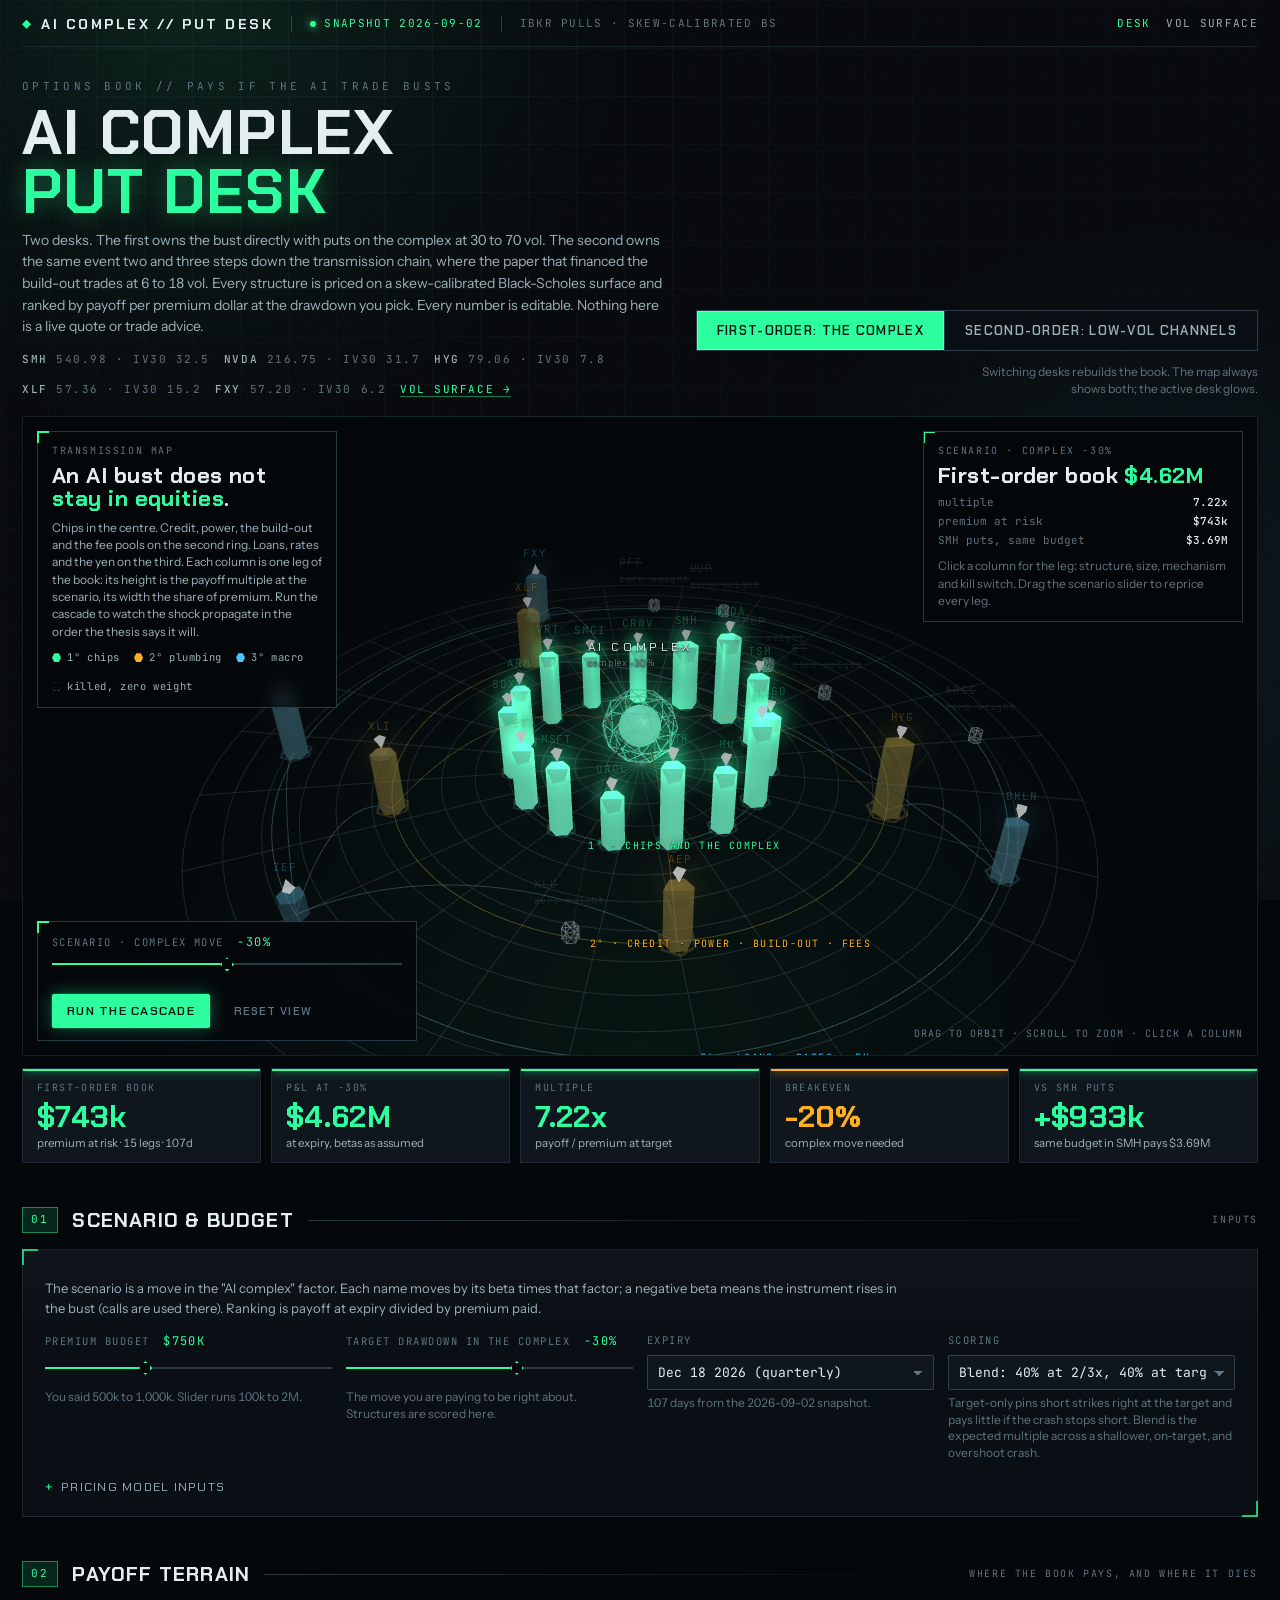
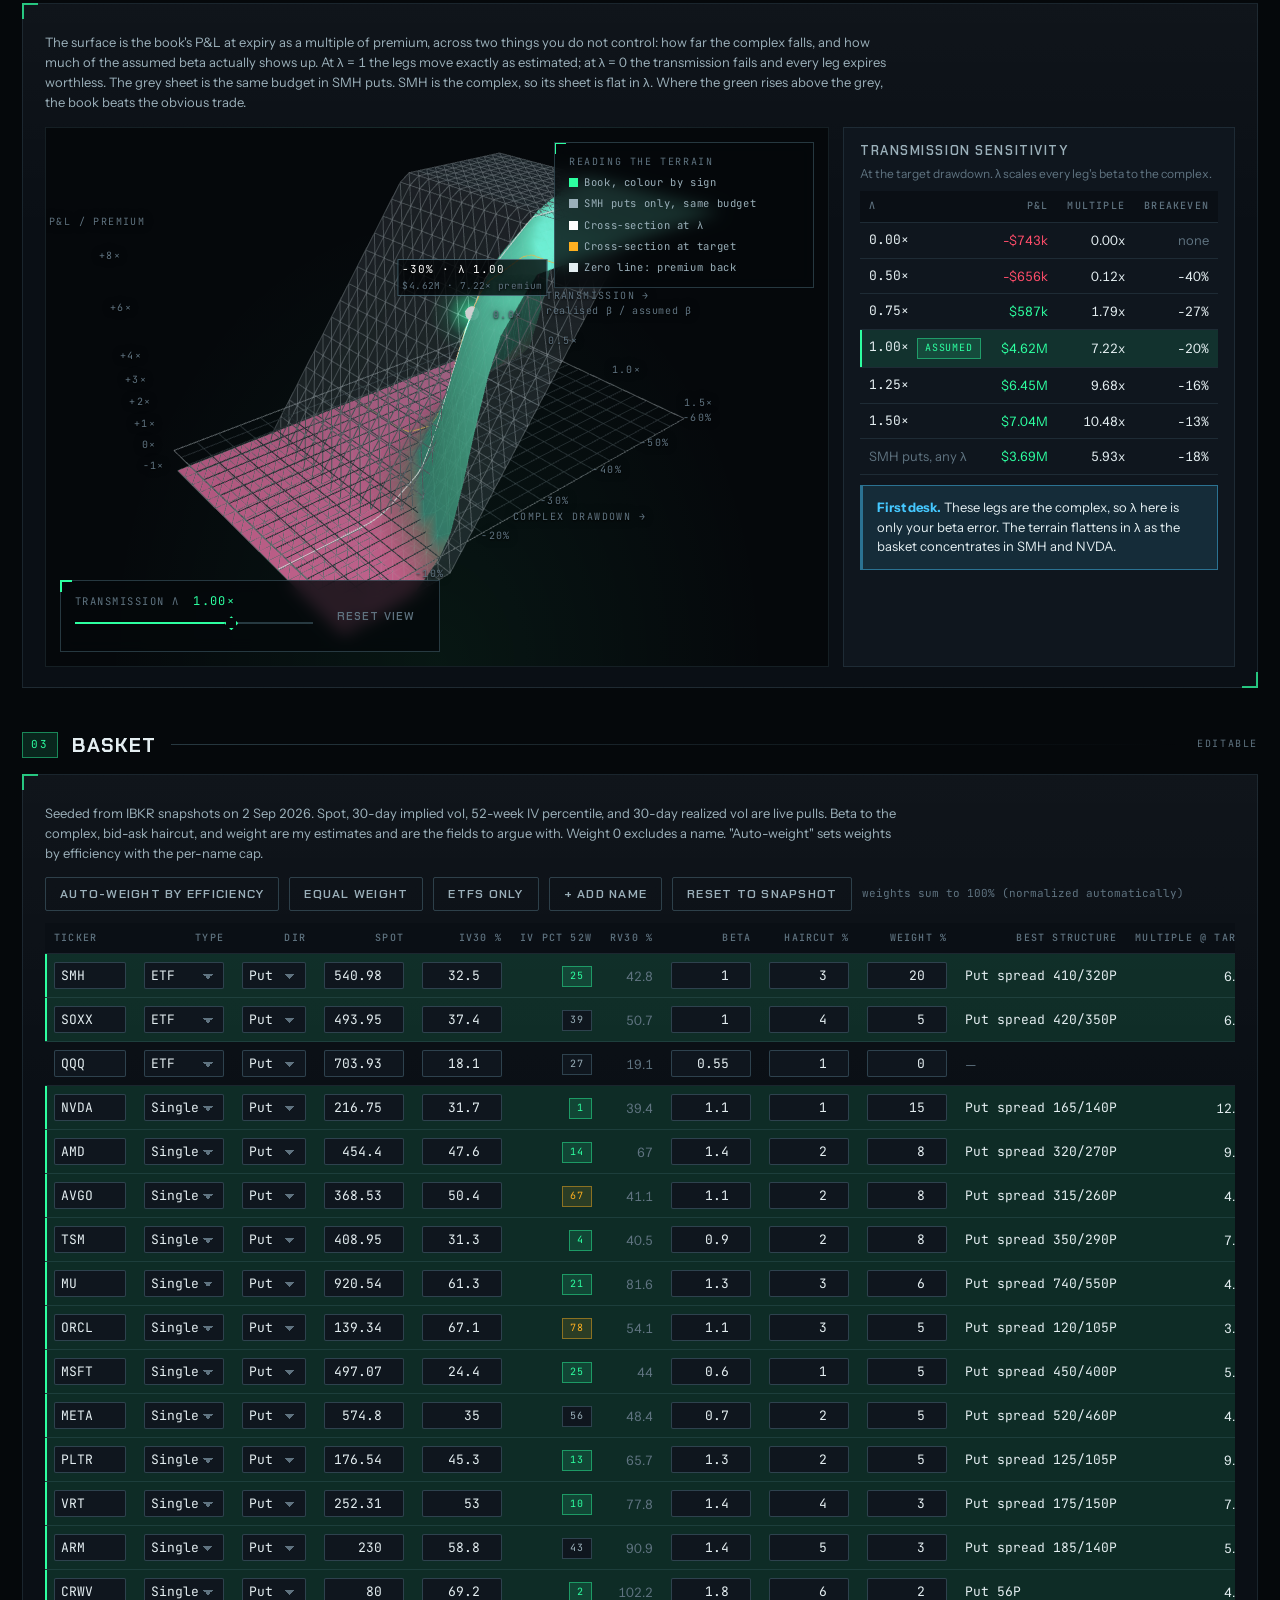
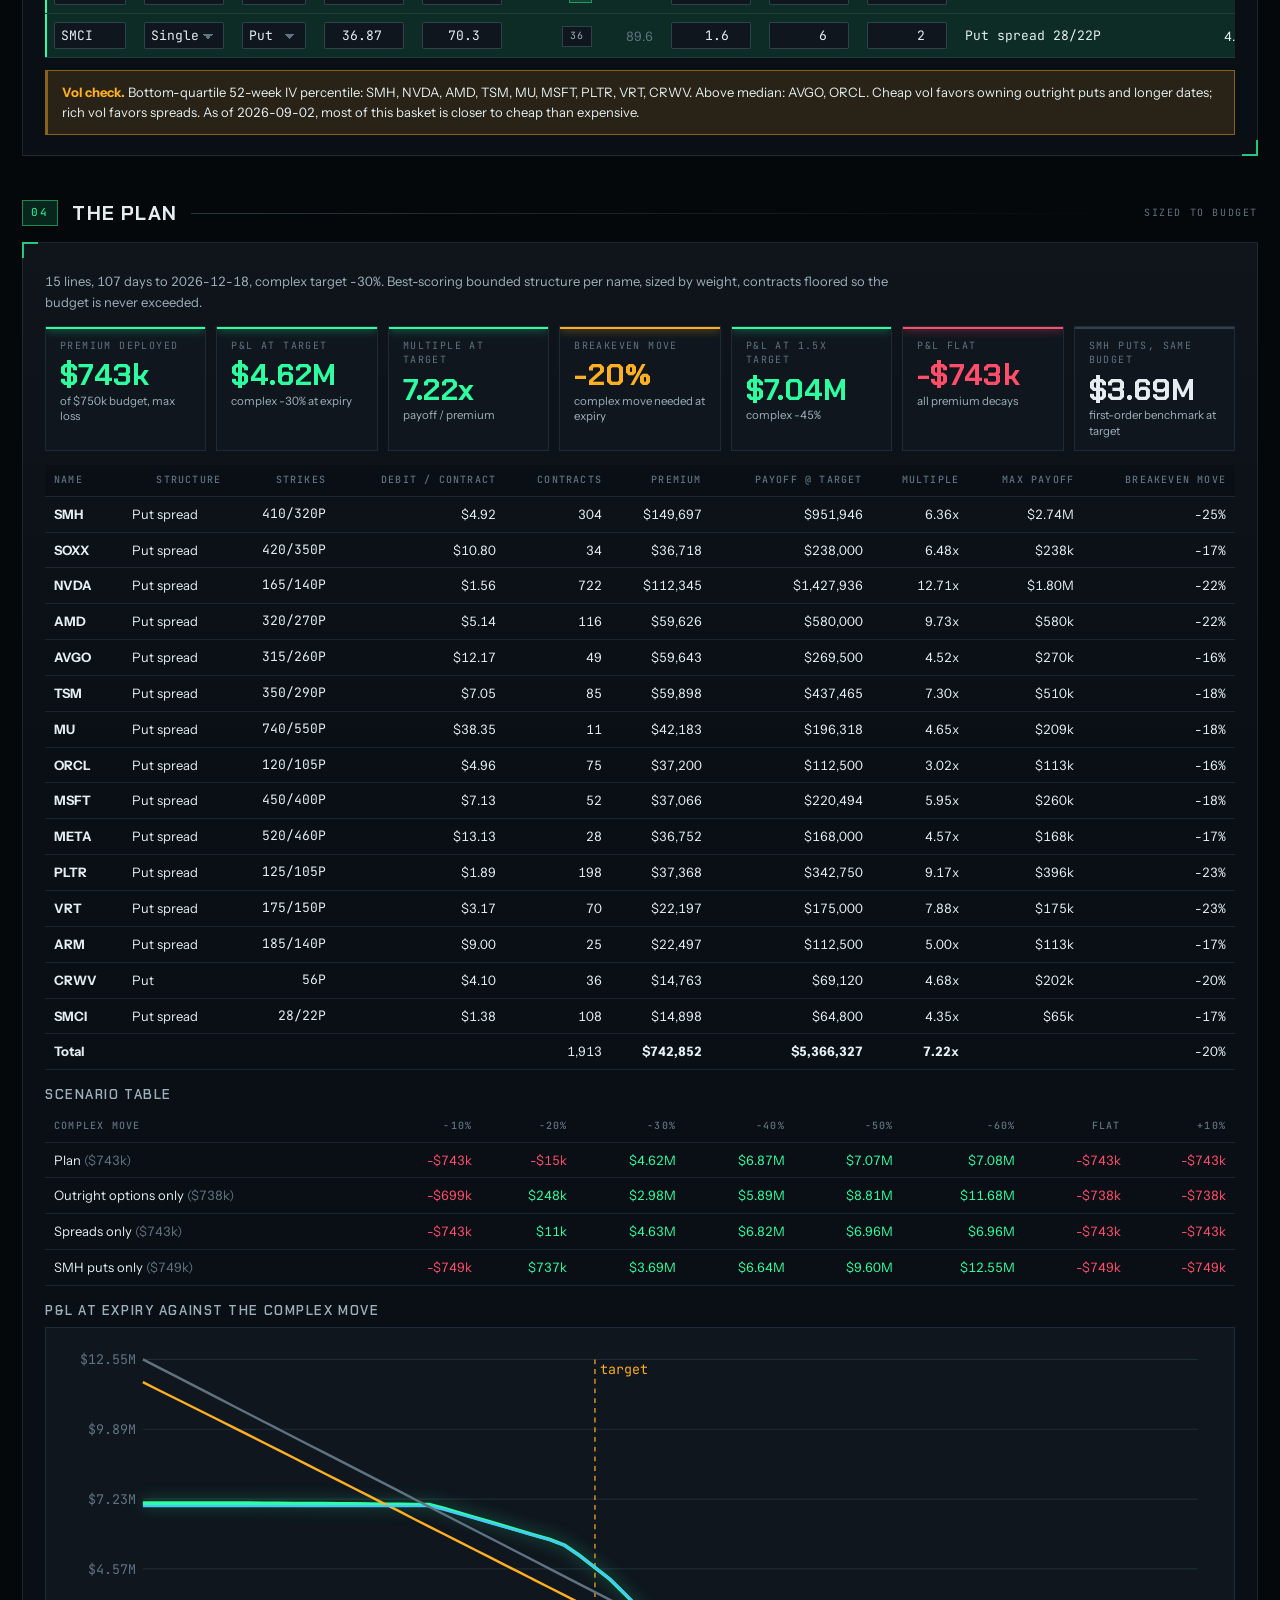
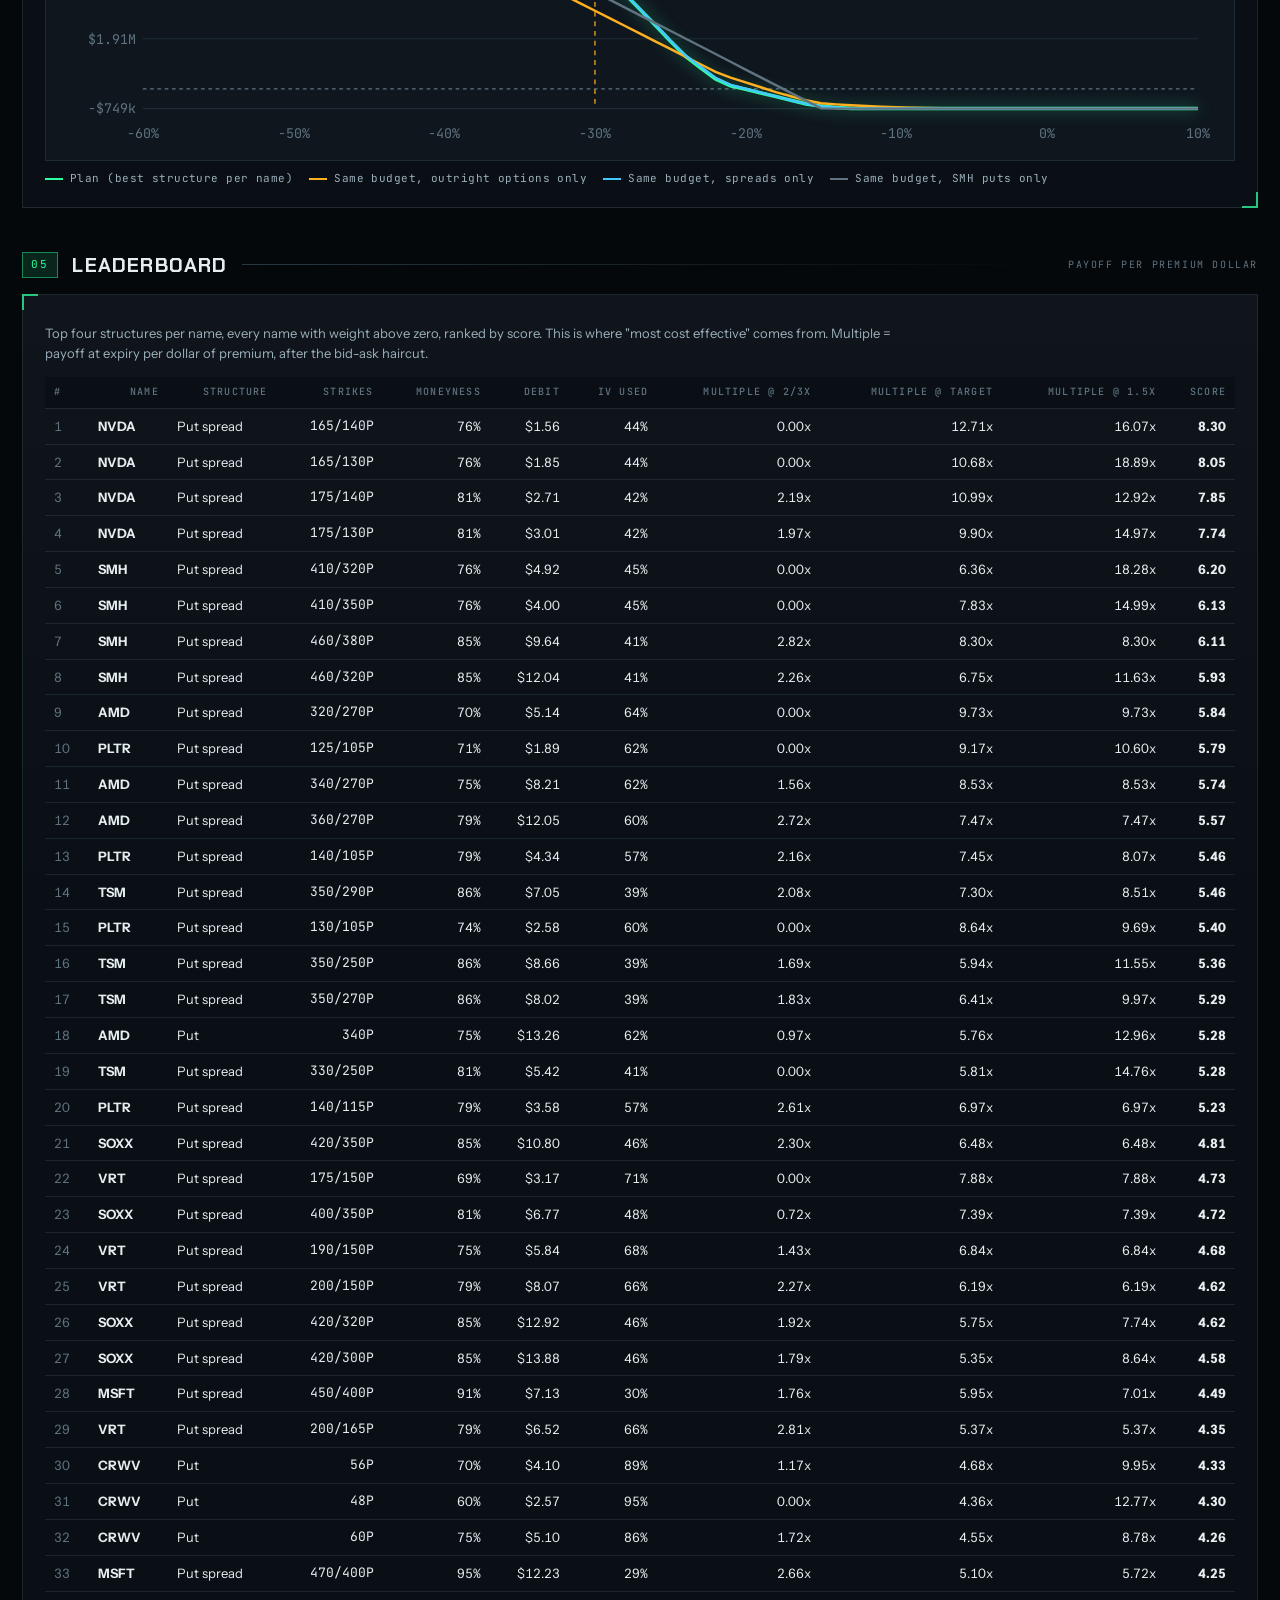
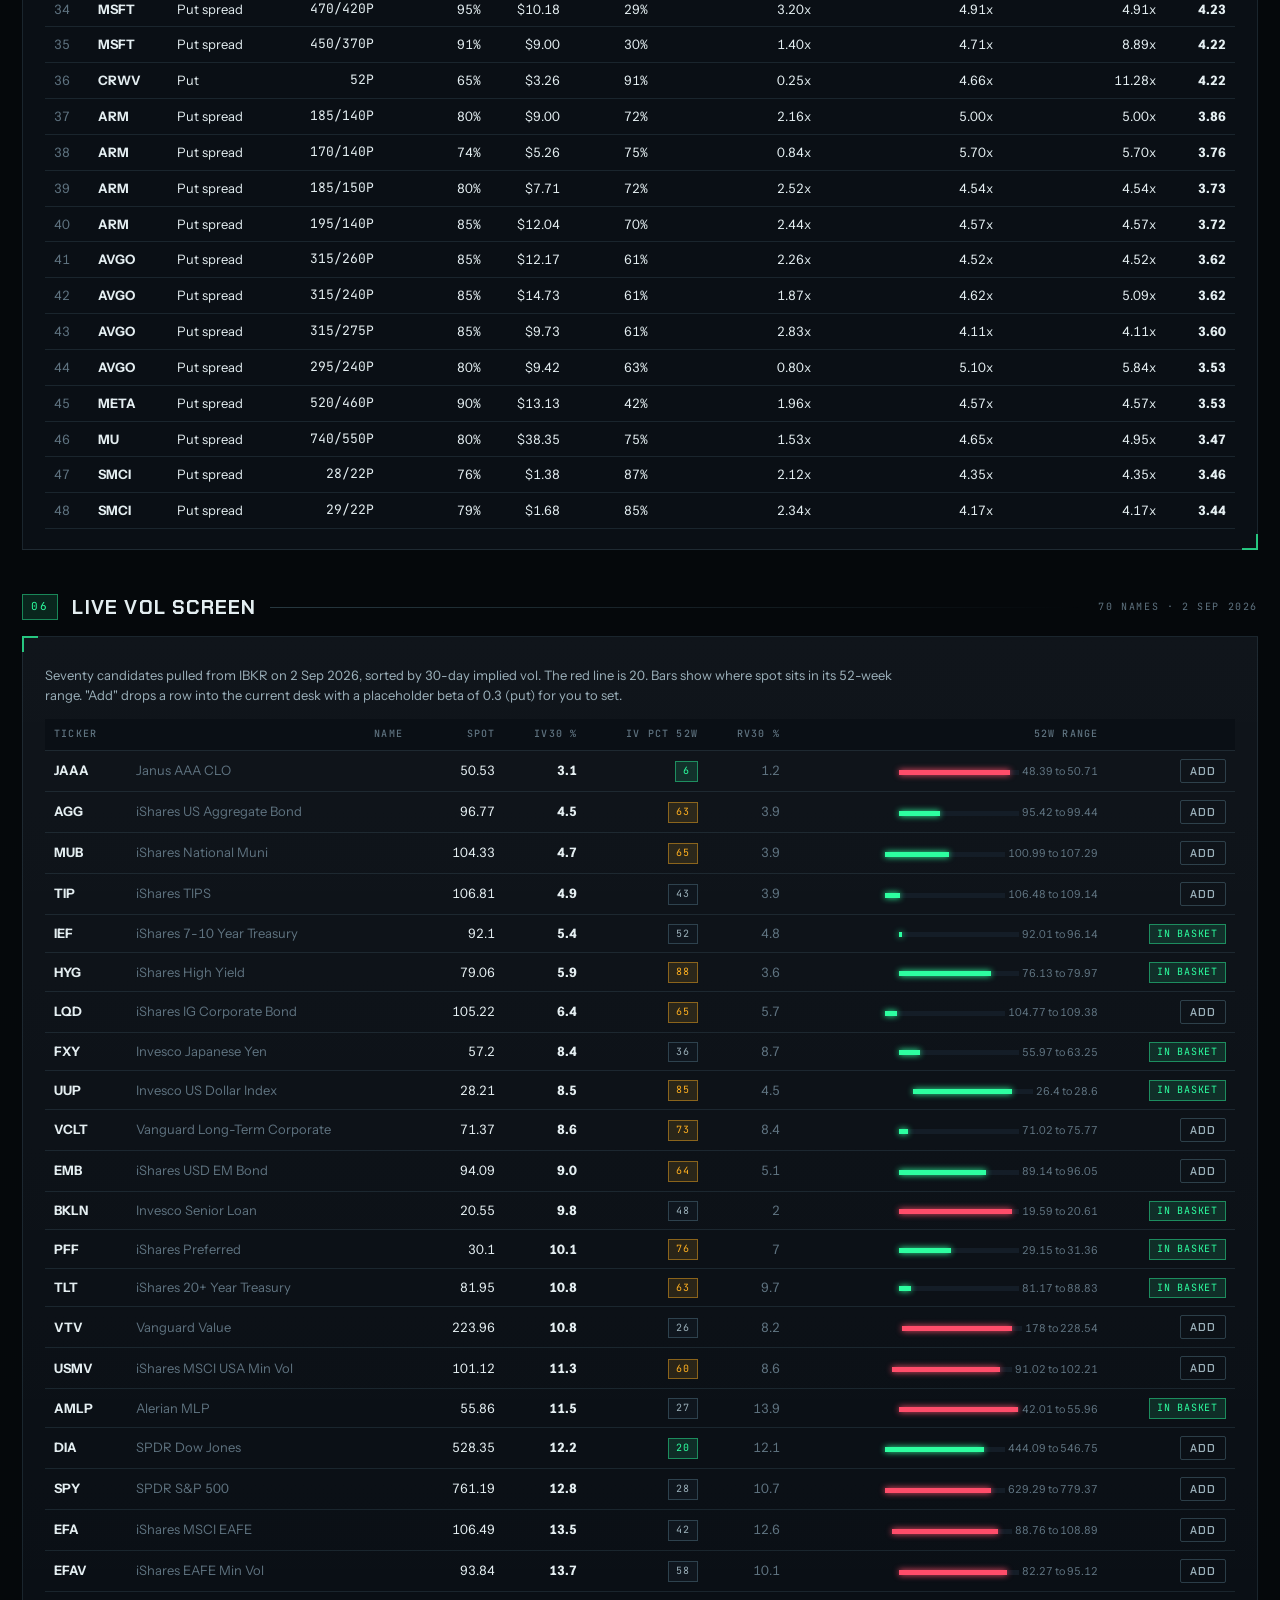
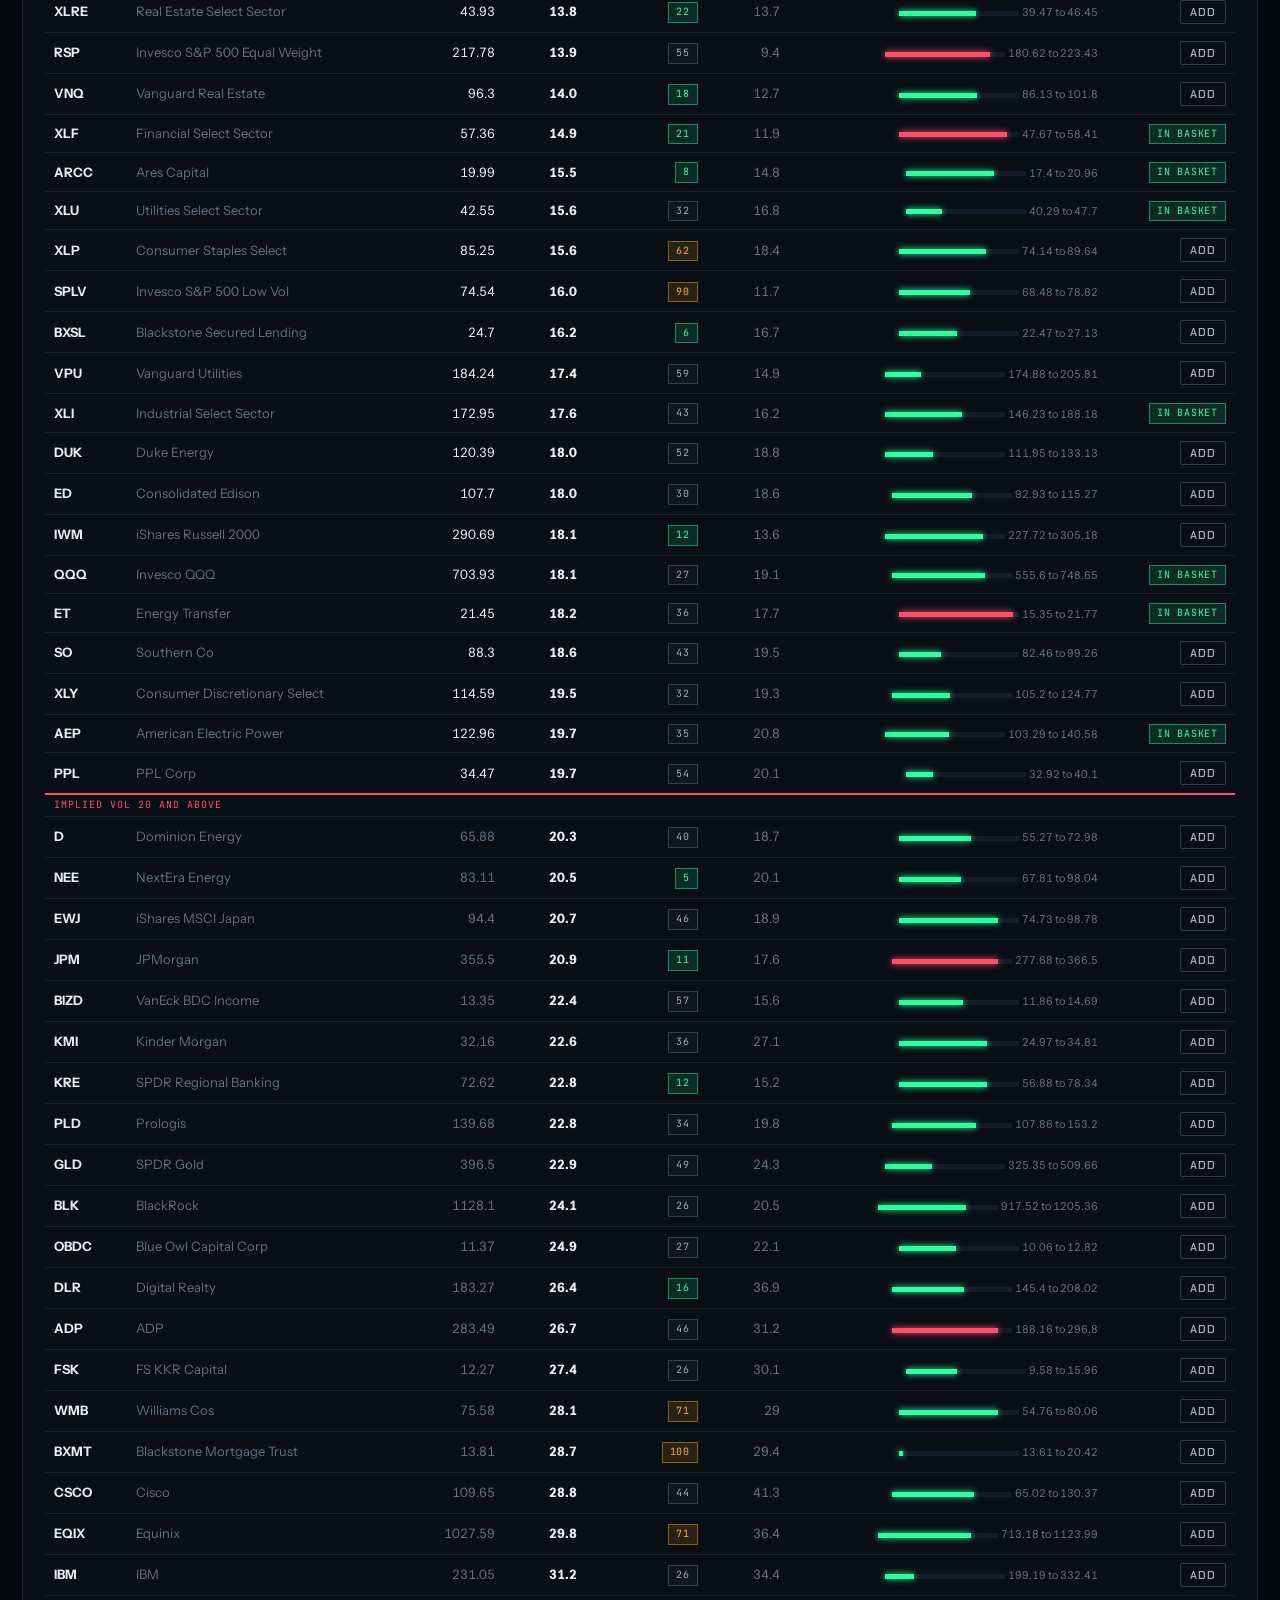
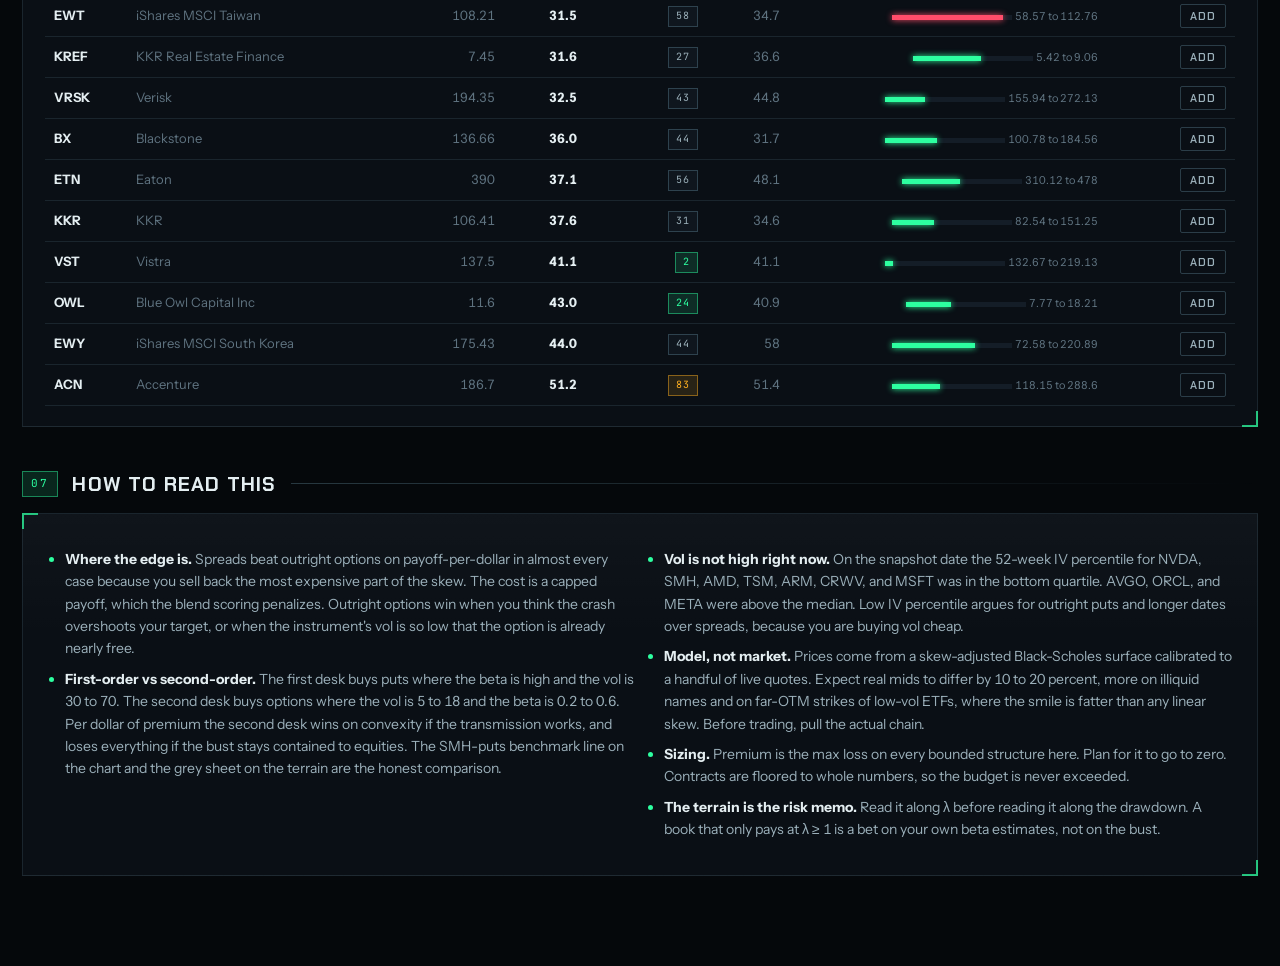
<file: index.html>
<!doctype html>
<html lang="en">
<head>
<meta charset="UTF-8" />
<meta name="viewport" content="width=device-width, initial-scale=1.0" />
<meta name="theme-color" content="#05080b" />
<meta name="robots" content="noindex" />
<title>AI Complex Put Desk</title>
<link rel="preconnect" href="https://fonts.googleapis.com" />
<link rel="preconnect" href="https://fonts.gstatic.com" crossorigin />
<link href="https://fonts.googleapis.com/css2?family=Chakra+Petch:wght@500;600;700&family=Instrument+Sans:wght@400;500;600&family=JetBrains+Mono:wght@400;500;600&display=swap" rel="stylesheet" />
<link rel="stylesheet" href="assets/hud.css" />
<style>
  :root { --green: var(--g); --amber: var(--a); --blue: var(--b); --red: var(--r); --ink-2: var(--ink2); --ink-3: var(--ink3); --bg: var(--bg0); }
  .hero { position: relative; padding: 34px 0 0; }
  .hero-top { display: grid; grid-template-columns: 1fr auto; gap: 24px; align-items: end; margin-bottom: 18px; }
  .hero-side { display: flex; flex-direction: column; gap: 8px; align-items: flex-end; }
  .hero-side .hint { text-align: right; max-width: 280px; }
  .stage.cascade { height: 640px; }
  .stage.terrain { height: 540px; }
  .hud.tl .hudbox { width: 300px; }
  .hud.tr .hudbox { width: 320px; max-height: calc(100% - 28px); overflow: auto; }
  .hud.bl .hudbox { width: 380px; }
  .hudbox .fed { margin-top: 8px; font-size: 11.5px; }
  .hudbox .fed div { padding: 3px 0; border-top: 1px dashed var(--line); color: var(--ink2); }
  .hudbox .fed b { color: var(--ink); font-weight: 500; }
  .hudbox .why { font-size: 11.5px; color: var(--ink2); margin-top: 8px; line-height: 1.45; }
  .hudbox .kill { font-size: 11.5px; color: var(--ink2); margin-top: 6px; border-left: 2px solid var(--r); padding-left: 8px; }
  .hudbox .kill b { color: var(--r); }
  .hudbox .pills { margin: 6px 0 0; display: flex; gap: 6px; flex-wrap: wrap; }
  .mobile-card { display: none; margin-top: 10px; }
  .hero-kpis { margin-top: 12px; }
  .terrain-wrap { display: grid; grid-template-columns: minmax(0, 2fr) minmax(280px, 1fr); gap: 14px; min-width: 0; }
  .sens td.pos { color: var(--g); } .sens td.neg { color: var(--r); }
  .whyread { columns: 2; column-gap: 28px; }
  .whyread li { break-inside: avoid; margin-bottom: 8px; }
  .screen-cut td { border-top: 2px solid var(--r) !important; padding: 3px 9px !important; color: var(--r); font-family: var(--mono); font-size: 10px; text-transform: uppercase; letter-spacing: .1em; }
  .brief { display: grid; grid-template-columns: repeat(auto-fit, minmax(230px, 1fr)); gap: 12px; margin-top: 4px; }
  .brief .inset { position: relative; padding-top: 12px; }
  .brief .inset .t { font-family: var(--mono); font-size: 10px; letter-spacing: .16em; text-transform: uppercase; color: var(--ink3); margin-bottom: 6px; }
  .brief .inset .t.g { color: var(--g); } .brief .inset .t.a { color: var(--a); } .brief .inset .t.r { color: var(--r); } .brief .inset .t.b { color: var(--b); }
  .brief .inset p { margin: 0; font-size: 13px; line-height: 1.5; color: var(--ink2); }
  .brief .inset p b { color: var(--ink); }
  @media (max-width: 1000px) { .terrain-wrap { grid-template-columns: minmax(0, 1fr); } .whyread { columns: 1; } }
  @media (max-width: 760px) {
    .hero-top { grid-template-columns: 1fr; } .hero-side { align-items: flex-start; } .hero-side .hint { text-align: left; }
    .stage.cascade { height: 440px; } .stage.terrain { height: 420px; }
    .hud.tl, .hud.tr { display: none; } .mobile-card { display: block; }
    .hud.bl { left: 12px; right: 12px; bottom: 12px; } .hud.bl .hudbox { width: auto; }
    .stagectl .sl { min-width: 150px; }
    .hud.br { display: none; }
  }
</style>
</head>
<body>
<div class="atmo"><div class="grid"></div><div class="glow"></div><div class="glow b"></div><div class="scan"></div><div class="noise"></div></div>
<div class="wrap">
  <div class="topbar reveal">
    <a class="brand" href="index.html"><i></i>AI Complex // Put Desk</a>
    <span class="sep"></span><span class="live">Snapshot 2026-09-02</span>
    <span class="sep hm"></span><span class="hm">IBKR pulls · skew-calibrated BS</span>
    <span class="spacer"></span>
    <nav><a href="index.html" class="on">Desk</a><a href="vol.html">Vol surface</a></nav>
  </div>

  <header class="hero reveal d1">
    <div class="scanline"></div>
    <div class="hero-top">
      <div>
        <h1><small>Options book // pays if the AI trade busts</small>AI Complex<br><span>Put Desk</span></h1>
        <p class="sub">Two desks. The first owns the bust directly with puts on the complex at 30 to 70 vol. The second owns the same event two and three steps down the transmission chain, where the paper that financed the build-out trades at 6 to 18 vol. Every structure is priced on a skew-calibrated Black-Scholes surface and ranked by payoff per premium dollar at the drawdown you pick. Every number is editable. Nothing here is a live quote or trade advice.</p>
        <div class="tape"><span><b>SMH</b> 540.98 · IV30 32.5</span><span><b>NVDA</b> 216.75 · IV30 31.7</span><span><b>HYG</b> 79.06 · IV30 7.8</span><span><b>XLF</b> 57.36 · IV30 15.2</span><span><b>FXY</b> 57.20 · IV30 6.2</span><span><a href="vol.html">Vol surface &rarr;</a></span></div>
      </div>
      <div class="hero-side">
        <div class="desks" id="desks"><button data-desk="first">First-order: the complex</button><button data-desk="second" class="second">Second-order: low-vol channels</button></div>
        <div class="hint">Switching desks rebuilds the book. The map always shows both; the active desk glows.</div>
      </div>
    </div>

    <div class="stage cascade" id="cascade">
      <canvas></canvas>
      <div class="hud tl"><div class="hudbox">
        <div class="t">Transmission map</div>
        <div class="big">An AI bust does not <span>stay in equities</span>.</div>
        <p>Chips in the centre. Credit, power, the build-out and the fee pools on the second ring. Loans, rates and the yen on the third. Each column is one leg of the book: its height is the payoff multiple at the scenario, its width the share of premium. Run the cascade to watch the shock propagate in the order the thesis says it will.</p>
        <div class="leg3d" style="margin-top:10px"><span><i class="hex" style="background:var(--g)"></i>1° chips</span><span><i class="hex" style="background:var(--a)"></i>2° plumbing</span><span><i class="hex" style="background:var(--b)"></i>3° macro</span><span><i class="hex ghost"></i>killed, zero weight</span></div>
      </div></div>
      <div class="hud tr"><div class="hudbox" id="cardDesk"></div></div>
      <div class="hud bl"><div class="hudbox stagectl">
        <div class="sl"><label class="f">Scenario · complex move <span class="val" id="shockVal">-30%</span></label><input type="range" id="shock" min="-60" max="0" step="1" value="-30" /></div>
        <button class="primary" id="runCascade">Run the cascade</button>
        <button class="ghost small" id="resetCascade">Reset view</button>
      </div></div>
      <div class="hud br"><div class="hint keys">drag to orbit · scroll to zoom · click a column</div></div>
    </div>
    <div class="hudbox mobile-card" id="cardMobile"></div>
    <div class="kpis hero-kpis" id="heroKpis"></div>
  </header>

  <div class="sec reveal d2"><span class="idx">01</span><h2>Scenario &amp; budget</h2><span class="rule"></span><span class="tag">inputs</span></div>
  <section class="panel reveal d2">
    <p class="sub">The scenario is a move in the "AI complex" factor. Each name moves by its beta times that factor; a negative beta means the instrument rises in the bust (calls are used there). Ranking is payoff at expiry divided by premium paid.</p>
    <div class="grid g4">
      <div>
        <label class="f">Premium budget <span class="val" id="budgetVal"></span></label>
        <input type="range" id="budget" min="100000" max="2000000" step="25000" value="750000" />
        <div class="hint">You said 500k to 1,000k. Slider runs 100k to 2M.</div>
      </div>
      <div>
        <label class="f">Target drawdown in the complex <span class="val" id="targetVal"></span></label>
        <input type="range" id="target" min="-60" max="-10" step="1" value="-30" />
        <div class="hint">The move you are paying to be right about. Structures are scored here.</div>
      </div>
      <div>
        <label class="f">Expiry</label>
        <select id="expiry"></select>
        <div class="hint" id="expiryHint"></div>
      </div>
      <div>
        <label class="f">Scoring</label>
        <select id="scoring">
          <option value="target">Payoff at target only</option>
          <option value="blend" selected>Blend: 40% at 2/3x, 40% at target, 20% at 1.5x</option>
        </select>
        <div class="hint">Target-only pins short strikes right at the target and pays little if the crash stops short. Blend is the expected multiple across a shallower, on-target, and overshoot crash.</div>
      </div>
    </div>
    <details style="margin-top:16px">
      <summary>Pricing model inputs</summary>
      <div class="grid g4" style="margin-top:12px">
        <div><label class="f">Risk-free rate %</label><input type="number" id="rate" value="4.0" step="0.1" /></div>
        <div><label class="f">Skew slope (vol pts per unit log-moneyness)</label><input type="number" id="skew" value="-0.28" step="0.01" /><div class="hint">Calibrated from live SMH and NVDA Dec-26 put mids on 2 Sep 2026: SMH about -0.30, NVDA about -0.24. Scaled by sqrt(107 / days) so longer dates are flatter. Each row carries a skew multiplier; bond and FX ETFs use a much flatter smile.</div></div>
        <div><label class="f">Term-structure exponent</label><input type="number" id="term" value="0.08" step="0.01" /><div class="hint">ATM IV at T = IV30 x (days / 30) ^ exponent. Live fit was 0.05 (SMH) to 0.12 (NVDA).</div></div>
        <div><label class="f">Allow 1x2 ratio spreads</label><select id="ratio"><option value="0" selected>No (bounded risk only)</option><option value="1">Yes (naked short tail)</option></select><div class="hint">Ratios are the cheapest way to own a specific window, and they lose money in a real crash. Off by default.</div></div>
        <div><label class="f">Max weight per name %</label><input type="number" id="maxw" value="30" step="5" min="5" max="100" /></div>
        <div><label class="f">Min moneyness %</label><input type="number" id="minm" value="60" step="5" min="30" max="95" /><div class="hint">Deepest put strike considered, as a % of spot. Calls mirror this above spot.</div></div>
        <div><label class="f">Max moneyness %</label><input type="number" id="maxm" value="95" step="5" min="50" max="100" /></div>
        <div><label class="f">Min premium per contract $</label><input type="number" id="minprem" value="0.40" step="0.1" /><div class="hint">Filters out lottery tickets where the bid-ask is the whole trade. Low-vol ETFs price in cents, so this is lowered automatically on the second-order desk.</div></div>
        <div><label class="f">Max implied vol % (0 = off)</label><input type="number" id="maxiv" value="0" step="1" min="0" /><div class="hint">Excludes any name whose IV30 is above this. The second-order desk defaults to 20.</div></div>
      </div>
    </details>
  </section>

  <div class="sec reveal d3"><span class="idx">02</span><h2>Payoff terrain</h2><span class="rule"></span><span class="tag">where the book pays, and where it dies</span></div>
  <section class="panel reveal d3">
    <p class="sub">The surface is the book's P&amp;L at expiry as a multiple of premium, across two things you do not control: how far the complex falls, and how much of the assumed beta actually shows up. At λ = 1 the legs move exactly as estimated; at λ = 0 the transmission fails and every leg expires worthless. The grey sheet is the same budget in SMH puts. SMH is the complex, so its sheet is flat in λ. Where the green rises above the grey, the book beats the obvious trade.</p>
    <div class="terrain-wrap">
      <div class="stage terrain" id="terrain">
        <canvas></canvas>
        <div class="hud bl"><div class="hudbox stagectl">
          <div class="sl"><label class="f">Transmission λ <span class="val" id="lamVal">1.00×</span></label><input type="range" id="lam" min="0" max="1.5" step="0.05" value="1" /></div>
          <button class="ghost small" id="resetTerrain">Reset view</button>
        </div></div>
        <div class="hud tr"><div class="hudbox" style="width:260px"><div class="t">Reading the terrain</div><div class="leg3d" style="flex-direction:column;gap:6px"><span><i style="background:var(--g)"></i>Book, colour by sign</span><span><i style="background:#9bb0ba"></i>SMH puts only, same budget</span><span><i style="background:#fff"></i>Cross-section at λ</span><span><i style="background:var(--a)"></i>Cross-section at target</span><span><i style="background:var(--ink)"></i>Zero line: premium back</span></div></div></div>
      </div>
      <div class="inset">
        <h3 style="margin-top:0">Transmission sensitivity</h3>
        <div class="hint" style="margin-bottom:8px">At the target drawdown. λ scales every leg's beta to the complex.</div>
        <div class="scroll"><table class="out sens" id="sens"><thead><tr><th>λ</th><th>P&amp;L</th><th>Multiple</th><th>Breakeven</th></tr></thead><tbody></tbody></table></div>
        <div id="sensNote"></div>
      </div>
    </div>
  </section>

  <div class="sec" id="thesisSec"><span class="idx">03</span><h2>The trade: short the financing, not the chips</h2><span class="rule"></span><span class="tag">thesis</span></div>
  <section class="panel a" id="thesisPanel" hidden>
    <div class="thesis" id="thesisText"></div>
    <h3>Transmission chain</h3>
    <div class="chain" id="chainList"></div>
    <div class="dossier">
      <div class="inset"><h3>Why nobody has this on</h3><ul id="whyList"></ul></div>
      <div class="inset kill"><h3>What kills it</h3><ul id="killList"></ul></div>
    </div>
  </section>

  <div class="sec"><span class="idx">04</span><h2 id="basketTitle">Basket</h2><span class="rule"></span><span class="tag">editable</span></div>
  <section class="panel">
    <p class="sub" id="basketSub"></p>
    <div class="row" style="margin-bottom:12px">
      <button id="autow">Auto-weight by efficiency</button>
      <button id="eqw">Equal weight</button>
      <button id="etfw" data-first-only>ETFs only</button>
      <button id="addrow">+ Add name</button>
      <button id="reset">Reset to snapshot</button>
      <span class="muted mono" style="font-size:11px" id="wsum"></span>
    </div>
    <div class="scroll"><table class="out" id="basket">
      <thead><tr>
        <th>Ticker</th><th>Type</th><th>Dir</th><th>Spot</th><th>IV30 %</th><th>IV pct 52w</th><th>RV30 %</th><th>Beta</th><th>Haircut %</th><th>Weight %</th><th>Best structure</th><th>Multiple @ target</th><th></th>
      </tr></thead>
      <tbody></tbody>
    </table></div>
    <div id="ivnote"></div>
  </section>

  <div class="sec"><span class="idx">05</span><h2>The plan</h2><span class="rule"></span><span class="tag">sized to budget</span></div>
  <section class="panel">
    <p class="sub" id="plansub"></p>
    <div class="kpis" id="kpis"></div>
    <div class="scroll" style="margin-top:14px"><table class="out" id="plan">
      <thead><tr><th>Name</th><th>Structure</th><th>Strikes</th><th>Debit / contract</th><th>Contracts</th><th>Premium</th><th>Payoff @ target</th><th>Multiple</th><th>Max payoff</th><th>Breakeven move</th></tr></thead>
      <tbody></tbody>
    </table></div>
    <h3>Scenario table</h3>
    <div class="scroll"><table class="out" id="scen">
      <thead><tr><th>Complex move</th><th>-10%</th><th>-20%</th><th>-30%</th><th>-40%</th><th>-50%</th><th>-60%</th><th>Flat</th><th>+10%</th></tr></thead>
      <tbody></tbody>
    </table></div>
    <h3>P&amp;L at expiry against the complex move</h3>
    <div class="chart" id="chart"></div>
    <div class="legend"><span><i style="background:var(--g)"></i>Plan (best structure per name)</span><span><i style="background:var(--a)"></i>Same budget, outright options only</span><span><i style="background:var(--b)"></i>Same budget, spreads only</span><span><i style="background:var(--ink3)"></i>Same budget, SMH puts only</span></div>
    <div id="warnings"></div>
  </section>

  <div class="sec" id="legsSec"><span class="idx">06</span><h2>Leg by leg</h2><span class="rule"></span><span class="tag">mechanism · kill switch</span></div>
  <section class="panel b" id="legsPanel" hidden>
    <p class="sub">Each leg's mechanism, the order of effect, and the kill switch. Betas are consensus estimates from the research pass; the refutation notes say where they are soft.</p>
    <div class="scroll"><table class="out" id="legs">
      <thead><tr><th>Leg</th><th>Order</th><th>Channel</th><th>Vol used</th><th>Beta</th><th>Mechanism</th><th>Kill switch</th></tr></thead>
      <tbody></tbody>
    </table></div>
  </section>

  <div class="sec"><span class="idx">07</span><h2>Leaderboard</h2><span class="rule"></span><span class="tag">payoff per premium dollar</span></div>
  <section class="panel">
    <p class="sub">Top four structures per name, every name with weight above zero, ranked by score. This is where "most cost effective" comes from. Multiple = payoff at expiry per dollar of premium, after the bid-ask haircut.</p>
    <div class="scroll"><table class="out" id="board">
      <thead><tr><th>#</th><th>Name</th><th>Structure</th><th>Strikes</th><th>Moneyness</th><th>Debit</th><th>IV used</th><th>Multiple @ 2/3x</th><th>Multiple @ target</th><th>Multiple @ 1.5x</th><th>Score</th></tr></thead>
      <tbody></tbody>
    </table></div>
  </section>

  <div class="sec"><span class="idx">08</span><h2>Live vol screen</h2><span class="rule"></span><span class="tag">70 names · 2 Sep 2026</span></div>
  <section class="panel" id="screenPanel">
    <p class="sub">Seventy candidates pulled from IBKR on 2 Sep 2026, sorted by 30-day implied vol. The red line is 20. Bars show where spot sits in its 52-week range. "Add" drops a row into the current desk with a placeholder beta of 0.3 (put) for you to set.</p>
    <div class="scroll"><table class="out" id="screen">
      <thead><tr><th>Ticker</th><th>Name</th><th>Spot</th><th>IV30 %</th><th>IV pct 52w</th><th>RV30 %</th><th>52w range</th><th></th></tr></thead>
      <tbody></tbody>
    </table></div>
  </section>

  <div class="sec"><span class="idx">09</span><h2>How to read this</h2><span class="rule"></span></div>
  <section class="panel">
    <ul class="whyread">
      <li><b>Where the edge is.</b> Spreads beat outright options on payoff-per-dollar in almost every case because you sell back the most expensive part of the skew. The cost is a capped payoff, which the blend scoring penalizes. Outright options win when you think the crash overshoots your target, or when the instrument's vol is so low that the option is already nearly free.</li>
      <li><b>First-order vs second-order.</b> The first desk buys puts where the beta is high and the vol is 30 to 70. The second desk buys options where the vol is 5 to 18 and the beta is 0.2 to 0.6. Per dollar of premium the second desk wins on convexity if the transmission works, and loses everything if the bust stays contained to equities. The SMH-puts benchmark line on the chart and the grey sheet on the terrain are the honest comparison.</li>
      <li><b>Vol is not high right now.</b> On the snapshot date the 52-week IV percentile for NVDA, SMH, AMD, TSM, ARM, CRWV, and MSFT was in the bottom quartile. AVGO, ORCL, and META were above the median. Low IV percentile argues for outright puts and longer dates over spreads, because you are buying vol cheap.</li>
      <li><b>Model, not market.</b> Prices come from a skew-adjusted Black-Scholes surface calibrated to a handful of live quotes. Expect real mids to differ by 10 to 20 percent, more on illiquid names and on far-OTM strikes of low-vol ETFs, where the smile is fatter than any linear skew. Before trading, pull the actual chain.</li>
      <li><b>Sizing.</b> Premium is the max loss on every bounded structure here. Plan for it to go to zero. Contracts are floored to whole numbers, so the budget is never exceeded.</li>
      <li><b>The terrain is the risk memo.</b> Read it along λ before reading it along the drawdown. A book that only pays at λ ≥ 1 is a bet on your own beta estimates, not on the bust.</li>
    </ul>
  </section>
</div>

<script src="assets/three.min.js"></script>
<script src="assets/scene.js"></script>
<script src="assets/desk3d.js"></script>
<script>
(() => {
'use strict';
// ---------- Snapshot: IBKR pulls on 2026-09-02 (intraday). ----------
const SNAPSHOT_DATE = '2026-09-02';
// ticker, type, spot, iv30, ivPct52, rv30, beta, haircut%, weight%
const SEED_FIRST = [
  ['SMH',  'ETF', 540.98, 32.5, 25, 42.8, 1.00, 3, 20],
  ['SOXX', 'ETF', 493.95, 37.4, 39, 50.7, 1.00, 4, 5],
  ['QQQ',  'ETF', 703.93, 18.1, 27, 19.1, 0.55, 1, 0],
  ['NVDA', 'Single', 216.75, 31.7, 1, 39.4, 1.10, 1, 15],
  ['AMD',  'Single', 454.40, 47.6, 14, 67.0, 1.40, 2, 8],
  ['AVGO', 'Single', 368.53, 50.4, 67, 41.1, 1.10, 2, 8],
  ['TSM',  'Single', 408.95, 31.3, 4, 40.5, 0.90, 2, 8],
  ['MU',   'Single', 920.54, 61.3, 21, 81.6, 1.30, 3, 6],
  ['ORCL', 'Single', 139.34, 67.1, 78, 54.1, 1.10, 3, 5],
  ['MSFT', 'Single', 497.07, 24.4, 25, 44.0, 0.60, 1, 5],
  ['META', 'Single', 574.80, 35.0, 56, 48.4, 0.70, 2, 5],
  ['PLTR', 'Single', 176.54, 45.3, 13, 65.7, 1.30, 2, 5],
  ['VRT',  'Single', 252.31, 53.0, 10, 77.8, 1.40, 4, 3],
  ['ARM',  'Single', 230.00, 58.8, 43, 90.9, 1.40, 5, 3],
  ['CRWV', 'Single', 80.00, 69.2, 2, 102.2, 1.80, 6, 2],
  ['SMCI', 'Single', 36.87, 70.3, 36, 89.6, 1.60, 6, 2],
].map(r => ({ t: r[0], type: r[1], spot: r[2], iv: r[3], ivp: r[4], rv: r[5], beta: r[6], hc: r[7], w: r[8], dir: 'put', sk: 1 }));
// Second-order desk. dir: put or call. beta: expected move / complex move (negative = rises in the bust).
// sk: skew multiplier (bond and FX smiles are far flatter than equity skew). order: 2nd or 3rd order effect.
const SEED_SECOND = [
  { t: "HYG", name: "iShares High Yield Corporate Bond", type: "ETF", spot: 79.06, iv: 7.8, ivp: 88, rv: 3.6, beta: 0.3, hc: 2, w: 25, dir: "put", cal: "Fit to Dec-26 70 to 78 puts: OTM puts imply 10 to 14 vol", sk: 1.4, order: 2, channel: "Credit",
    why: "HYG sits at a 52-week high with spreads near cycle tights, while 2025-26 high-yield issuance was dominated by neocloud and data-center borrowers (CoreWeave, Applied Digital, GPU-backed ABS). The largest single risk to the index is an investment-grade name: Oracle, with over $100B of debt at BBB and CDS already at BB levels, would be the biggest fallen angel in history and would land in this index. A capex bust takes HY spreads from about 280bp to 450 to 550bp with no recession required (the 2015-16 and Q4 2018 templates), and HYG fell 18 to 22 percent in 2020 and 2022. Pays with or without Fed cuts, harder without.",
    kill: "Fed cuts fast enough that duration offsets spread widening, or HY issuers have termed out maturities past 2028 and the default cycle arrives after expiry." },
  { t: "TLT", name: "iShares 20+ Year Treasury", type: "ETF", spot: 81.95, iv: 7.2, ivp: 63, rv: 9.7, beta: -0.4, hc: 1, w: 12, dir: "call", cal: "Fit to Dec-26 84 to 100 calls: OTM calls imply 10 to 17 vol", sk: -1.6, order: 3, channel: "Rates",
    why: "Long-end expression of the rate cut: AI capex is roughly 1.5 points of GDP investment growth plus the wealth effect behind consumption; remove it and the Fed path reprices 100 to 150bp lower. TLT is at a 52-week low with 20-year yields near cycle highs. Sized small: the adversarial pass argued this is the same cut bet as IEF at twice the vol with term-premium contamination, so the leg is split: IEF for robustness, TLT for convexity per dollar (the model prices TLT's spread at about 5x at target against 3 to 4x for IEF's).",
    kill: "Term-premium or fiscal panic: Congress answers the growth shock with stimulus, the long end reprices supply rather than cuts, and stocks and long bonds fall together (the 2025 pattern). Inflation re-accelerates." },
  { t: "IEF", name: "iShares 7-10 Year Treasury", type: "ETF", spot: 92.1, iv: 2.4, ivp: 52, rv: 4.8, beta: -0.18, hc: 1, w: 8, dir: "call", cal: "Fit to Mar-27 93 to 100 calls (2.7 to 5.8 vol after forward carry; IBKR headline 5.4)", sk: -1.75, order: 3, channel: "Rates",
    why: "The belly is where Fed cuts actually land. A capex bust removes about a point of GDP investment growth and a 0.6 percent-of-GDP wealth-effect hit, pushing the Fed from 'at neutral' to 100 to 150bp of cuts over six months: the 2-year falls 100 to 125bp, the 10-year 70 to 90bp in a bull steepener, and IEF's 7.3 duration delivers 5 to 7 percent. Unlike TLT it carries none of the long-end term premium that made bonds fall with equities in 2025. It is also the call leg that carries the book in a 2019-style pre-emptive Fed, when spreads stay pinned and the credit puts expire worthless.",
    kill: "Stagflationary bust: tariff, energy or AI-power-driven inflation keeps core above 3 percent and the Fed on hold. IEF calls expire worthless; HYG and XLF pay harder in that world, which is why they are sized larger." },
  { t: "AEP", name: "American Electric Power", type: "Single", spot: 122.96, iv: 19.4, ivp: 35, rv: 20.8, beta: 0.5, hc: 3, w: 10, dir: "put", cal: "Fit to Dec-26 95 to 120 puts. ATM implies 22 vol on this tenor; borderline", sk: 0.9, order: 2, channel: "Power",
    why: "The most data-center-levered regulated utility: about 24 GW of signed large-load commitments underpin a $70B capex plan and a raised 7 to 9 percent EPS growth rate. If hyperscalers freeze campus commitments, the load forecast, the rate-base growth and the premium multiple go at once. Vistra has already fallen 37 percent; AEP has not repriced and its options trade at 19.7 vol.",
    kill: "Utilities trade as bond proxies and falling rates lift the sector enough to offset the growth de-rating. Signed contracts carry take-or-pay protection that holds the forecast through expiry." },
  { t: "ARCC", name: "Ares Capital", type: "Single", spot: 19.99, iv: 24.2, ivp: 8, rv: 14.8, beta: 0.5, hc: 3, w: 0, dir: "put", cal: "Dec-26 16 to 19 puts imply 28 to 30 vol. Fails the cap", sk: 0.55, order: 3, channel: "Private credit",
    why: "The obvious private-credit short, and the market knows it: ARCC's December puts price at 28 to 30 vol against a headline 30-day figure of 15.5. Kept here at zero weight to show the trap. BXSL is the same story at 30 vol.",
    kill: "Not a vol-under-20 trade at any tenor with two-sided quotes." },
  { t: "XLI", name: "Industrial Select Sector", type: "ETF", spot: 172.95, iv: 16.2, ivp: 43, rv: 16.2, beta: 0.45, hc: 2, w: 10, dir: "put", cal: "Fit to Dec-26 140 to 165 puts", sk: 1.2, order: 2, channel: "Build-out",
    why: "Data-center construction is the largest single driver of US non-residential construction. Switchgear, transformers, turbines, cooling and gensets (Eaton, GE Vernova, Emerson, Hubbell, Caterpillar) sit inside XLI at 17.6 vol while the single names trade at 35 to 50.",
    kill: "Defense, aerospace and rail carry the index and XLI's beta to the complex stays under 0.3. Use a spread, not an outright put." },
  { t: "FXY", name: "Invesco Japanese Yen", type: "ETF", spot: 57.2, iv: 6.2, ivp: 36, rv: 8.7, beta: -0.3, hc: 2, w: 15, dir: "call", cal: "Fit to Dec-26 58 to 63 calls. Thin: open interest 5 to 3,000", sk: -1.85, order: 3, channel: "FX carry",
    why: "The yen is the funding currency of the world's most crowded long: USDJPY near 160 is held up by a 3.5 to 4 percent carry and Japanese outbound flows into US AI equities (NISA retail, GPIF, SoftBank's yen-funded OpenAI and Stargate commitments). An AI bust compresses the differential from both sides and forces repatriation. August 2024 is the template: NVDA down 27 percent mapped to USDJPY 162 to 142 in four weeks and FXY up 13 percent, with no Fed cut required. FXY is at a 52-week low at 8.4 vol: the best combination of low absolute vol, low relative vol and large expected move on the screen.",
    kill: "Dollar-haven risk-off: a China or Taiwan component to the bust makes the dollar the haven and USDJPY grinds higher despite falling equities. A BoJ pause on domestic weakness does the same. Execution: about 1,400 calls a day trade; work at mid over 5 to 10 sessions and cut size if fills come in above 11 vol." },
  { t: "XLF", name: "Financial Select Sector", type: "ETF", spot: 57.36, iv: 15.2, ivp: 21, rv: 11.9, beta: 0.5, hc: 2, w: 15, dir: "put", cal: "Fit to Mar-27 48 to 56 puts (ATM 19, 48-strike 23.5)", sk: 1.45, order: 2, channel: "Fee pools and equity beta",
    why: "The one leg that pays on equity beta alone if the Fed stays on hold, which is the book's largest correlated risk. A 30 percent AI drawdown takes the S&P down 18 to 22 percent given the complex's index weight, and XLF's beta to the index in growth-shock drawdowns is about 1 (Q4 2018: XLF down 18 on the S&P down 20). On top of beta: the 2025-26 record fee pools from hyperscaler mega-bonds, data-center ABS and neocloud deals evaporate, and bank balance sheets carry the data-center construction loans. XLF is at a 52-week high at 15 vol, the 21st percentile of its own range. Liquid enough to fill the whole allocation in a session.",
    kill: "Rotation, not liquidation: the drawdown stays narrow and money moves from tech into value and financials (the 2022 analogue, when XLF fell a third as much as QQQ). A steeper curve on cuts helps bank margins." },
  { t: "AMLP", name: "Alerian MLP", type: "ETF", spot: 55.86, iv: 13.0, ivp: 27, rv: 13.9, beta: 0.3, hc: 3, w: 0, dir: "put", cal: "Fit to Jan-27 50 and 52 puts. Thin, one-sided quotes beyond", sk: 2.0, order: 2, channel: "Gas-to-power",
    why: "Midstream re-rated 30 percent on the 'natural gas is the AI fuel' story and AMLP sits at a 52-week high at 11.5 vol. Killed by the adversarial pass and kept at zero weight: the gas-to-power narrative lives in the C-corp gas names (Williams, Kinder Morgan, Energy Transfer), not in the MLP ETF, whose vol is low because the ETF does not move (implied 11.5 against realized 13.9, 102 puts a day). Cheap because it is inert.",
    kill: "Already killed: wrong vehicle for the narrative and an illiquid put chain." },
  { t: "UUP", name: "Invesco US Dollar Index", type: "ETF", spot: 28.21, iv: 8.5, ivp: 85, rv: 4.5, beta: 0.2, hc: 2, w: 0, dir: "put", cal: "Not calibrated; options are thin", sk: 0.3, order: 3, channel: "FX flows",
    why: "Foreigners own a record share of US equities, concentrated in the AI names; an American-centric bust reverses the inflow (the April 2025 pattern, when the dollar fell with stocks). UUP is at a 52-week high. Optional: direction is contested because risk-off usually bids the dollar.",
    kill: "Classic risk-off: the dollar strengthens in the crash and the put expires worthless." },
  { t: "BKLN", name: "Invesco Senior Loan", type: "ETF", spot: 20.55, iv: 9.0, ivp: 48, rv: 2.0, beta: 0.25, hc: 3, w: 5, dir: "put", cal: "Fit to Jan-27 20 put (10.6 vol). Only the ATM strike is quoted two-sided", sk: 0.6, order: 3, channel: "Leveraged loans",
    why: "The loan index is the paper behind private-equity-owned software and the data-center borrowers that banks syndicated. Realized vol is 2 percent, the at-the-money put implies 10.6, and BKLN fell 20 percent in three weeks in 2020 and 8 percent in 2022. This is the listed way into the private-credit channel: the BDCs themselves (ARCC, BXSL) price their puts at 28 to 32 vol, so the market has already found them.",
    kill: "Loans are floating-rate and senior; a slow bust with orderly cuts leaves the index within a point of par. Only the at-the-money strike is liquid, so this is an outright put, not a spread." },
  { t: "XLU", name: "Utilities Select Sector", type: "ETF", spot: 42.55, iv: 15.8, ivp: 32, rv: 16.8, beta: 0.35, hc: 3, w: 0, dir: "put", cal: "Fit to Dec-26 40 and 42 puts", sk: 0.6, order: 2, channel: "Power",
    why: "Sector version of the AEP leg with lower vol and lower beta; the IPPs inside it (Vistra, Constellation) already broke. Optional substitute if AEP options are too thin.",
    kill: "Same as AEP: bond-proxy bid on falling rates offsets the growth de-rating." },
  { t: "ET", name: "Energy Transfer", type: "Single", spot: 21.45, iv: 18.2, ivp: 36, rv: 17.7, beta: 0.4, hc: 4, w: 0, dir: "put", cal: "Not calibrated", sk: 0.7, order: 2, channel: "Gas-to-power",
    why: "Single-name gas-to-power leg: Cloudburst and other direct data-center gas supply deals in Texas. Killed by the adversarial pass: implied vol equals realized, the stock has spent a year grinding up in a 1 percent-a-day band, and contracted volumes plus LNG demand carry cash flows regardless of the data-center backlog. Cheap because it does not move.",
    kill: "Already killed on mechanism." },
  { t: "PFF", name: "iShares Preferred & Income", type: "ETF", spot: 30.1, iv: 17.4, ivp: 76, rv: 7.0, beta: 0.25, hc: 3, w: 0, dir: "put", cal: "Jan-27 26 put at 21 vol, one-sided quotes. Illiquid", sk: 0.35, order: 3, channel: "Bank capital",
    why: "Junior bank capital reprices on capital-markets fee loss and data-center construction provisions. Optional; overlaps with HYG.",
    kill: "Bank capital is strong; preferreds trade on rates more than on credit and rally with cuts." },
];
const THESIS = {
 "thesis": "The AI build-out flipped from cash-funded to debt-funded in 2025 and 2026: record hyperscaler bond deals, CoreWeave-style high yield, GPU-backed ABS, private-credit vehicles for campuses, and regulated utilities raising $70B capex plans against signed data-center load. Equity vol on the chips is 30 to 70. Vol on the paper and the plumbing that fund the chips is 6 to 18. <b>An AI bust does not stay in equities. It becomes a credit event, a power-demand miss, a rate cut, and a carry unwind, in that order.</b> This book buys the second and third steps of that chain where the option market is pricing a quiet year: high-yield credit, the financials that intermediated the deals, the leveraged-loan index, the most data-center-levered utility, the industrial build-out, and on the other side the belly of the Treasury curve and the yen. It never touches a semiconductor. The weights are set so the two plausible policy responses kill different halves rather than all of it: a Fed held hostage by inflation kills the IEF, TLT and FXY calls while HYG and XLF pay harder; a 2019-style pre-emptive Fed pins spreads and kills the credit puts while the calls carry the book. Every leg's vol and skew is fitted to live quotes pulled the same day, and the one channel the market has already found is left out: the listed private-credit lenders price their puts at 30 vol. Per dollar of premium it is several times more convex than SMH puts if the transmission works, and it is worth zero if the bust stays contained to Nvidia's multiple. The chart below compares it against the same budget in SMH puts.",
 "chain": [
  [
   1,
   "<b>Hyperscalers cut 2027 capex guides 20 to 30 percent.</b> NVDA, SMH, AVGO and MU fall 30 percent. This is the leg the first desk owns, at 30 to 70 vol."
  ],
  [
   2,
   "<b>Credit:</b> neocloud and data-center high-yield paper gaps wider and HYG breaks from a 52-week high. <b>Power:</b> signed large-load commitments stall, AEP's 24 GW book and the utility growth premium de-rate. <b>Build-out:</b> transformer, switchgear, turbine and cooling orders inside XLI roll over. <b>Fee pools:</b> the record ECM, DCM and structured-finance fees from hyperscaler bonds and data-center ABS evaporate and bank balance sheets carry the construction loans (XLF)."
  ],
  [
   3,
   "<b>Loans:</b> the leveraged-loan index that funded software buyouts and the syndicated data-center borrowers marks down (BKLN); the BDCs that hold the rest are already priced for it. <b>Rates:</b> a point of GDP investment growth disappears, the Fed path reprices 100 to 150bp lower, the belly rallies (IEF) and the long end follows if term premium allows (TLT). <b>FX:</b> the yen carry that funded the trade unwinds (FXY), the August 2024 sequence."
  ]
 ],
 "why": [
  "Everyone shorting AI buys chip puts at 32 to 70 vol on steep skew. This book never touches a semiconductor: it shorts the people who lent to the build-out, the banks that arranged it, goes long the currency that funded it, and long the part of the curve where the Fed's response lands. Each leg is filed under 'macro', 'credit' or 'Japan' on a sell-side screen, so its vol sits near realized while its fate rides on the same capex line as Nvidia's.",
  "The bust has already started in the leveraged corners (Blue Owl down 36 percent, Vistra down 37 percent, Oracle down 60 percent from their highs) while the index-level paper (HYG, XLF, the dollar) sits at 52-week highs. The book is long the catch-up. August 2024 already showed the coupling in three weeks: NVDA down 27, USDJPY down 12, high-yield spreads 80bp wider. The market has since repriced the chips and forgotten the plumbing.",
  "It includes calls. TLT and FXY pay in the same scenario as the puts, from cheaper vol, with no cap, and they diversify the timing risk if the equity leg overshoots before credit cracks.",
  "The betas are small, 0.25 to 0.5, but the vol is a fifth of the chips'. Payoff per dollar is what matters, not payoff per contract. And the screen is honest about its own trap: wherever the market has already found the channel (BDC puts at 30 vol, Vistra at 41) the leg is excluded."
 ],
 "kill": [
  "Valuation-only reset: NVDA and SMH fall 30 percent on multiple compression while capex guidance, tool orders and bond issuance hold. No growth shock, no cuts, no credit event; only XLF and XLI have beta and the rest bleeds theta. In that world the chip puts are the better trade, which is what the first desk is for.",
  "Stagflation. Rates rise with the selloff (the 2022 pattern), which kills the IEF and TLT calls and hurts the utilities from the wrong side; HYG and XLF still pay. A fiscal panic does the same to TLT specifically, which is why it is the smaller rates leg.",
  "Timing. Loan marks and utility load forecasts move with quarterly reporting and year-end capital plans, so the third-order legs want March 2027 or later, not December.",
  "Liquidity. HYG, TLT, IEF, XLF and XLI options are deep. FXY, AEP and BKLN are not: work them over days, keep BKLN at the money, and cut size if fills come in above 11 vol on FXY. Six figures of premium in one thin LEAP strike moves the vol two to four points against you."
 ]
};

// Live vol screen, 2026-09-02. ticker, name, spot, iv30, ivpct52, rv30, hi52, lo52
const SCREEN = [
  { t: "LQD", name: "iShares IG Corporate Bond", spot: 105.22, iv: 6.4, ivp: 65, rv: 5.7, hi52: 109.38, lo52: 104.77 },
  { t: "VCLT", name: "Vanguard Long-Term Corporate", spot: 71.37, iv: 8.6, ivp: 73, rv: 8.4, hi52: 75.77, lo52: 71.02 },
  { t: "HYG", name: "iShares High Yield", spot: 79.06, iv: 5.9, ivp: 88, rv: 3.6, hi52: 79.97, lo52: 76.13 },
  { t: "BKLN", name: "Invesco Senior Loan", spot: 20.55, iv: 9.8, ivp: 48, rv: 2.0, hi52: 20.61, lo52: 19.59 },
  { t: "JAAA", name: "Janus AAA CLO", spot: 50.53, iv: 3.1, ivp: 6, rv: 1.2, hi52: 50.71, lo52: 48.39 },
  { t: "AGG", name: "iShares US Aggregate Bond", spot: 96.77, iv: 4.5, ivp: 63, rv: 3.9, hi52: 99.44, lo52: 95.42 },
  { t: "TLT", name: "iShares 20+ Year Treasury", spot: 81.95, iv: 10.8, ivp: 63, rv: 9.7, hi52: 88.83, lo52: 81.17 },
  { t: "IEF", name: "iShares 7-10 Year Treasury", spot: 92.1, iv: 5.4, ivp: 52, rv: 4.8, hi52: 96.14, lo52: 92.01 },
  { t: "TIP", name: "iShares TIPS", spot: 106.81, iv: 4.9, ivp: 43, rv: 3.9, hi52: 109.14, lo52: 106.48 },
  { t: "MUB", name: "iShares National Muni", spot: 104.33, iv: 4.7, ivp: 65, rv: 3.9, hi52: 107.29, lo52: 100.99 },
  { t: "EMB", name: "iShares USD EM Bond", spot: 94.09, iv: 9.0, ivp: 64, rv: 5.1, hi52: 96.05, lo52: 89.14 },
  { t: "PFF", name: "iShares Preferred", spot: 30.1, iv: 10.1, ivp: 76, rv: 7.0, hi52: 31.36, lo52: 29.15 },
  { t: "UUP", name: "Invesco US Dollar Index", spot: 28.21, iv: 8.5, ivp: 85, rv: 4.5, hi52: 28.6, lo52: 26.4 },
  { t: "FXY", name: "Invesco Japanese Yen", spot: 57.2, iv: 8.4, ivp: 36, rv: 8.7, hi52: 63.25, lo52: 55.97 },
  { t: "GLD", name: "SPDR Gold", spot: 396.5, iv: 22.9, ivp: 49, rv: 24.3, hi52: 509.66, lo52: 325.35 },
  { t: "XLU", name: "Utilities Select Sector", spot: 42.55, iv: 15.6, ivp: 32, rv: 16.8, hi52: 47.7, lo52: 40.29 },
  { t: "VPU", name: "Vanguard Utilities", spot: 184.24, iv: 17.4, ivp: 59, rv: 14.9, hi52: 205.81, lo52: 174.88 },
  { t: "NEE", name: "NextEra Energy", spot: 83.11, iv: 20.5, ivp: 5, rv: 20.1, hi52: 98.04, lo52: 67.81 },
  { t: "DUK", name: "Duke Energy", spot: 120.39, iv: 18.0, ivp: 52, rv: 18.8, hi52: 133.13, lo52: 111.95 },
  { t: "AMLP", name: "Alerian MLP", spot: 55.86, iv: 11.5, ivp: 27, rv: 13.9, hi52: 55.96, lo52: 42.01 },
  { t: "KMI", name: "Kinder Morgan", spot: 32.16, iv: 22.6, ivp: 36, rv: 27.1, hi52: 34.81, lo52: 24.97 },
  { t: "WMB", name: "Williams Cos", spot: 75.58, iv: 28.1, ivp: 71, rv: 29.0, hi52: 80.06, lo52: 54.76 },
  { t: "ETN", name: "Eaton", spot: 390.0, iv: 37.1, ivp: 56, rv: 48.1, hi52: 478.0, lo52: 310.12 },
  { t: "XLI", name: "Industrial Select Sector", spot: 172.95, iv: 17.6, ivp: 43, rv: 16.2, hi52: 188.18, lo52: 146.23 },
  { t: "DLR", name: "Digital Realty", spot: 183.27, iv: 26.4, ivp: 16, rv: 36.9, hi52: 208.02, lo52: 145.4 },
  { t: "EQIX", name: "Equinix", spot: 1027.59, iv: 29.8, ivp: 71, rv: 36.4, hi52: 1123.99, lo52: 713.18 },
  { t: "VNQ", name: "Vanguard Real Estate", spot: 96.3, iv: 14.0, ivp: 18, rv: 12.7, hi52: 101.8, lo52: 86.13 },
  { t: "XLRE", name: "Real Estate Select Sector", spot: 43.93, iv: 13.8, ivp: 22, rv: 13.7, hi52: 46.45, lo52: 39.47 },
  { t: "BXSL", name: "Blackstone Secured Lending", spot: 24.7, iv: 16.2, ivp: 6, rv: 16.7, hi52: 27.13, lo52: 22.47 },
  { t: "ARCC", name: "Ares Capital", spot: 19.99, iv: 15.5, ivp: 8, rv: 14.8, hi52: 20.96, lo52: 17.4 },
  { t: "OBDC", name: "Blue Owl Capital Corp", spot: 11.37, iv: 24.9, ivp: 27, rv: 22.1, hi52: 12.82, lo52: 10.06 },
  { t: "FSK", name: "FS KKR Capital", spot: 12.27, iv: 27.4, ivp: 26, rv: 30.1, hi52: 15.96, lo52: 9.58 },
  { t: "BIZD", name: "VanEck BDC Income", spot: 13.35, iv: 22.4, ivp: 57, rv: 15.6, hi52: 14.69, lo52: 11.86 },
  { t: "OWL", name: "Blue Owl Capital Inc", spot: 11.6, iv: 43.0, ivp: 24, rv: 40.9, hi52: 18.21, lo52: 7.77 },
  { t: "BX", name: "Blackstone", spot: 136.66, iv: 36.0, ivp: 44, rv: 31.7, hi52: 184.56, lo52: 100.78 },
  { t: "KKR", name: "KKR", spot: 106.41, iv: 37.6, ivp: 31, rv: 34.6, hi52: 151.25, lo52: 82.54 },
  { t: "BXMT", name: "Blackstone Mortgage Trust", spot: 13.81, iv: 28.7, ivp: 100, rv: 29.4, hi52: 20.42, lo52: 13.61 },
  { t: "KREF", name: "KKR Real Estate Finance", spot: 7.45, iv: 31.6, ivp: 27, rv: 36.6, hi52: 9.06, lo52: 5.42 },
  { t: "XLF", name: "Financial Select Sector", spot: 57.36, iv: 14.9, ivp: 21, rv: 11.9, hi52: 58.41, lo52: 47.67 },
  { t: "JPM", name: "JPMorgan", spot: 355.5, iv: 20.9, ivp: 11, rv: 17.6, hi52: 366.5, lo52: 277.68 },
  { t: "KRE", name: "SPDR Regional Banking", spot: 72.62, iv: 22.8, ivp: 12, rv: 15.2, hi52: 78.34, lo52: 56.88 },
  { t: "SPY", name: "SPDR S&P 500", spot: 761.19, iv: 12.8, ivp: 28, rv: 10.7, hi52: 779.37, lo52: 629.29 },
  { t: "RSP", name: "Invesco S&P 500 Equal Weight", spot: 217.78, iv: 13.9, ivp: 55, rv: 9.4, hi52: 223.43, lo52: 180.62 },
  { t: "DIA", name: "SPDR Dow Jones", spot: 528.35, iv: 12.2, ivp: 20, rv: 12.1, hi52: 546.75, lo52: 444.09 },
  { t: "IWM", name: "iShares Russell 2000", spot: 290.69, iv: 18.1, ivp: 12, rv: 13.6, hi52: 305.18, lo52: 227.72 },
  { t: "QQQ", name: "Invesco QQQ", spot: 703.93, iv: 18.1, ivp: 27, rv: 19.1, hi52: 748.65, lo52: 555.6 },
  { t: "VTV", name: "Vanguard Value", spot: 223.96, iv: 10.8, ivp: 26, rv: 8.2, hi52: 228.54, lo52: 178.0 },
  { t: "USMV", name: "iShares MSCI USA Min Vol", spot: 101.12, iv: 11.3, ivp: 60, rv: 8.6, hi52: 102.21, lo52: 91.02 },
  { t: "SPLV", name: "Invesco S&P 500 Low Vol", spot: 74.54, iv: 16.0, ivp: 90, rv: 11.7, hi52: 78.82, lo52: 68.48 },
  { t: "XLP", name: "Consumer Staples Select", spot: 85.25, iv: 15.6, ivp: 62, rv: 18.4, hi52: 89.64, lo52: 74.14 },
  { t: "XLY", name: "Consumer Discretionary Select", spot: 114.59, iv: 19.5, ivp: 32, rv: 19.3, hi52: 124.77, lo52: 105.2 },
  { t: "EFA", name: "iShares MSCI EAFE", spot: 106.49, iv: 13.5, ivp: 42, rv: 12.6, hi52: 108.89, lo52: 88.76 },
  { t: "EFAV", name: "iShares EAFE Min Vol", spot: 93.84, iv: 13.7, ivp: 58, rv: 10.1, hi52: 95.12, lo52: 82.27 },
  { t: "EWJ", name: "iShares MSCI Japan", spot: 94.4, iv: 20.7, ivp: 46, rv: 18.9, hi52: 98.78, lo52: 74.73 },
  { t: "EWT", name: "iShares MSCI Taiwan", spot: 108.21, iv: 31.5, ivp: 58, rv: 34.7, hi52: 112.76, lo52: 58.57 },
  { t: "EWY", name: "iShares MSCI South Korea", spot: 175.43, iv: 44.0, ivp: 44, rv: 58.0, hi52: 220.89, lo52: 72.58 },
  { t: "IBM", name: "IBM", spot: 231.05, iv: 31.2, ivp: 26, rv: 34.4, hi52: 332.41, lo52: 199.19 },
  { t: "ACN", name: "Accenture", spot: 186.7, iv: 51.2, ivp: 83, rv: 51.4, hi52: 288.6, lo52: 118.15 },
  { t: "CSCO", name: "Cisco", spot: 109.65, iv: 28.8, ivp: 44, rv: 41.3, hi52: 130.37, lo52: 65.02 },
  { t: "ADP", name: "ADP", spot: 283.49, iv: 26.7, ivp: 46, rv: 31.2, hi52: 296.8, lo52: 188.16 },
  { t: "VRSK", name: "Verisk", spot: 194.35, iv: 32.5, ivp: 43, rv: 44.8, hi52: 272.13, lo52: 155.94 },
  { t: "AEP", name: "American Electric Power", spot: 122.96, iv: 19.7, ivp: 35, rv: 20.8, hi52: 140.58, lo52: 103.29 },
  { t: "PPL", name: "PPL Corp", spot: 34.47, iv: 19.7, ivp: 54, rv: 20.1, hi52: 40.1, lo52: 32.92 },
  { t: "D", name: "Dominion Energy", spot: 65.88, iv: 20.3, ivp: 40, rv: 18.7, hi52: 72.98, lo52: 55.27 },
  { t: "SO", name: "Southern Co", spot: 88.3, iv: 18.6, ivp: 43, rv: 19.5, hi52: 99.26, lo52: 82.46 },
  { t: "ED", name: "Consolidated Edison", spot: 107.7, iv: 18.0, ivp: 30, rv: 18.6, hi52: 115.27, lo52: 92.93 },
  { t: "ET", name: "Energy Transfer", spot: 21.45, iv: 18.2, ivp: 36, rv: 17.7, hi52: 21.77, lo52: 15.35 },
  { t: "PLD", name: "Prologis", spot: 139.68, iv: 22.8, ivp: 34, rv: 19.8, hi52: 153.2, lo52: 107.86 },
  { t: "BLK", name: "BlackRock", spot: 1128.1, iv: 24.1, ivp: 26, rv: 20.5, hi52: 1205.36, lo52: 917.52 },
  { t: "VST", name: "Vistra", spot: 137.5, iv: 41.1, ivp: 2, rv: 41.1, hi52: 219.13, lo52: 132.67 },
];

const EXPIRIES = [
  ['2026-10-16', 'Oct 16 2026 (monthly)'],
  ['2026-11-20', 'Nov 20 2026 (monthly)'],
  ['2026-12-18', 'Dec 18 2026 (quarterly)'],
  ['2027-01-15', 'Jan 15 2027 (LEAPS roll)'],
  ['2027-03-19', 'Mar 19 2027 (quarterly)'],
  ['2027-06-17', 'Jun 17 2027 (quarterly)'],
  ['2027-09-17', 'Sep 17 2027'],
  ['2027-12-17', 'Dec 17 2027'],
  ['2028-01-21', 'Jan 21 2028 (LEAPS)'],
];
const TODAY = new Date(SNAPSHOT_DATE + 'T16:00:00Z');
const DESKS = {
  first: { title: 'Basket', sub: 'Seeded from IBKR snapshots on 2 Sep 2026. Spot, 30-day implied vol, 52-week IV percentile, and 30-day realized vol are live pulls. Beta to the complex, bid-ask haircut, and weight are my estimates and are the fields to argue with. Weight 0 excludes a name. "Auto-weight" sets weights by efficiency with the per-name cap.', seed: SEED_FIRST, maxiv: 0, minprem: 0.40, expiry: '2026-12-18' },
  second: { title: 'Second-order basket', sub: 'Instruments with implied vol under 20 that an AI bust reaches only through financing, power demand, rates, or FX. Dir = put or call. Beta is the expected move per unit of complex drawdown after adversarial review (25 agents: eight idea lenses, one skeptic per candidate, two book-builders, one synthesizer); legs the skeptics killed stay at zero weight with the reason; negative beta means the instrument rises in the bust and is played with calls. Spot and vol are live IBKR pulls from 2 Sep 2026.', seed: SEED_SECOND, maxiv: 20, minprem: 0.05, expiry: '2027-03-19' },
};

// ---------- Math ----------
function N(x) { // standard normal CDF
  const t = 1 / (1 + 0.2316419 * Math.abs(x));
  const d = 0.3989422804014327 * Math.exp(-x * x / 2);
  const p = d * t * (0.319381530 + t * (-0.356563782 + t * (1.781477937 + t * (-1.821255978 + t * 1.330274429))));
  return x >= 0 ? 1 - p : p;
}
function bsPut(S, K, T, r, v) {
  if (T <= 0) return Math.max(K - S, 0);
  const sq = v * Math.sqrt(T);
  const d1 = (Math.log(S / K) + (r + v * v / 2) * T) / sq;
  const d2 = d1 - sq;
  return K * Math.exp(-r * T) * N(-d2) - S * N(-d1);
}
function bsCall(S, K, T, r, v) {
  if (T <= 0) return Math.max(S - K, 0);
  const sq = v * Math.sqrt(T);
  const d1 = (Math.log(S / K) + (r + v * v / 2) * T) / sq;
  const d2 = d1 - sq;
  return S * N(d1) - K * Math.exp(-r * T) * N(d2);
}
const fmt$ = n => (n < 0 ? '-' : '') + '$' + Math.abs(Math.round(n)).toLocaleString('en-US');
const fmt$k = n => { const a = Math.abs(n); const s = n < 0 ? '-' : ''; return a >= 1e6 ? s + '$' + (a / 1e6).toFixed(2) + 'M' : a >= 1e3 ? s + '$' + Math.round(a / 1e3) + 'k' : s + '$' + Math.round(a); };
const fmtX = n => (isFinite(n) ? n.toFixed(2) + 'x' : '—');
const pct = n => (n * 100).toFixed(0) + '%';
const esc = s => String(s == null ? '' : s).replace(/[&<>"]/g, c => ({ '&': '&amp;', '<': '&lt;', '>': '&gt;', '"': '&quot;' }[c]));

// ---------- State ----------
let desk = 'first';
let rowsBy = { first: [], second: [] };
const rows = () => rowsBy[desk];
const LS = 'aiputs.v2';
const clone = a => a.map(r => ({ ...r }));
function load() {
  rowsBy = { first: clone(SEED_FIRST), second: clone(SEED_SECOND) };
  try {
    const s = JSON.parse(localStorage.getItem(LS));
    if (s && s.rowsBy) {
      if (s.rowsBy.first && s.rowsBy.first.length) rowsBy.first = s.rowsBy.first;
      if (s.rowsBy.second && s.rowsBy.second.length) rowsBy.second = s.rowsBy.second;
      if (s.desk === 'first' || s.desk === 'second') desk = s.desk;
      return s;
    }
  } catch (e) {}
  return null;
}
function save() {
  try { localStorage.setItem(LS, JSON.stringify({ desk, rowsBy, ctl: readCtl() })); } catch (e) {}
}
const $ = id => document.getElementById(id);
function readCtl() {
  return { budget: +$('budget').value, target: +$('target').value / 100, expiry: $('expiry').value, scoring: $('scoring').value,
    rate: +$('rate').value / 100, skew: +$('skew').value, term: +$('term').value, ratio: $('ratio').value === '1',
    maxw: +$('maxw').value / 100, minm: +$('minm').value / 100, maxm: +$('maxm').value / 100, minprem: +$('minprem').value, maxiv: +$('maxiv').value };
}

// ---------- Surface ----------
function daysTo(exp) { return Math.max(1, Math.round((new Date(exp + 'T20:00:00Z') - TODAY) / 86400000)); }
function ivAt(row, K, days, ctl) {
  const atm = (row.iv / 100) * Math.pow(days / 30, ctl.term);
  const slope = ctl.skew * Math.sqrt(107 / days) * (row.sk == null ? 1 : row.sk);
  const lm = Math.log(K / row.spot);
  // Put wing rises with the skew slope; call wing gets a gentle smile so far-OTM calls are not underpriced.
  const wing = lm < 0 ? 0.15 * lm * lm * (row.sk == null ? 1 : row.sk) : 0.10 * lm * lm;
  return Math.max(0.03, atm + slope * lm + wing);
}
function optMid(row, K, days, ctl) {
  const v = ivAt(row, K, days, ctl), T = days / 365;
  return row.dir === 'call' ? bsCall(row.spot, K, T, ctl.rate, v) : bsPut(row.spot, K, T, ctl.rate, v);
}
function strikeStep(spot) { return spot >= 400 ? 10 : spot >= 100 ? 5 : spot >= 20 ? 1 : 0.5; } // matches listed increments on the names here
function strikeGrid(row, ctl, days) {
  const step = strikeStep(row.spot);
  const ks = [];
  // Never list strikes beyond 4 sigma of the row's own vol at this expiry: they are unquoted in practice.
  const sig = (row.iv / 100) * Math.sqrt((days || 107) / 365);
  const stepM = sig < 0.06 ? 0.025 : 0.05; // finer moneyness grid for low-vol instruments
  if (row.dir === 'call') {
    const top = Math.min(2 - ctl.minm, 1 + 4 * sig);
    for (let m = 2 - ctl.maxm; m <= top + 1e-9; m += stepM) ks.push(Math.round(row.spot * m / step) * step);
    return [...new Set(ks)].filter(k => k > row.spot);
  }
  const floor = Math.max(ctl.minm, 1 - 4 * sig);
  for (let m = ctl.maxm; m >= floor - 1e-9; m -= stepM) ks.push(Math.round(row.spot * m / step) * step);
  return [...new Set(ks)].filter(k => k > 0 && k < row.spot);
}

// ---------- Structures ----------
// Each structure: { kind, legs:[{K, q}], debit (per share, after haircut), payoff(S_T), maxPayoff, label, unbounded }
function buildStructures(row, days, ctl) {
  const ks = strikeGrid(row, ctl, days);
  const h = row.hc / 100;
  const buy = K => optMid(row, K, days, ctl) * (1 + h / 2);
  const sell = K => optMid(row, K, days, ctl) * (1 - h / 2);
  const isCall = row.dir === 'call';
  const intr = K => isCall ? (S => Math.max(S - K, 0)) : (S => Math.max(K - S, 0));
  const sfx = isCall ? 'C' : 'P';
  const out = [];
  for (const K of ks) {
    const d = buy(K);
    if (d < ctl.minprem) continue;
    const f = intr(K);
    out.push({ kind: isCall ? 'Call' : 'Put', legs: [{ K, q: 1 }], debit: d, iv: ivAt(row, K, days, ctl), maxPayoff: isCall ? Infinity : K, unbounded: false,
      payoff: f, label: K.toFixed(K % 1 ? 1 : 0) + sfx });
  }
  for (let i = 0; i < ks.length; i++) for (let j = i + 1; j < ks.length; j++) {
    const K1 = ks[i], K2 = ks[j]; // K1 nearer the money, K2 further out (below for puts, above for calls)
    const sigW = (row.iv / 100) * Math.sqrt(days / 365);
    if (Math.abs(K1 - K2) / row.spot < Math.min(0.099, 2 * sigW) - 1e-9) continue; // wide enough to matter
    const shortV = sell(K2), longV = buy(K1);
    if (shortV < 0.08 * longV) continue; // degenerate: the short leg is worthless, this is the outright
    const d = longV - shortV;
    if (d < ctl.minprem) continue;
    const f1 = intr(K1), f2 = intr(K2);
    const lab = K1.toFixed(K1 % 1 ? 1 : 0) + '/' + K2.toFixed(K2 % 1 ? 1 : 0) + sfx;
    out.push({ kind: isCall ? 'Call spread' : 'Put spread', legs: [{ K: K1, q: 1 }, { K: K2, q: -1 }], debit: d, iv: ivAt(row, K1, days, ctl), maxPayoff: Math.abs(K1 - K2), unbounded: false,
      payoff: S => f1(S) - f2(S), label: lab });
    if (ctl.ratio) {
      const dr = buy(K1) - 2 * sell(K2);
      if (dr < ctl.minprem) continue;
      out.push({ kind: '1x2 ratio', legs: [{ K: K1, q: 1 }, { K: K2, q: -2 }], debit: dr, iv: ivAt(row, K1, days, ctl), maxPayoff: Math.abs(K1 - K2), unbounded: true,
        payoff: S => f1(S) - 2 * f2(S), label: lab + ' 1x2' });
    }
  }
  return out;
}
// lam scales the realised beta: 1 = as assumed, 0 = the transmission fails.
function nameMove(row, factor, lam) { return Math.max(-0.95, Math.min(3, row.beta * (lam == null ? 1 : lam) * factor)); }
function scoreStructure(st, row, ctl) {
  const mult = f => st.payoff(row.spot * (1 + nameMove(row, f))) / st.debit;
  const m23 = mult(ctl.target * 2 / 3), m1 = mult(ctl.target), m15 = mult(ctl.target * 1.5);
  // Blend = expected multiple under a discrete crash distribution: 40% it stops at 2/3 of target, 40% it hits target, 20% it overshoots to 1.5x.
  const score = m1 <= 0 ? 0 : ctl.scoring === 'target' ? m1 : 0.4 * m23 + 0.4 * m1 + 0.2 * m15;
  return { m23, m1, m15, score };
}

// ---------- Compute ----------
function eligible(r, ctl) { return r.w > 0 && r.spot > 0 && r.iv > 0 && !(ctl.maxiv > 0 && r.iv > ctl.maxiv); }
function compute(ctl, deskKey) {
  deskKey = deskKey || desk;
  const days = daysTo(ctl.expiry);
  const active = rowsBy[deskKey].filter(r => eligible(r, ctl));
  const wsum = active.reduce((a, r) => a + r.w, 0) || 1;
  const board = [];
  const perName = [];
  for (const row of active) {
    const sts = buildStructures(row, days, ctl);
    let best = null, bestOut = null, bestSpread = null;
    for (const st of sts) {
      const sc = scoreStructure(st, row, ctl);
      Object.assign(st, sc, { row });
      board.push(st);
      if (st.m1 > 0 && (!best || st.score > best.score)) best = st;
      if ((st.kind === 'Put' || st.kind === 'Call') && st.m1 > 0 && (!bestOut || st.score > bestOut.score)) bestOut = st;
      if ((st.kind === 'Put spread' || st.kind === 'Call spread') && st.m1 > 0 && (!bestSpread || st.score > bestSpread.score)) bestSpread = st;
    }
    perName.push({ row, best, bestOut, bestSpread, w: Math.min(row.w / wsum, ctl.maxw) });
  }
  board.sort((a, b) => b.score - a.score);
  // Normalize weights after cap so the budget is fully used.
  const cw = perName.reduce((a, p) => a + p.w, 0) || 1;
  perName.forEach(p => p.w = p.w / cw);
  const plan = allocate(perName, p => p.best, ctl.budget);
  const altOut = allocate(perName, p => p.bestOut, ctl.budget);
  const altSpread = allocate(perName, p => p.bestSpread, ctl.budget);
  const smhRow = rowsBy.first.find(r => r.t === 'SMH') || SEED_FIRST[0];
  let altSMH = null;
  if (smhRow) {
    const sr = { ...smhRow, dir: 'put' };
    const sts = buildStructures(sr, days, { ...ctl, minprem: 0.4 }).filter(s => s.kind === 'Put');
    let b = null; for (const st of sts) { const sc = scoreStructure(st, sr, ctl); Object.assign(st, sc, { row: sr }); if (st.m1 > 0 && (!b || st.score > b.score)) b = st; }
    if (b) altSMH = allocate([{ row: sr, best: b, w: 1 }], p => p.best, ctl.budget);
  }
  return { days, board, perName, plan, altOut, altSpread, altSMH, ctl, deskKey };
}
function allocate(perName, pick, budget) {
  const lines = [];
  for (const p of perName) {
    const st = pick(p); if (!st) continue;
    const alloc = budget * p.w;
    const n = Math.floor(alloc / (st.debit * 100));
    if (n <= 0) continue;
    lines.push({ row: p.row, st, n, premium: n * st.debit * 100 });
  }
  const premium = lines.reduce((a, l) => a + l.premium, 0);
  const pnl = (f, lam) => lines.reduce((a, l) => a + l.n * 100 * l.st.payoff(l.row.spot * (1 + nameMove(l.row, f, lam))), 0) - premium;
  return { lines, premium, pnl };
}
function breakeven(pnl) { // most shallow factor move at which pnl >= 0, searched from 0 down to -95%
  let lo = -0.95, hi = 0;
  if (pnl(lo) < 0) return null;
  if (pnl(hi) >= 0) return 0;
  for (let i = 0; i < 40; i++) { const m = (lo + hi) / 2; if (pnl(m) >= 0) lo = m; else hi = m; }
  return lo;
}

// ---------- Render ----------
function renderBasket(res) {
  const d = DESKS[desk];
  $('basketTitle').textContent = d.title; $('basketSub').textContent = d.sub;
  $('etfw').hidden = desk !== 'first';
  const tb = $('basket').querySelector('tbody');
  tb.innerHTML = '';
  rows().forEach((r, i) => {
    const pn = res.perName.find(p => p.row === r);
    const tr = document.createElement('tr');
    const excluded = r.w > 0 && !eligible(r, res.ctl);
    if (pn && pn.best) tr.className = 'pick'; else if (excluded) tr.className = 'dim';
    const ivpClass = r.ivp >= 60 ? 'a' : r.ivp <= 25 ? 'g' : 'n';
    tr.innerHTML = `
      <td class="l"><input type="text" data-i="${i}" data-k="t" value="${esc(r.t)}" /></td>
      <td class="l"><select data-i="${i}" data-k="type"><option ${r.type === 'ETF' ? 'selected' : ''}>ETF</option><option ${r.type === 'Single' ? 'selected' : ''}>Single</option></select></td>
      <td class="l"><select data-i="${i}" data-k="dir"><option value="put" ${r.dir !== 'call' ? 'selected' : ''}>Put</option><option value="call" ${r.dir === 'call' ? 'selected' : ''}>Call</option></select></td>
      <td><input type="number" step="0.01" data-i="${i}" data-k="spot" value="${r.spot}" /></td>
      <td><input type="number" step="0.1" data-i="${i}" data-k="iv" value="${r.iv}" />${excluded ? ' <span class="pill r">IV cap</span>' : ''}</td>
      <td><span class="pill ${ivpClass}">${r.ivp}</span></td>
      <td class="muted">${r.rv}</td>
      <td><input type="number" step="0.05" data-i="${i}" data-k="beta" value="${r.beta}" /></td>
      <td><input type="number" step="0.5" data-i="${i}" data-k="hc" value="${r.hc}" /></td>
      <td><input type="number" step="1" min="0" data-i="${i}" data-k="w" value="${r.w}" /></td>
      <td class="l">${pn && pn.best ? `<span class="mono">${pn.best.kind} ${pn.best.label}</span>` : '<span class="muted">—</span>'}</td>
      <td>${pn && pn.best ? fmtX(pn.best.m1) : '—'}</td>
      <td><button class="small ghost" data-del="${i}">×</button></td>`;
    tb.appendChild(tr);
  });
  const ws = rows().reduce((a, r) => a + (+r.w || 0), 0);
  $('wsum').textContent = `weights sum to ${ws}% (normalized automatically)`;
  if (desk === 'first') {
    const low = rows().filter(r => r.w > 0 && r.ivp <= 25).map(r => r.t);
    const high = rows().filter(r => r.w > 0 && r.ivp >= 60).map(r => r.t);
    $('ivnote').innerHTML = `<div class="note"><b>Vol check.</b> Bottom-quartile 52-week IV percentile: ${low.join(', ') || 'none'}. Above median: ${high.join(', ') || 'none'}. Cheap vol favors owning outright puts and longer dates; rich vol favors spreads. As of ${SNAPSHOT_DATE}, most of this basket is closer to cheap than expensive.</div>`;
  } else {
    const over = rows().filter(r => r.w > 0 && res.ctl.maxiv > 0 && r.iv > res.ctl.maxiv).map(r => r.t);
    $('ivnote').innerHTML = `<div class="note info"><b>Vol cap ${res.ctl.maxiv || 'off'}.</b> ${over.length ? 'Excluded for IV above the cap: ' + over.join(', ') + '.' : 'Every weighted name is under the cap.'} Low IV cuts both ways: the option is cheap, and the model's linear skew understates the price of far-OTM strikes on bond and FX ETFs. Pull the real chain before sizing; a 20 to 30 percent premium miss on these legs is normal.</div>`;
  }
}
function kpiHtml(kp) { return kp.map(k => `<div class="kpi ${k[2]}"><div class="l">${k[0]}</div><div class="v ${k[2]}">${k[1]}</div><div class="s">${k[3]}</div></div>`).join(''); }
function renderPlan(res) {
  const { plan, ctl } = res;
  const be = breakeven(plan.pnl);
  const atT = plan.pnl(ctl.target);
  const mult = plan.premium > 0 ? (atT + plan.premium) / plan.premium : 0;
  $('plansub').textContent = `${plan.lines.length} lines, ${res.days} days to ${ctl.expiry}, complex target ${pct(ctl.target)}. Best-scoring bounded structure per name, sized by weight, contracts floored so the budget is never exceeded.`;
  const kp = [
    ['Premium deployed', fmt$k(plan.premium), 'g', `of ${fmt$k(ctl.budget)} budget, max loss`],
    ['P&L at target', fmt$k(atT), atT > 0 ? 'g' : 'r', `complex ${pct(ctl.target)} at expiry`],
    ['Multiple at target', fmtX(mult), mult >= 3 ? 'g' : mult >= 1.5 ? 'a' : 'r', 'payoff / premium'],
    ['Breakeven move', be === null ? 'none' : pct(be), be !== null && be > ctl.target * 0.5 ? 'g' : 'a', 'complex move needed at expiry'],
    ['P&L at 1.5x target', fmt$k(plan.pnl(ctl.target * 1.5)), 'g', `complex ${pct(ctl.target * 1.5)}`],
    ['P&L flat', fmt$k(plan.pnl(0)), 'r', 'all premium decays'],
  ];
  if (res.altSMH) { const s = res.altSMH.pnl(ctl.target); kp.push(['SMH puts, same budget', fmt$k(s), s > atT ? 'a' : 'n', 'first-order benchmark at target']); }
  $('kpis').innerHTML = kpiHtml(kp);
  // Hero strip: the five numbers that matter.
  const smh = res.altSMH ? res.altSMH.pnl(ctl.target) : null;
  $('heroKpis').innerHTML = kpiHtml([
    [desk === 'first' ? 'First-order book' : 'Second-order book', fmt$k(plan.premium), desk === 'first' ? 'g' : 'a', `premium at risk · ${plan.lines.length} legs · ${res.days}d`],
    ['P&L at ' + pct(ctl.target), fmt$k(atT), atT > 0 ? 'g' : 'r', 'at expiry, betas as assumed'],
    ['Multiple', fmtX(mult), mult >= 3 ? 'g' : mult >= 1.5 ? 'a' : 'r', 'payoff / premium at target'],
    ['Breakeven', be === null ? 'none' : pct(be), be !== null && be > ctl.target * 0.5 ? 'g' : 'a', 'complex move needed'],
    ['vs SMH puts', smh == null ? '—' : (atT - smh >= 0 ? '+' : '') + fmt$k(atT - smh), smh != null && atT >= smh ? 'g' : 'a', smh == null ? '' : `same budget in SMH pays ${fmt$k(smh)}`],
  ]);
  const tb = $('plan').querySelector('tbody'); tb.innerHTML = '';
  for (const l of plan.lines) {
    const sT = l.row.spot * (1 + nameMove(l.row, ctl.target));
    const pay = l.n * 100 * l.st.payoff(sT);
    const beN = (() => { // name-level breakeven as factor move
      const f = breakeven(m => l.n * 100 * l.st.payoff(l.row.spot * (1 + nameMove(l.row, m))) - l.premium); return f === null ? '—' : pct(f);
    })();
    const maxp = l.st.unbounded ? '<span class="pill r">open tail</span>' : !isFinite(l.st.maxPayoff) ? '<span class="pill g">uncapped</span>' : fmt$k(l.n * 100 * l.st.maxPayoff);
    tb.innerHTML += `<tr><td><b>${esc(l.row.t)}</b></td><td class="l">${l.st.kind}</td><td class="mono">${l.st.label}</td><td>$${l.st.debit.toFixed(2)}</td><td>${l.n.toLocaleString()}</td><td>${fmt$(l.premium)}</td><td>${fmt$(pay)}</td><td>${fmtX(pay / l.premium)}</td><td>${maxp}</td><td>${beN}</td></tr>`;
  }
  tb.innerHTML += `<tr><td><b>Total</b></td><td></td><td></td><td></td><td>${plan.lines.reduce((a, l) => a + l.n, 0).toLocaleString()}</td><td><b>${fmt$(plan.premium)}</b></td><td><b>${fmt$(atT + plan.premium)}</b></td><td><b>${fmtX(mult)}</b></td><td></td><td>${be === null ? '—' : pct(be)}</td></tr>`;
  const moves = [-0.1, -0.2, -0.3, -0.4, -0.5, -0.6, 0, 0.1];
  const st = $('scen').querySelector('tbody'); st.innerHTML = '';
  const rowsOut = [['Plan', plan], ['Outright options only', res.altOut], ['Spreads only', res.altSpread], ['SMH puts only', res.altSMH]];
  for (const [name, a] of rowsOut) {
    if (!a) continue;
    st.innerHTML += `<tr><td class="l">${name} <span class="muted">(${fmt$k(a.premium)})</span></td>${moves.map(m => { const v = a.pnl(m); return `<td style="color:${v >= 0 ? 'var(--g)' : 'var(--r)'}">${fmt$k(v)}</td>`; }).join('')}</tr>`;
  }
  renderChart(res);
  const w = [];
  const conc = plan.lines.map(l => l.premium / plan.premium).sort((a, b) => b - a);
  if (conc[0] > 0.4) w.push(`<b>Concentration.</b> ${pct(conc[0])} of premium is in one name. A single print can decide the trade.`);
  if (plan.lines.some(l => l.st.unbounded)) w.push(`<b>Open tail.</b> The plan includes 1x2 ratio spreads. Beyond the short strike the position loses money faster the further the name moves, which is the exact scenario you are paying for. Treat this as a bet on a specific window, not a crash hedge.`);
  if (res.days < 60) w.push(`<b>Short dated.</b> ${res.days} days is a theta furnace. A quarterly expiry roughly halves the decay per day for the same strike.`);
  if (plan.premium < ctl.budget * 0.9) w.push(`<b>Under-deployed.</b> Contract rounding left ${fmt$k(ctl.budget - plan.premium)} unspent. Raise weights on cheaper contracts or nudge the budget.`);
  if (desk === 'second' && res.altSMH && res.altSMH.pnl(ctl.target) > atT) w.push(`<b>Benchmark wins at target.</b> Plain SMH puts pay more at ${pct(ctl.target)} than this book. The second-order book earns its keep only if the transmission is at least as strong as the betas assume, or if the bust overshoots. Check the 1.5x column and the terrain along λ.`);
  $('warnings').innerHTML = w.map(x => `<div class="note ${x.startsWith('<b>Open') ? 'danger' : ''}">${x}</div>`).join('');
}
function renderBoard(res) {
  const tb = $('board').querySelector('tbody'); tb.innerHTML = '';
  const seen = {}; const shown = res.board.filter(s => s.score > 0 && (seen[s.row.t] = (seen[s.row.t] || 0) + 1) <= 4).slice(0, 48);
  shown.forEach((s, i) => {
    tb.innerHTML += `<tr><td class="muted">${i + 1}</td><td class="l"><b>${esc(s.row.t)}</b></td><td class="l">${s.kind}${s.unbounded ? ' <span class="pill r">tail</span>' : ''}</td><td class="mono">${s.label}</td><td>${pct(s.legs[0].K / s.row.spot)}</td><td>$${s.debit.toFixed(2)}</td><td>${(s.iv * 100).toFixed(0)}%</td><td>${fmtX(s.m23)}</td><td>${fmtX(s.m1)}</td><td>${fmtX(s.m15)}</td><td><b>${s.score.toFixed(2)}</b></td></tr>`;
  });
}
function renderChart(res) {
  const W = 960, H = 340, padL = 70, padR = 20, padT = 16, padB = 36;
  const xs = []; for (let m = -0.6; m <= 0.1001; m += 0.01) xs.push(+m.toFixed(3));
  const series = [['plan', res.plan, 'var(--g)', 3], ['out', res.altOut, 'var(--a)', 2], ['spr', res.altSpread, 'var(--b)', 2], ['smh', res.altSMH, 'var(--ink3)', 2]].filter(s => s[1]);
  let ymin = 0, ymax = 0;
  for (const s of series) for (const x of xs) { const v = s[1].pnl(x); ymin = Math.min(ymin, v); ymax = Math.max(ymax, v); }
  ymax = Math.max(ymax, 1); ymin = Math.min(ymin, -1);
  const X = m => padL + (m + 0.6) / 0.7 * (W - padL - padR);
  const Y = v => padT + (ymax - v) / (ymax - ymin) * (H - padT - padB);
  let g = '';
  const yt = 5; for (let i = 0; i <= yt; i++) { const v = ymin + (ymax - ymin) * i / yt; g += `<line x1="${padL}" x2="${W - padR}" y1="${Y(v)}" y2="${Y(v)}" stroke="var(--line)" /><text x="${padL - 6}" y="${Y(v) + 4}" text-anchor="end">${fmt$k(v)}</text>`; }
  for (let m = -0.6; m <= 0.1001; m += 0.1) { const mm = +m.toFixed(2); g += `<text x="${X(mm)}" y="${H - 12}" text-anchor="middle">${pct(mm)}</text>`; }
  g += `<line x1="${padL}" x2="${W - padR}" y1="${Y(0)}" y2="${Y(0)}" stroke="var(--ink3)" stroke-dasharray="3 3" />`;
  g += `<line x1="${X(res.ctl.target)}" x2="${X(res.ctl.target)}" y1="${padT}" y2="${H - padB}" stroke="var(--a)" stroke-dasharray="4 4" /><text x="${X(res.ctl.target) + 4}" y="${padT + 12}" style="fill:var(--a)">target</text>`;
  for (const s of series) {
    const d = xs.map((x, i) => (i ? 'L' : 'M') + X(x).toFixed(1) + ' ' + Y(s[1].pnl(x)).toFixed(1)).join(' ');
    g += `<path d="${d}" fill="none" stroke="${s[2]}" stroke-width="${s[3]}" ${s[0] === 'plan' ? 'style="filter:drop-shadow(0 0 6px rgba(45,255,160,.5))"' : ''} />`;
  }
  $('chart').innerHTML = `<svg viewBox="0 0 ${W} ${H}" width="100%" style="display:block;max-width:100%">${g}</svg>`;
}
function renderThesis(res) {
  const on = desk === 'second' && THESIS;
  $('thesisPanel').hidden = !on; $('legsPanel').hidden = !on; $('thesisSec').hidden = !on; $('legsSec').hidden = !on;
  if (!on) return;
  $('thesisText').innerHTML = THESIS.thesis;
  $('chainList').innerHTML = THESIS.chain.map(c => `<div class="n ${c[0] === 2 ? 'o2' : c[0] === 3 ? 'o3' : ''}">${c[0]}°</div><div class="t">${c[1]}</div>`).join('');
  $('whyList').innerHTML = THESIS.why.map(x => `<li>${x}</li>`).join('');
  $('killList').innerHTML = THESIS.kill.map(x => `<li>${x}</li>`).join('');
  const tb = $('legs').querySelector('tbody'); tb.innerHTML = '';
  for (const r of rows()) {
    if (!r.why) continue;
    const pn = res.perName.find(p => p.row === r);
    tb.innerHTML += `<tr class="${pn && pn.best ? '' : 'dim'}"><td><b>${esc(r.t)}</b> <span class="pill ${r.dir === 'call' ? 'b' : 'n'}">${r.dir}</span><div class="muted" style="font-size:11px;white-space:normal;max-width:160px">${esc(r.name || '')}</div></td><td><span class="pill ${r.order === 3 ? 'b' : 'a'}">${r.order || 2}°</span></td><td class="l">${esc(r.channel || '')}</td><td>${r.iv}%${r.cal ? `<div class="muted" style="font-size:11px;white-space:normal;max-width:150px">${esc(r.cal)}</div>` : ''}</td><td>${r.beta}</td><td class="wrap">${esc(r.why)}</td><td class="wrap">${esc(r.kill || '')}</td></tr>`;
  }
}
function renderScreen() {
  const tb = $('screen').querySelector('tbody'); if (tb.dataset.done) return; tb.dataset.done = '1';
  const have = new Set([...rowsBy.first, ...rowsBy.second].map(r => r.t));
  const sorted = [...SCREEN].sort((a, b) => a.iv - b.iv);
  let html = '', lineDrawn = false;
  for (const s of sorted) {
    if (!lineDrawn && s.iv >= 20) { html += `<tr class="screen-cut"><td colspan="8">implied vol 20 and above</td></tr>`; lineDrawn = true; }
    const pos = s.hi52 > s.lo52 ? (s.spot - s.lo52) / (s.hi52 - s.lo52) : 0.5;
    html += `<tr class="${s.iv >= 20 ? 'dim' : ''}"><td><b>${esc(s.t)}</b></td><td class="l muted">${esc(s.name)}</td><td>${s.spot}</td><td><b>${s.iv.toFixed(1)}</b></td><td><span class="pill ${s.ivp >= 60 ? 'a' : s.ivp <= 25 ? 'g' : 'n'}">${s.ivp}</span></td><td class="muted">${s.rv}</td><td><span class="bar"><i class="${pos > 0.85 ? 'hi' : ''}" style="width:${Math.round(pos * 100)}%"></i></span> <span class="muted" style="font-size:11px">${s.lo52} to ${s.hi52}</span></td><td>${have.has(s.t) ? '<span class="pill g">in basket</span>' : `<button class="small" data-add="${esc(s.t)}">Add</button>`}</td></tr>`;
  }
  tb.innerHTML = html;
}
function renderSens(res) {
  const { plan, ctl } = res;
  const tb = $('sens').querySelector('tbody'); tb.innerHTML = '';
  const lams = [0, 0.5, 0.75, 1, 1.25, 1.5];
  for (const lam of lams) {
    const v = plan.pnl(ctl.target, lam); const m = plan.premium ? (v + plan.premium) / plan.premium : 0;
    const be = breakeven(f => plan.pnl(f, lam));
    tb.innerHTML += `<tr${lam === 1 ? ' class="pick"' : ''}><td class="mono">${lam.toFixed(2)}×${lam === 1 ? ' <span class="pill g">assumed</span>' : ''}</td><td class="${v >= 0 ? 'pos' : 'neg'}">${fmt$k(v)}</td><td>${fmtX(m)}</td><td>${be === null ? '<span class="muted">none</span>' : pct(be)}</td></tr>`;
  }
  if (res.altSMH) { const v = res.altSMH.pnl(ctl.target); tb.innerHTML += `<tr><td class="l muted">SMH puts, any λ</td><td class="${v >= 0 ? 'pos' : 'neg'}">${fmt$k(v)}</td><td>${fmtX((v + res.altSMH.premium) / res.altSMH.premium)}</td><td>${(() => { const b = breakeven(res.altSMH.pnl); return b === null ? '—' : pct(b); })()}</td></tr>`; }
  // Where does the book overtake SMH?
  let note = '';
  if (res.altSMH) {
    const smh = res.altSMH.pnl(ctl.target);
    let lamStar = null; for (let l = 0; l <= 1.5001; l += 0.01) { if (plan.pnl(ctl.target, l) >= smh) { lamStar = l; break; } }
    if (desk === 'second') note = lamStar === null ? `<div class="note danger" style="margin-top:10px"><b>Never overtakes.</b> At ${pct(ctl.target)} the book trails SMH puts at every transmission level up to 1.5×. The second desk needs an overshoot, not just a bust.</div>`
      : `<div class="note ${lamStar <= 1 ? 'ok' : ''}" style="margin-top:10px"><b>Crossover at λ ≈ ${lamStar.toFixed(2)}.</b> Above that transmission the book beats the same budget in SMH puts at ${pct(ctl.target)}. ${lamStar <= 0.8 ? 'Betas can come in a fifth light and it still wins.' : lamStar <= 1 ? 'The betas have to be roughly right.' : 'It needs the transmission to beat the estimates.'}</div>`;
    else note = `<div class="note info" style="margin-top:10px"><b>First desk.</b> These legs are the complex, so λ here is only your beta error. The terrain flattens in λ as the basket concentrates in SMH and NVDA.</div>`;
  }
  $('sensNote').innerHTML = note;
}

// ---------- 3D wiring ----------
let cascade = null, terrain = null, lastRes = null;
function cascadeData(resFirst, resSecond, ctl) {
  const nodes = [];
  const add = (res, deskKey) => {
    const tot = res.plan.premium || 1;
    for (const r of rowsBy[deskKey]) {
      const pn = res.perName.find(p => p.row === r);
      const line = res.plan.lines.find(l => l.row === r);
      const st = pn && pn.best;
      const ghost = !st;
      if (ghost && !(deskKey === 'second' && r.why)) continue;
      nodes.push({ t: r.t, name: r.name || r.t, tier: deskKey === 'first' ? 1 : (r.order || 2), dir: r.dir, channel: r.channel || (r.type === 'ETF' ? 'Index' : 'Single name'),
        weight: line ? line.premium / tot : 0, ghost, inBook: deskKey === desk, deskKey,
        mult: st ? f => st.payoff(r.spot * (1 + nameMove(r, f))) / st.debit : null,
        premium: line ? line.premium : 0, n: line ? line.n : 0, structure: st ? st.kind + ' ' + st.label : '', debit: st ? st.debit : 0,
        iv: r.iv, ivp: r.ivp, beta: r.beta, why: r.why, kill: r.kill, cal: r.cal });
    }
  };
  add(resFirst, 'first'); add(resSecond, 'second');
  return { target: ctl.target, nodes };
}
function cascadeCard(d, info) {
  const res = lastRes; if (!res) return;
  let html;
  if (!d) {
    const f = info.f, book = res.plan.pnl(f), smh = res.altSMH ? res.altSMH.pnl(f) : null;
    const m = res.plan.premium ? (book + res.plan.premium) / res.plan.premium : 0;
    html = `<div class="t">Scenario · complex ${pct(f)}</div><div class="big">${desk === 'first' ? 'First-order' : 'Second-order'} book <span>${fmt$k(book)}</span></div>
      <div class="kv"><i>multiple</i><b>${fmtX(m)}</b><i>premium at risk</i><b>${fmt$k(res.plan.premium)}</b>${smh == null ? '' : `<i>SMH puts, same budget</i><b>${fmt$k(smh)}</b>`}</div>
      <p class="muted">Click a column for the leg: structure, size, mechanism and kill switch. Drag the scenario slider to reprice every leg.</p>`;
  } else {
    const tierC = d.tier === 1 ? 'g' : d.tier === 2 ? 'a' : 'b';
    const fed = (info.fedBy || []).map(x => `<div><b>${esc(x.from)}</b> → ${esc(x.via)}</div>`).join('');
    html = `<button class="close" id="cardClose">×</button><div class="t">${d.tier}° · ${esc(d.channel)}${d.inBook ? '' : ' · other desk'}</div>
      <div class="big">${esc(d.t)} <span>${d.ghost ? 'zero weight' : fmtX(info.mult)}</span></div>
      <div class="muted" style="font-size:11.5px">${esc(d.name)}</div>
      <div class="pills"><span class="pill ${tierC}">${d.tier}°</span><span class="pill ${d.dir === 'call' ? 'b' : 'n'}">${d.dir}</span>${d.ghost ? '<span class="pill r">killed</span>' : ''}<span class="pill n">IV ${d.iv}% · ${d.ivp}th pct</span></div>
      ${d.ghost ? '' : `<div class="kv"><i>structure</i><b>${esc(d.structure)}</b><i>debit</i><b>$${d.debit.toFixed(2)}</b><i>contracts</i><b>${d.n.toLocaleString()}</b><i>premium</i><b>${fmt$k(d.premium)} · ${pct(d.weight)}</b><i>beta to complex</i><b>${d.beta}</b><i>payoff at ${pct(info.f)}</i><b>${fmtX(info.mult)} · ${fmt$k(d.premium * info.mult)}</b></div>`}
      ${fed ? `<div class="fed">${fed}</div>` : ''}
      ${d.why ? `<div class="why">${esc(d.why).slice(0, 420)}${d.why.length > 420 ? '…' : ''}</div>` : ''}
      ${d.kill ? `<div class="kill"><b>Kill switch.</b> ${esc(d.kill).slice(0, 260)}${d.kill.length > 260 ? '…' : ''}</div>` : ''}
      ${d.cal ? `<div class="muted" style="font-size:10.5px;margin-top:6px">${esc(d.cal)}</div>` : ''}`;
  }
  $('cardDesk').innerHTML = html; $('cardMobile').innerHTML = html;
  document.querySelectorAll('#cardClose').forEach(b => b.addEventListener('click', () => cascade.select(null)));
}
function feed3D(res, resOther, ctl) {
  if (!window.Desk3D) return;
  const first = desk === 'first' ? res : resOther, second = desk === 'second' ? res : resOther;
  if (!cascade) {
    cascade = Desk3D.initCascade($('cascade'), {
      card: cascadeCard,
      onShock: (f, playing) => { $('shock').value = Math.round(f * 100); $('shockVal').textContent = pct(f); setFill($('shock')); },
      onPlay: on => { $('runCascade').disabled = on; $('runCascade').textContent = on ? 'Propagating…' : 'Run the cascade'; },
    });
    $('shock').addEventListener('input', () => { cascade.setShock(+$('shock').value / 100); });
    $('runCascade').addEventListener('click', () => cascade.play());
    $('resetCascade').addEventListener('click', () => cascade.resetView());
  }
  cascade.setData(cascadeData(first, second, ctl));
  if (!terrain) {
    terrain = Desk3D.initTerrain($('terrain'), { fmt: fmt$k });
    $('lam').addEventListener('input', () => { const l = +$('lam').value; $('lamVal').textContent = l.toFixed(2) + '×'; setFill($('lam')); terrain.setLambda(l); });
    $('resetTerrain').addEventListener('click', () => terrain.resetView());
  }
  const base = res.plan.premium || 1;
  terrain.setData({ target: ctl.target, base, plan: (f, lam) => res.plan.pnl(f, lam) / base, bench: res.altSMH && res.altSMH.premium ? f => res.altSMH.pnl(f) / res.altSMH.premium : null });
}
function setFill(el) { const min = +el.min, max = +el.max, v = +el.value; el.style.setProperty('--fill', ((v - min) / (max - min) * 100).toFixed(1) + '%'); }
function renumber() {
  let i = 0; document.querySelectorAll('.sec').forEach(s => { if (s.hidden) return; i++; const idx = s.querySelector('.idx'); if (idx) idx.textContent = String(i).padStart(2, '0'); });
}

// ---------- Wiring ----------
function update() {
  const ctl = readCtl();
  $('budgetVal').textContent = fmt$k(ctl.budget);
  $('targetVal').textContent = pct(ctl.target);
  $('expiryHint').textContent = `${daysTo(ctl.expiry)} days from the ${SNAPSHOT_DATE} snapshot.`;
  ['budget', 'target'].forEach(id => setFill($(id)));
  document.querySelectorAll('#desks button').forEach(b => b.classList.toggle('on', b.dataset.desk === desk));
  const res = compute(ctl, desk);
  const other = desk === 'first' ? 'second' : 'first';
  const resOther = compute({ ...ctl, expiry: DESKS[other].expiry, maxiv: DESKS[other].maxiv, minprem: DESKS[other].minprem }, other);
  lastRes = res;
  renderThesis(res); renderBasket(res); renderPlan(res); renderBoard(res); renderScreen(); renderSens(res);
  renumber();
  feed3D(res, resOther, ctl);
  save();
  window.__res = res;
}
function setDesk(d) {
  if (d === desk) return;
  desk = d;
  $('maxiv').value = DESKS[d].maxiv; $('minprem').value = DESKS[d].minprem; $('expiry').value = DESKS[d].expiry;
  update();
}
function init() {
  const sel = $('expiry');
  for (const [v, l] of EXPIRIES) { const o = document.createElement('option'); o.value = v; o.textContent = l; sel.appendChild(o); }
  sel.value = '2026-12-18';
  const saved = load();
  $('maxiv').value = DESKS[desk].maxiv; $('minprem').value = DESKS[desk].minprem; $('expiry').value = DESKS[desk].expiry;
  if (saved && saved.ctl) {
    const c = saved.ctl;
    $('budget').value = c.budget; $('target').value = Math.round(c.target * 100); if (EXPIRIES.some(e => e[0] === c.expiry)) sel.value = c.expiry;
    $('scoring').value = c.scoring; $('rate').value = (c.rate * 100).toFixed(1); $('skew').value = c.skew; $('term').value = c.term; $('ratio').value = c.ratio ? '1' : '0';
    $('maxw').value = Math.round(c.maxw * 100); $('minm').value = Math.round(c.minm * 100); $('maxm').value = Math.round(c.maxm * 100);
    if (c.minprem != null) $('minprem').value = c.minprem; if (c.maxiv != null) $('maxiv').value = c.maxiv;
  }
  for (const id of ['budget', 'target', 'expiry', 'scoring', 'rate', 'skew', 'term', 'ratio', 'maxw', 'minm', 'maxm', 'minprem', 'maxiv']) $(id).addEventListener('input', update);
  $('desks').addEventListener('click', e => { const d = e.target.dataset.desk; if (d) setDesk(d); });
  $('basket').addEventListener('change', e => {
    const el = e.target; if (!el.dataset.k) return;
    const r = rows()[+el.dataset.i]; const k = el.dataset.k;
    r[k] = k === 't' ? el.value.toUpperCase().trim() : (k === 'type' || k === 'dir') ? el.value : +el.value;
    if (k === 'dir' && r.beta && ((r.dir === 'call') !== (r.beta < 0))) r.beta = -r.beta; // flipping direction flips the sign convention
    update();
  });
  $('basket').addEventListener('click', e => { const d = e.target.dataset.del; if (d !== undefined) { rows().splice(+d, 1); update(); } });
  $('screen').addEventListener('click', e => {
    const t = e.target.dataset.add; if (!t) return;
    const s = SCREEN.find(x => x.t === t); if (!s) return;
    rows().push({ t: s.t, name: s.name, type: 'ETF', spot: s.spot, iv: s.iv, ivp: s.ivp, rv: s.rv, beta: 0.3, hc: 3, w: 5, dir: 'put', sk: s.iv < 12 ? 0.3 : 0.6 });
    $('screen').querySelector('tbody').dataset.done = ''; update();
  });
  $('addrow').addEventListener('click', () => { rows().push({ t: 'NEW', type: 'Single', spot: 100, iv: 50, ivp: 50, rv: 50, beta: 1, hc: 3, w: 5, dir: 'put', sk: 1 }); update(); });
  $('reset').addEventListener('click', () => { rowsBy[desk] = clone(DESKS[desk].seed); $('maxiv').value = DESKS[desk].maxiv; $('minprem').value = DESKS[desk].minprem; $('expiry').value = DESKS[desk].expiry; $('screen').querySelector('tbody').dataset.done = ''; update(); });
  $('eqw').addEventListener('click', () => { rows().forEach(r => r.w = r.t === 'QQQ' && desk === 'first' ? 0 : 10); update(); });
  $('etfw').addEventListener('click', () => { rows().forEach(r => r.w = r.type === 'ETF' && r.t !== 'QQQ' ? 50 : 0); update(); });
  $('autow').addEventListener('click', () => {
    const ctl = readCtl();
    // Score every name (weights temporarily all on), then weight by score^2 with the cap.
    const backup = rows().map(r => r.w); rows().forEach(r => { if (r.spot > 0 && r.iv > 0) r.w = 1; });
    const res = compute(ctl, desk);
    rows().forEach((r, i) => { const p = res.perName.find(p => p.row === r); r.w = p && p.best && p.best.score > 0 ? Math.round(Math.pow(p.best.score, 2) * 10) : 0; });
    const tot = rows().reduce((a, r) => a + r.w, 0) || 1;
    rows().forEach(r => r.w = Math.round(r.w / tot * 100));
    // Apply per-name cap iteratively.
    for (let k = 0; k < 5; k++) { const cap = Math.round(ctl.maxw * 100); let excess = 0; rows().forEach(r => { if (r.w > cap) { excess += r.w - cap; r.w = cap; } }); const under = rows().filter(r => r.w > 0 && r.w < cap); if (!excess || !under.length) break; under.forEach(r => r.w += Math.round(excess / under.length)); }
    if (!rows().some(r => r.w > 0)) rows().forEach((r, i) => r.w = backup[i]);
    update();
  });
  setFill($('shock')); setFill($('lam'));
  update();
}
init();
})();
</script>
</body>
</html>
</file>
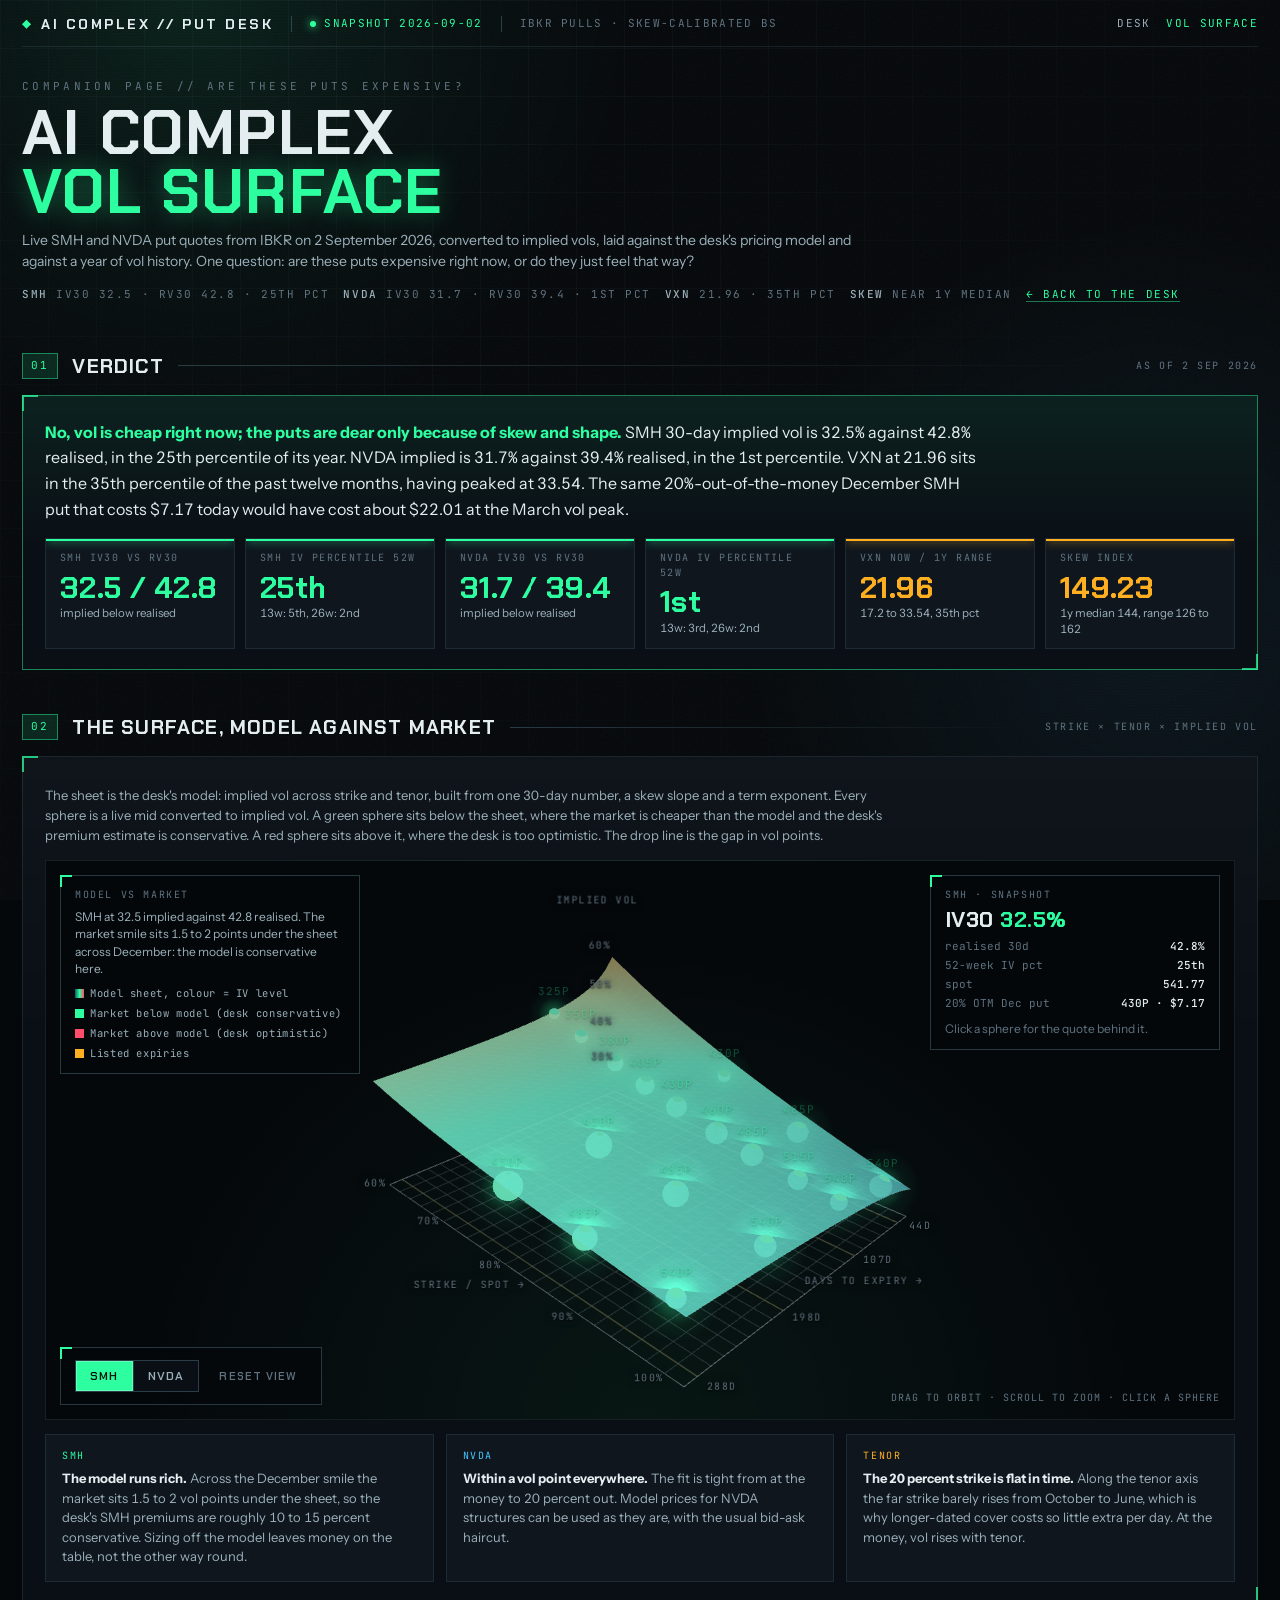
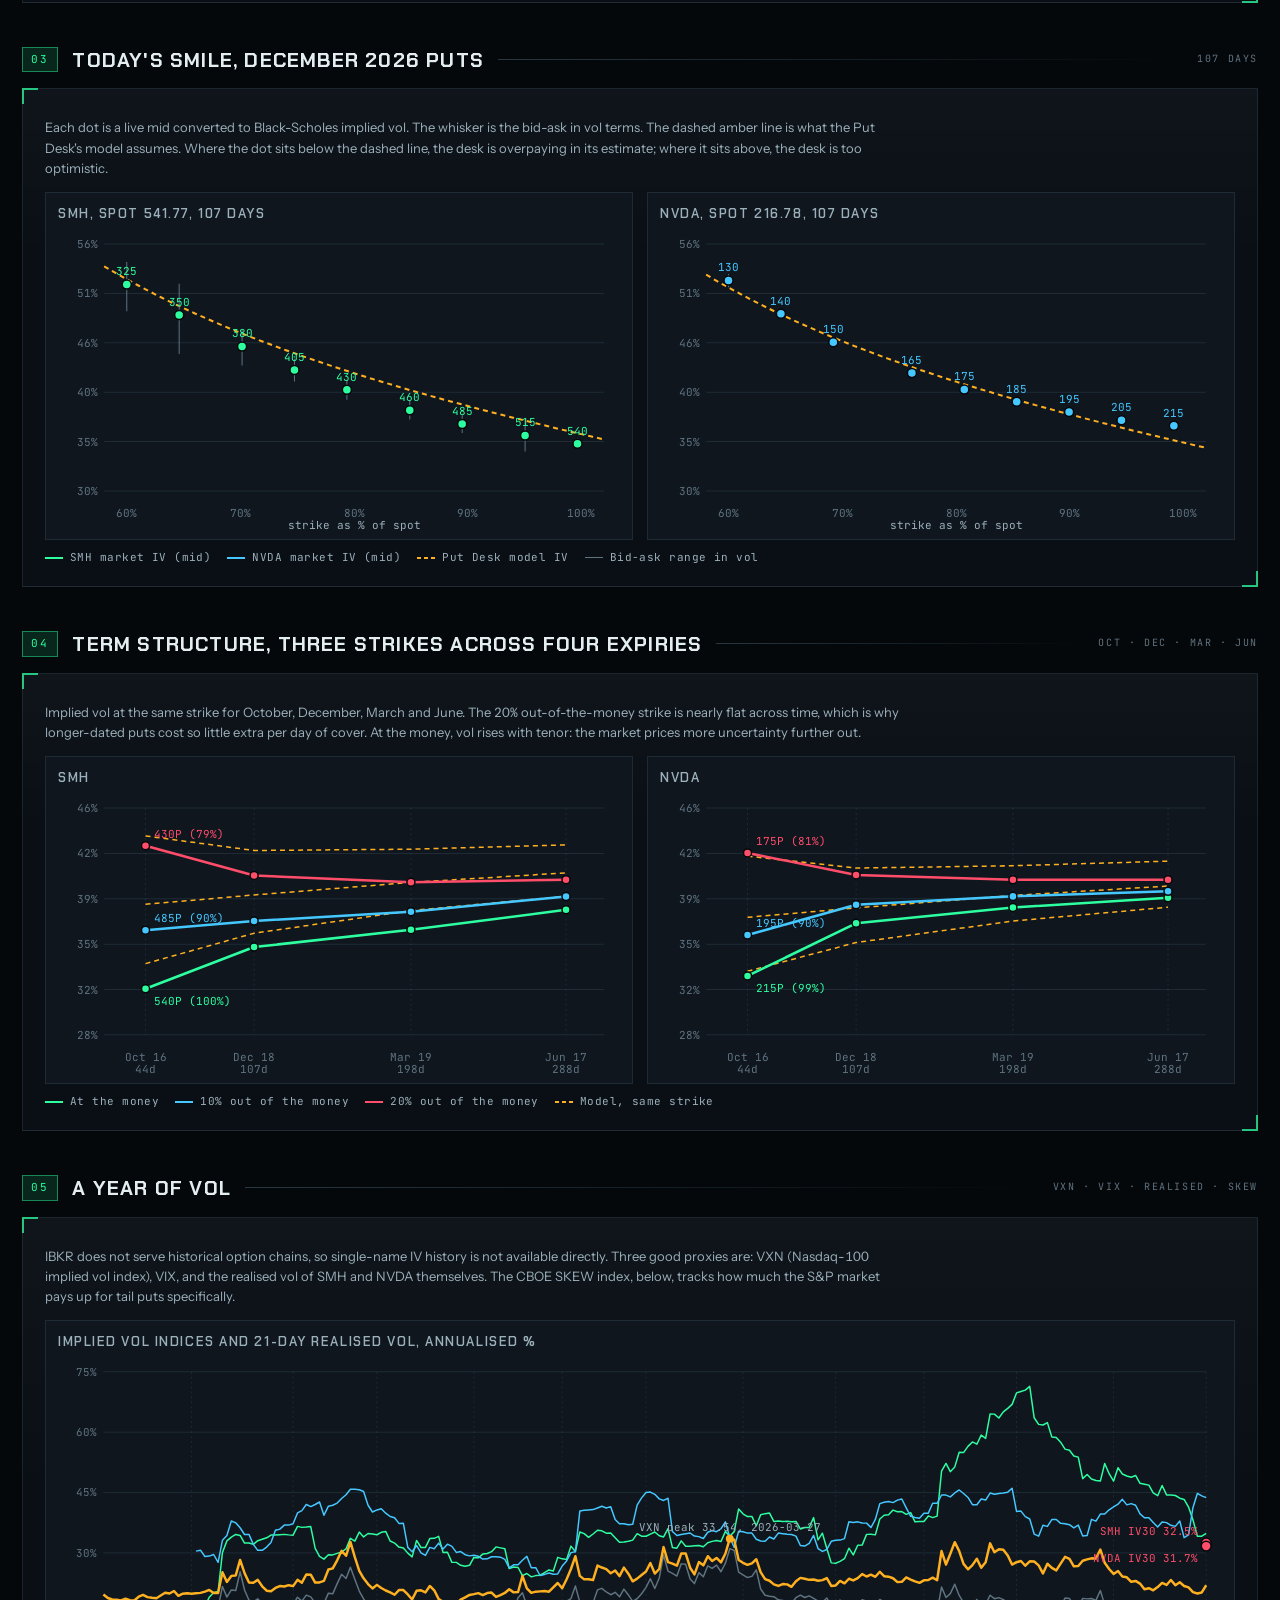
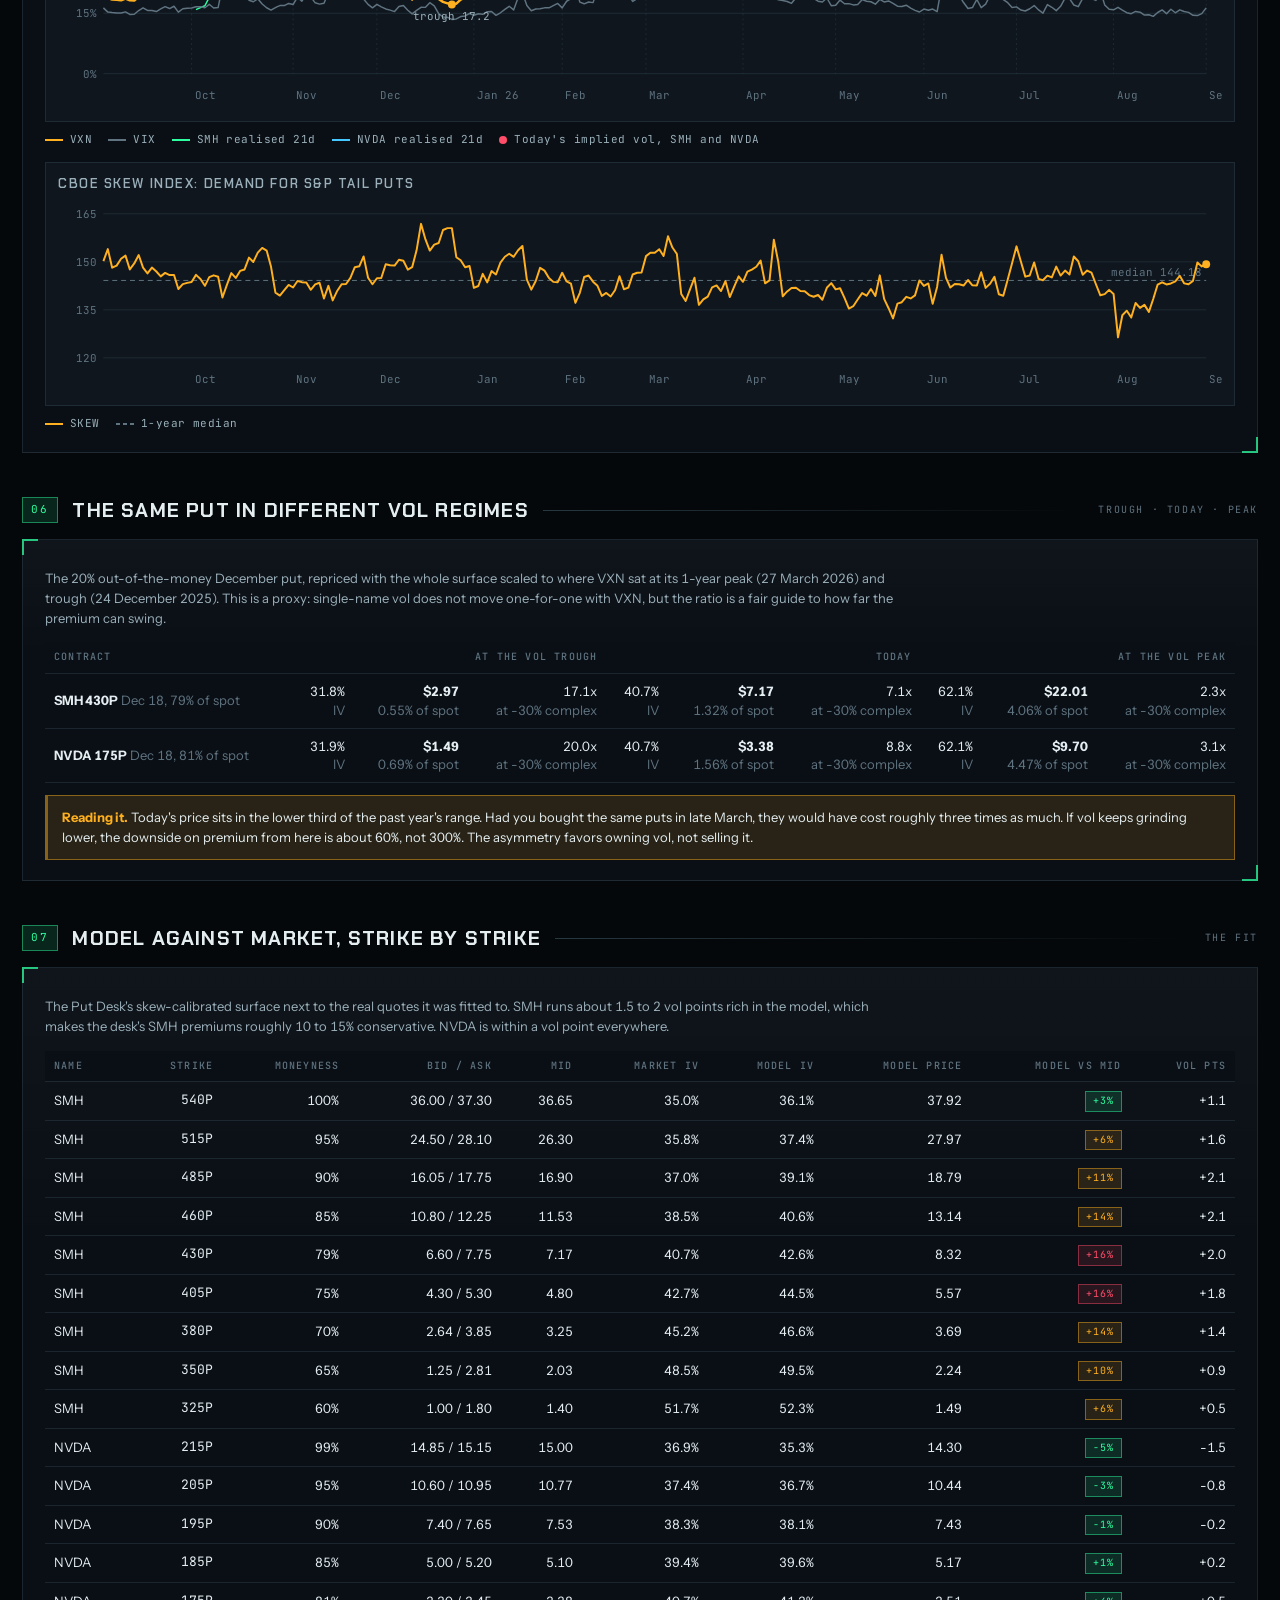
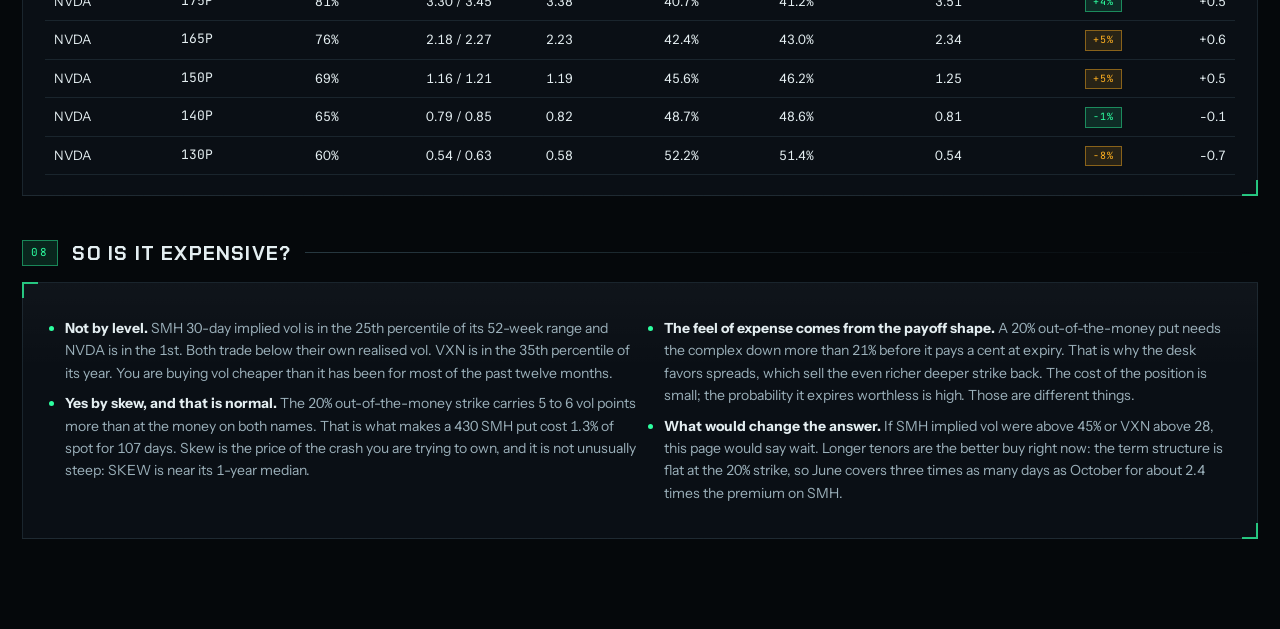
<file: vol.html>
<!doctype html>
<html lang="en">
<head>
<meta charset="UTF-8" />
<meta name="viewport" content="width=device-width, initial-scale=1.0" />
<meta name="theme-color" content="#05080b" />
<meta name="robots" content="noindex" />
<title>AI Complex Vol Surface</title>
<link rel="preconnect" href="https://fonts.googleapis.com" />
<link rel="preconnect" href="https://fonts.gstatic.com" crossorigin />
<link href="https://fonts.googleapis.com/css2?family=Chakra+Petch:wght@500;600;700&family=Instrument+Sans:wght@400;500;600&family=JetBrains+Mono:wght@400;500;600&display=swap" rel="stylesheet" />
<link rel="stylesheet" href="assets/hud.css" />
<style>
  :root { --green: var(--g); --amber: var(--a); --blue: var(--b); --red: var(--r); --ink-2: var(--ink2); --ink-3: var(--ink3); --bg: var(--bg0); }
  .hero { position: relative; padding: 34px 0 6px; }
  .verdict { border-color: var(--g-line); background: linear-gradient(180deg, rgba(45, 255, 160, .08), transparent 55%), var(--bg1); }
  .verdict p { font-size: 16px; line-height: 1.6; max-width: 940px; margin: 4px 0 0; color: var(--ink); }
  .verdict p b { color: var(--g); }
  .verdict .kpis { margin-top: 16px; }
  .stage.volsurf { height: 560px; }
  .hud.tl .hudbox { width: 300px; }
  .hud.tr .hudbox { width: 290px; }
  .desks.small button { padding: 7px 14px; font-size: 12px; }
  .desks.small button.on.second { background: var(--b); }
  .mobile-card { display: none; margin-top: 10px; }
  .g2c { display: grid; grid-template-columns: repeat(auto-fit, minmax(420px, 1fr)); gap: 14px; }
  .reading { display: grid; grid-template-columns: repeat(auto-fit, minmax(260px, 1fr)); gap: 12px; margin-top: 14px; }
  .reading .inset p { margin: 0; font-size: 13px; line-height: 1.5; color: var(--ink2); }
  .reading .inset .t { font-family: var(--mono); font-size: 10px; letter-spacing: .16em; text-transform: uppercase; color: var(--g); margin-bottom: 6px; }
  .reading .inset .t.b { color: var(--b); } .reading .inset .t.a { color: var(--a); }
  .reading .inset p b { color: var(--ink); }
  ul.verdicts { columns: 2; column-gap: 28px; }
  ul.verdicts li { break-inside: avoid; margin-bottom: 8px; }
  @media (max-width: 1000px) { ul.verdicts { columns: 1; } }
  @media (max-width: 760px) { .stage.volsurf { height: 430px; } .hud.tl, .hud.tr, .hud.br { display: none; } .hud.bl { left: 12px; right: 12px; bottom: 12px; } .hud.bl .hudbox { width: auto; } .mobile-card { display: block; } .g2c { grid-template-columns: 1fr; } }
</style>
</head>
<body>
<div class="atmo"><div class="grid"></div><div class="glow"></div><div class="glow b"></div><div class="scan"></div><div class="noise"></div></div>
<div class="wrap">
  <div class="topbar reveal">
    <a class="brand" href="index.html"><i></i>AI Complex // Put Desk</a>
    <span class="sep"></span><span class="live">Snapshot 2026-09-02</span>
    <span class="sep hm"></span><span class="hm">IBKR pulls · skew-calibrated BS</span>
    <span class="spacer"></span>
    <nav><a href="index.html">Desk</a><a href="vol.html" class="on">Vol surface</a></nav>
  </div>

  <header class="hero reveal d1">
    <div class="scanline"></div>
    <h1><small>Companion page // are these puts expensive?</small>AI Complex<br><span>Vol Surface</span></h1>
    <p class="sub">Live SMH and NVDA put quotes from IBKR on 2 September 2026, converted to implied vols, laid against the desk's pricing model and against a year of vol history. One question: are these puts expensive right now, or do they just feel that way?</p>
    <div class="tape"><span><b>SMH</b> IV30 32.5 · RV30 42.8 · 25th pct</span><span><b>NVDA</b> IV30 31.7 · RV30 39.4 · 1st pct</span><span><b>VXN</b> 21.96 · 35th pct</span><span><b>SKEW</b> near 1y median</span><span><a href="index.html">&larr; Back to the desk</a></span></div>
  </header>

  <div class="sec reveal d2"><span class="idx">01</span><h2>Verdict</h2><span class="rule"></span><span class="tag">as of 2 Sep 2026</span></div>
  <section class="panel verdict reveal d2">
    <p id="verdict"></p>
    <div class="kpis" id="kpis"></div>
  </section>

  <div class="sec reveal d3"><span class="idx">02</span><h2>The surface, model against market</h2><span class="rule"></span><span class="tag">strike × tenor × implied vol</span></div>
  <section class="panel reveal d3">
    <p class="sub">The sheet is the desk's model: implied vol across strike and tenor, built from one 30-day number, a skew slope and a term exponent. Every sphere is a live mid converted to implied vol. A green sphere sits below the sheet, where the market is cheaper than the model and the desk's premium estimate is conservative. A red sphere sits above it, where the desk is too optimistic. The drop line is the gap in vol points.</p>
    <div class="stage volsurf" id="volStage">
      <canvas></canvas>
      <div class="hud tl"><div class="hudbox">
        <div class="t">Model vs market</div>
        <p id="volIntro" style="margin-top:0"></p>
        <div class="leg3d" style="flex-direction:column;gap:5px;margin-top:8px"><span><i style="background:linear-gradient(90deg,#0d5a6b,#2dffa0,#ff4d6a)"></i>Model sheet, colour = IV level</span><span><i class="dot" style="background:var(--g)"></i>Market below model (desk conservative)</span><span><i class="dot" style="background:var(--r)"></i>Market above model (desk optimistic)</span><span><i style="background:var(--a)"></i>Listed expiries</span></div>
      </div></div>
      <div class="hud tr"><div class="hudbox" id="volCard"></div></div>
      <div class="hud bl"><div class="hudbox stagectl" style="gap:10px"><div class="desks small" id="volName"><button data-n="SMH" class="on">SMH</button><button data-n="NVDA" class="second">NVDA</button></div><button class="ghost small" id="volReset">Reset view</button></div></div>
      <div class="hud br"><div class="hint keys">drag to orbit · scroll to zoom · click a sphere</div></div>
    </div>
    <div class="hudbox mobile-card" id="volCardMobile"></div>
    <div class="reading">
      <div class="inset"><div class="t">SMH</div><p><b>The model runs rich.</b> Across the December smile the market sits 1.5 to 2 vol points under the sheet, so the desk's SMH premiums are roughly 10 to 15 percent conservative. Sizing off the model leaves money on the table, not the other way round.</p></div>
      <div class="inset"><div class="t b">NVDA</div><p><b>Within a vol point everywhere.</b> The fit is tight from at the money to 20 percent out. Model prices for NVDA structures can be used as they are, with the usual bid-ask haircut.</p></div>
      <div class="inset"><div class="t a">Tenor</div><p><b>The 20 percent strike is flat in time.</b> Along the tenor axis the far strike barely rises from October to June, which is why longer-dated cover costs so little extra per day. At the money, vol rises with tenor.</p></div>
    </div>
  </section>

  <div class="sec"><span class="idx">03</span><h2>Today's smile, December 2026 puts</h2><span class="rule"></span><span class="tag">107 days</span></div>
  <section class="panel">
    <p class="sub">Each dot is a live mid converted to Black-Scholes implied vol. The whisker is the bid-ask in vol terms. The dashed amber line is what the Put Desk's model assumes. Where the dot sits below the dashed line, the desk is overpaying in its estimate; where it sits above, the desk is too optimistic.</p>
    <div class="g2c">
      <div class="chart"><h3 style="margin-top:0">SMH, spot 541.77, 107 days</h3><div id="smileSMH"></div></div>
      <div class="chart"><h3 style="margin-top:0">NVDA, spot 216.78, 107 days</h3><div id="smileNVDA"></div></div>
    </div>
    <div class="legend"><span><i style="background:var(--g)"></i>SMH market IV (mid)</span><span><i style="background:var(--b)"></i>NVDA market IV (mid)</span><span><i class="dash" style="color:var(--a)"></i>Put Desk model IV</span><span><i style="background:var(--ink3);height:1px"></i>Bid-ask range in vol</span></div>
  </section>

  <div class="sec"><span class="idx">04</span><h2>Term structure, three strikes across four expiries</h2><span class="rule"></span><span class="tag">Oct · Dec · Mar · Jun</span></div>
  <section class="panel">
    <p class="sub">Implied vol at the same strike for October, December, March and June. The 20% out-of-the-money strike is nearly flat across time, which is why longer-dated puts cost so little extra per day of cover. At the money, vol rises with tenor: the market prices more uncertainty further out.</p>
    <div class="g2c">
      <div class="chart"><h3 style="margin-top:0">SMH</h3><div id="termSMH"></div></div>
      <div class="chart"><h3 style="margin-top:0">NVDA</h3><div id="termNVDA"></div></div>
    </div>
    <div class="legend"><span><i style="background:var(--g)"></i>At the money</span><span><i style="background:var(--b)"></i>10% out of the money</span><span><i style="background:var(--r)"></i>20% out of the money</span><span><i class="dash" style="color:var(--a)"></i>Model, same strike</span></div>
  </section>

  <div class="sec"><span class="idx">05</span><h2>A year of vol</h2><span class="rule"></span><span class="tag">VXN · VIX · realised · SKEW</span></div>
  <section class="panel">
    <p class="sub">IBKR does not serve historical option chains, so single-name IV history is not available directly. Three good proxies are: VXN (Nasdaq-100 implied vol index), VIX, and the realised vol of SMH and NVDA themselves. The CBOE SKEW index, below, tracks how much the S&amp;P market pays up for tail puts specifically.</p>
    <div class="chart"><h3 style="margin-top:0">Implied vol indices and 21-day realised vol, annualised %</h3><div id="histVol"></div></div>
    <div class="legend"><span><i style="background:var(--a)"></i>VXN</span><span><i style="background:var(--ink3)"></i>VIX</span><span><i style="background:var(--g)"></i>SMH realised 21d</span><span><i style="background:var(--b)"></i>NVDA realised 21d</span><span><i class="dot" style="background:var(--r)"></i>Today's implied vol, SMH and NVDA</span></div>
    <div class="chart" style="margin-top:14px"><h3 style="margin-top:0">CBOE SKEW index: demand for S&amp;P tail puts</h3><div id="histSkew"></div></div>
    <div class="legend"><span><i style="background:var(--a)"></i>SKEW</span><span><i class="dash" style="color:var(--ink3)"></i>1-year median</span></div>
  </section>

  <div class="sec"><span class="idx">06</span><h2>The same put in different vol regimes</h2><span class="rule"></span><span class="tag">trough · today · peak</span></div>
  <section class="panel">
    <p class="sub">The 20% out-of-the-money December put, repriced with the whole surface scaled to where VXN sat at its 1-year peak (27 March 2026) and trough (24 December 2025). This is a proxy: single-name vol does not move one-for-one with VXN, but the ratio is a fair guide to how far the premium can swing.</p>
    <div class="scroll"><table class="out" id="regime"></table></div>
    <div class="note"><b>Reading it.</b> Today's price sits in the lower third of the past year's range. Had you bought the same puts in late March, they would have cost roughly three times as much. If vol keeps grinding lower, the downside on premium from here is about 60%, not 300%. The asymmetry favors owning vol, not selling it.</div>
  </section>

  <div class="sec"><span class="idx">07</span><h2>Model against market, strike by strike</h2><span class="rule"></span><span class="tag">the fit</span></div>
  <section class="panel">
    <p class="sub">The Put Desk's skew-calibrated surface next to the real quotes it was fitted to. SMH runs about 1.5 to 2 vol points rich in the model, which makes the desk's SMH premiums roughly 10 to 15% conservative. NVDA is within a vol point everywhere.</p>
    <div class="scroll"><table class="out" id="mvm"></table></div>
  </section>

  <div class="sec"><span class="idx">08</span><h2>So is it expensive?</h2><span class="rule"></span></div>
  <section class="panel">
    <ul class="verdicts">
      <li><b>Not by level.</b> SMH 30-day implied vol is in the 25th percentile of its 52-week range and NVDA is in the 1st. Both trade below their own realised vol. VXN is in the 35th percentile of its year. You are buying vol cheaper than it has been for most of the past twelve months.</li>
      <li><b>Yes by skew, and that is normal.</b> The 20% out-of-the-money strike carries 5 to 6 vol points more than at the money on both names. That is what makes a 430 SMH put cost 1.3% of spot for 107 days. Skew is the price of the crash you are trying to own, and it is not unusually steep: SKEW is near its 1-year median.</li>
      <li><b>The feel of expense comes from the payoff shape.</b> A 20% out-of-the-money put needs the complex down more than 21% before it pays a cent at expiry. That is why the desk favors spreads, which sell the even richer deeper strike back. The cost of the position is small; the probability it expires worthless is high. Those are different things.</li>
      <li><b>What would change the answer.</b> If SMH implied vol were above 45% or VXN above 28, this page would say wait. Longer tenors are the better buy right now: the term structure is flat at the 20% strike, so June covers three times as many days as October for about 2.4 times the premium on SMH.</li>
    </ul>
  </section>
</div>

<script src="assets/three.min.js"></script>
<script src="assets/scene.js"></script>
<script src="assets/volsurf.js"></script>
<script>
const D = {"asof":"2026-09-02","names":{"SMH":{"S":541.77,"iv30":32.5,"rv30":42.8,"pct52":25,"pct26":2.4,"pct13":4.7,"beta":1,"smile":[{"K":540,"mny":0.9967329309485575,"bid":36,"ask":37.3,"mid":36.65,"ivMid":0.3496829852255151,"ivBid":0.3440440408027978,"ivAsk":0.3553221760183849,"ivModel":0.36071893644504593,"pxModel":37.92202549810517},{"K":515,"mny":0.9505878878490873,"bid":24.5,"ask":28.1,"mid":26.3,"ivMid":0.3584354974833234,"ivBid":0.34160642840382105,"ivAsk":0.3751904526113399,"ivModel":0.37401107735473976,"pxModel":27.973064644908646},{"K":485,"mny":0.8952138361297229,"bid":16.05,"ask":17.75,"mid":16.9,"ivMid":0.37037876750431487,"ivBid":0.3609840533900025,"ivAsk":0.37968779321443147,"ivModel":0.39100004616908185,"pxModel":18.792562932752475},{"K":460,"mny":0.8490687930302527,"bid":10.8,"ask":12.25,"mid":11.525,"ivMid":0.3850491309827637,"ivBid":0.3752759196999691,"ivAsk":0.3946523951460015,"ivModel":0.4062718668229649,"pxModel":13.142898428983514},{"K":430,"mny":0.7936947413108885,"bid":6.6,"ask":7.75,"mid":7.175,"ivMid":0.40651575080333724,"ivBid":0.3960968902284514,"ivAsk":0.416622169728592,"ivModel":0.4263487438766319,"pxModel":8.31870727566124},{"K":405,"mny":0.7475496982114181,"bid":4.3,"ask":5.3,"mid":4.8,"ivMid":0.4273730154660743,"ivBid":0.4153072047267722,"ivAsk":0.4388859480465902,"ivModel":0.44496450317268416,"pxModel":5.57273425238472},{"K":380,"mny":0.7014046551119479,"bid":2.64,"ask":3.85,"mid":3.245,"ivMid":0.4521991814141796,"ivBid":0.4320165880557264,"ivAsk":0.47054959219195824,"ivModel":0.4658024906635454,"pxModel":3.6885778833417397},{"K":350,"mny":0.6460306033925836,"bid":1.25,"ask":2.81,"mid":2.0300000000000002,"ivMid":0.48530903783593315,"ivBid":0.44409927027505636,"ivAsk":0.5182303924698675,"ivModel":0.49464715509474716,"pxModel":2.237149050797189},{"K":325,"mny":0.5998855602931134,"bid":1,"ask":1.8,"mid":1.4,"ivMid":0.5174129676945183,"ivBid":0.48921532273734314,"ivAsk":0.5410909146674006,"ivModel":0.5229040880363744,"pxModel":1.4875008693236822}],"term":{"430":[{"days":44,"mid":1.75,"iv":0.43011174020502885,"ivModel":0.43785068977813146},{"days":107,"mid":7.175,"iv":0.40651575080333724,"ivModel":0.4263487438766319},{"days":198,"mid":15.25,"iv":0.40104074223078556,"ivModel":0.42737048878631817},{"days":288,"mid":22.75,"iv":0.4031029153361083,"ivModel":0.43074635310861625}],"485":[{"days":44,"mid":6.275,"iv":0.36308269844007457,"ivModel":0.38364821718456155},{"days":107,"mid":16.9,"iv":0.37037876750431487,"ivModel":0.39100004616908185},{"days":198,"mid":28.825,"iv":0.3777123034229959,"ivModel":0.40094867188702593},{"days":288,"mid":39.325,"iv":0.3897950955975109,"ivModel":0.40855718290974746}],"540":[{"days":44,"mid":21.525,"iv":0.31652080450953013,"ivModel":0.3365407928460137},{"days":107,"mid":36.65,"iv":0.3496829852255151,"ivModel":0.36071893644504593},{"days":198,"mid":50.525000000000006,"iv":0.3633590659542075,"ivModel":0.3786344815684707},{"days":288,"mid":62.325,"iv":0.3792147472359141,"ivModel":0.39002047723095046}]},"K20":430,"now":{"px":7.175,"iv":0.40651575080333724},"cf":{"scale":1.5273224043715845,"ivPeak":0.6208806139318729,"pxPeak":22.01462864327773,"pxLo":2.9703071648092987,"ivLo":0.31840031483685793}},"NVDA":{"S":216.78,"iv30":31.7,"rv30":39.4,"pct52":1.2,"pct26":1.6,"pct13":3.1,"beta":1.1,"smile":[{"K":215,"mny":0.9917889104160901,"bid":14.85,"ask":15.15,"mid":15,"ivMid":0.36854570509250273,"ivBid":0.3652776643533676,"ivAsk":0.3718137391030074,"ivModel":0.35325465377402615,"pxModel":14.298164011719464},{"K":205,"mny":0.945659193652551,"bid":10.6,"ask":10.95,"mid":10.774999999999999,"ivMid":0.3744388476236633,"ivBid":0.3703286606716293,"ivAsk":0.3785444866119888,"ivModel":0.3666165870504037,"pxModel":10.442123183136957},{"K":195,"mny":0.8995294768890119,"bid":7.4,"ask":7.65,"mid":7.525,"ivMid":0.383199476529401,"ivBid":0.3798523038516348,"ivAsk":0.3865375936067038,"ivModel":0.3807714049550336,"pxModel":7.434289485094467},{"K":185,"mny":0.8533997601254728,"bid":5,"ask":5.2,"mid":5.1,"ivMid":0.39382857612060085,"ivBid":0.3906036749445423,"ivAsk":0.39703702481916303,"ivModel":0.3959311754759271,"pxModel":5.165476370342937},{"K":175,"mny":0.8072700433619338,"bid":3.3,"ask":3.45,"mid":3.375,"ivMid":0.40690509703960076,"ivBid":0.4038423190265774,"ivAsk":0.4099441155652064,"ivModel":0.41236519721358417,"pxModel":3.510158909099264},{"K":165,"mny":0.7611403265983947,"bid":2.18,"ask":2.27,"mid":2.225,"ivMid":0.4242919450136676,"ivBid":0.4218779502817669,"ivAsk":0.4266852097579429,"ivModel":0.4304183531426891,"pxModel":2.3409538321352663},{"K":150,"mny":0.6919457514530861,"bid":1.16,"ask":1.21,"mid":1.185,"ivMid":0.4564675639339344,"ivBid":0.45433470659182507,"ivAsk":0.4585772702651487,"ivModel":0.4615458464660565,"pxModel":1.24563299424082},{"K":140,"mny":0.645816034689547,"bid":0.79,"ask":0.85,"mid":0.8200000000000001,"ivMid":0.4865084656777132,"ivBid":0.48301499274339366,"ivAsk":0.48993096019145077,"ivModel":0.4859120440874375,"pxModel":0.8148337528184779},{"K":130,"mny":0.5996863179260079,"bid":0.54,"ask":0.63,"mid":0.585,"ivMid":0.5216144530031037,"ivBid":0.5144394988541015,"ivAsk":0.5284676697340291,"ivModel":0.514179481856,"pxModel":0.5384096445237274}],"term":{"175":[{"days":44,"mid":0.865,"iv":0.424383133867811,"ivModel":0.4218184079740595},{"days":107,"mid":3.375,"iv":0.40690509703960076,"ivModel":0.41236519721358417},{"days":198,"mid":6.9,"iv":0.4030585910330222,"ivModel":0.41419777222936677},{"days":288,"mid":9.95,"iv":0.40305893336420984,"ivModel":0.4178869154570393}],"195":[{"days":44,"mid":2.625,"iv":0.3592292706781518,"ivModel":0.37327403289617744},{"days":107,"mid":7.525,"iv":0.383199476529401,"ivModel":0.3807714049550336},{"days":198,"mid":12.525,"iv":0.3898983310443497,"ivModel":0.3906297378560913},{"days":288,"mid":16.375,"iv":0.3939157931537619,"ivModel":0.3981242637657061}],"215":[{"days":44,"mid":8.399999999999999,"iv":0.32675984098088495,"ivModel":0.33046318559777166},{"days":107,"mid":15,"iv":0.36854570509250273,"ivModel":0.35325465377402615},{"days":198,"mid":20.775,"iv":0.38109127387020125,"ivModel":0.3703544316342729},{"days":288,"mid":25.1,"iv":0.3887760086932136,"ivModel":0.3812824612246421}]},"K20":175,"now":{"px":3.375,"iv":0.40690509703960076},"cf":{"scale":1.5273224043715845,"ivPeak":0.621475271161576,"pxPeak":9.696503951749825,"pxLo":1.489524261353047,"ivLo":0.31870526726234666}}},"hist":{"dates":["2025-09-03","2025-09-04","2025-09-05","2025-09-08","2025-09-09","2025-09-10","2025-09-11","2025-09-12","2025-09-15","2025-09-16","2025-09-17","2025-09-18","2025-09-19","2025-09-22","2025-09-23","2025-09-24","2025-09-25","2025-09-26","2025-09-29","2025-09-30","2025-10-01","2025-10-02","2025-10-03","2025-10-06","2025-10-07","2025-10-08","2025-10-09","2025-10-10","2025-10-13","2025-10-14","2025-10-15","2025-10-16","2025-10-17","2025-10-20","2025-10-21","2025-10-22","2025-10-23","2025-10-24","2025-10-27","2025-10-28","2025-10-29","2025-10-30","2025-10-31","2025-11-03","2025-11-04","2025-11-05","2025-11-06","2025-11-07","2025-11-10","2025-11-11","2025-11-12","2025-11-13","2025-11-14","2025-11-17","2025-11-18","2025-11-19","2025-11-20","2025-11-21","2025-11-24","2025-11-25","2025-11-26","2025-11-28","2025-12-01","2025-12-02","2025-12-03","2025-12-04","2025-12-05","2025-12-08","2025-12-09","2025-12-10","2025-12-11","2025-12-12","2025-12-15","2025-12-16","2025-12-17","2025-12-18","2025-12-19","2025-12-22","2025-12-23","2025-12-24","2025-12-26","2025-12-29","2025-12-30","2025-12-31","2026-01-02","2026-01-05","2026-01-06","2026-01-07","2026-01-08","2026-01-09","2026-01-12","2026-01-13","2026-01-14","2026-01-15","2026-01-16","2026-01-20","2026-01-21","2026-01-22","2026-01-23","2026-01-26","2026-01-27","2026-01-28","2026-01-29","2026-01-30","2026-02-02","2026-02-03","2026-02-04","2026-02-05","2026-02-06","2026-02-09","2026-02-10","2026-02-11","2026-02-12","2026-02-13","2026-02-17","2026-02-18","2026-02-19","2026-02-20","2026-02-23","2026-02-24","2026-02-25","2026-02-26","2026-02-27","2026-03-02","2026-03-03","2026-03-04","2026-03-05","2026-03-06","2026-03-09","2026-03-10","2026-03-11","2026-03-12","2026-03-13","2026-03-16","2026-03-17","2026-03-18","2026-03-19","2026-03-20","2026-03-23","2026-03-24","2026-03-25","2026-03-26","2026-03-27","2026-03-30","2026-03-31","2026-04-01","2026-04-02","2026-04-06","2026-04-07","2026-04-08","2026-04-09","2026-04-10","2026-04-13","2026-04-14","2026-04-15","2026-04-16","2026-04-17","2026-04-20","2026-04-21","2026-04-22","2026-04-23","2026-04-24","2026-04-27","2026-04-28","2026-04-29","2026-04-30","2026-05-01","2026-05-04","2026-05-05","2026-05-06","2026-05-07","2026-05-08","2026-05-11","2026-05-12","2026-05-13","2026-05-14","2026-05-15","2026-05-18","2026-05-19","2026-05-20","2026-05-21","2026-05-22","2026-05-26","2026-05-27","2026-05-28","2026-05-29","2026-06-01","2026-06-02","2026-06-03","2026-06-04","2026-06-05","2026-06-08","2026-06-09","2026-06-10","2026-06-11","2026-06-12","2026-06-15","2026-06-16","2026-06-17","2026-06-18","2026-06-22","2026-06-23","2026-06-24","2026-06-25","2026-06-26","2026-06-29","2026-06-30","2026-07-01","2026-07-02","2026-07-06","2026-07-07","2026-07-08","2026-07-09","2026-07-10","2026-07-13","2026-07-14","2026-07-15","2026-07-16","2026-07-17","2026-07-20","2026-07-21","2026-07-22","2026-07-23","2026-07-24","2026-07-27","2026-07-28","2026-07-29","2026-07-30","2026-07-31","2026-08-03","2026-08-04","2026-08-05","2026-08-06","2026-08-07","2026-08-10","2026-08-11","2026-08-12","2026-08-13","2026-08-14","2026-08-17","2026-08-18","2026-08-19","2026-08-20","2026-08-21","2026-08-24","2026-08-25","2026-08-26","2026-08-27","2026-08-28","2026-08-31","2026-09-01"],"vxn":[19.69,18.79,18.44,18.35,18.22,18.62,18.23,18.18,19.12,19.57,19.02,18.86,18.74,19.42,20.13,19.93,20.54,19.33,19.87,20,19.87,20.01,20.08,20.4,20.82,20.02,20.04,25.23,22.8,24.28,24.42,28.26,24.97,22.64,22.59,23.3,21.72,20.61,20.5,21.31,21.76,21.66,21.99,21.73,23.3,22.6,24.64,24.58,22.62,22.67,23.06,25.88,26.15,28.16,30.51,29.3,32.72,28.95,25.57,23.67,22.26,21.17,22.06,21.28,20.65,20.19,19.62,20.75,20.76,19.67,18.4,20.62,20.71,20.19,21.78,20.72,18.52,17.85,17.47,17.2,17.38,18.39,18.95,19.56,19.75,20.01,19.53,20.03,20.15,19.06,19.53,20.05,20.96,20.2,20.29,24.26,21.19,20.08,20.37,20.43,20.55,20.37,21.44,22.52,21.23,23.45,26.01,29.19,24.3,23.42,23.46,23.26,26.87,26.37,25.98,24.96,25.64,24.23,26.36,24.82,22.94,23.61,24.52,25.4,27.51,24.87,26,31.44,27.69,27.33,26.82,29.83,29.87,26.32,24.66,27.72,26.9,29.2,27.98,28.74,27.65,29.86,33.54,33.26,28.24,27.56,27.04,27.39,28.43,25.24,23.5,23.09,22.19,21.8,22.25,22.18,21.57,22.93,23.8,23.58,23.32,23.38,23.08,23.24,23.76,21.79,21.92,23.04,22.46,23.58,23.15,23.76,24.74,24.13,24.59,24.08,25.33,24.21,24.09,23.71,22.74,22.82,23.9,23.39,22.92,22.58,23.18,23.27,23.84,23.22,30.47,27.12,29.78,32.68,30.44,27.27,25.92,26.95,28.56,26.31,27.67,32.37,30.18,30.91,30.82,29.37,27.11,27.69,27.98,26.81,27.92,27.86,26.91,24.89,27.3,26.28,25.65,27.34,29.03,28.53,26.66,26.74,28.06,28.39,28.65,28.61,30.84,27.55,26,24.77,25.48,24.15,23.95,22.82,23.04,22.38,20.97,21.23,20.72,21.51,22.56,22.04,23.26,21.98,22.69,21.79,21.42,20.24,19.92,20.18,21.96],"vix":[16.35,15.3,15.18,15.11,15.04,15.35,14.71,14.76,15.69,16.36,15.72,15.7,15.45,16.1,16.64,16.18,16.74,15.29,16.12,16.28,16.29,16.63,16.65,16.37,17.24,16.3,16.43,21.66,19.03,20.81,20.64,25.31,20.78,18.23,17.87,18.6,17.3,16.37,15.79,16.42,16.92,16.91,17.44,17.17,19,18.01,19.5,19.08,17.6,17.28,17.51,20,19.83,22.38,24.69,23.66,26.42,23.43,20.52,18.56,17.21,16.35,17.24,16.59,16.08,15.78,15.41,16.66,16.93,15.77,14.85,15.74,16.5,16.48,17.62,16.87,14.91,14.08,14,13.47,13.6,14.2,14.33,14.95,14.51,14.9,14.75,15.38,15.45,14.49,15.12,15.98,16.75,15.84,18.84,20.09,16.9,15.64,16.09,16.15,16.35,16.35,16.88,17.44,16.34,18,18.64,21.77,17.76,17.36,17.79,17.65,20.82,21.2,20.29,19.62,20.23,19.09,21.01,19.55,17.93,18.63,19.86,21.44,23.57,21.15,23.75,29.49,25.5,24.93,24.23,27.29,27.19,23.51,22.37,25.09,24.06,26.78,26.15,26.95,25.33,27.44,31.05,30.61,25.25,24.54,23.87,24.17,25.78,21.04,19.49,19.23,19.12,18.36,18.17,17.94,17.48,18.87,19.5,18.92,19.31,18.71,18.02,17.83,18.81,16.89,16.99,18.29,17.38,17.39,17.08,17.19,18.38,17.99,17.87,17.26,18.43,17.82,18.06,17.44,16.76,16.7,17.01,16.29,15.74,15.32,16.05,15.77,16.06,15.4,21.51,18.92,19.87,22.22,19.44,17.68,16.2,16.41,18.44,16.4,17.28,19.49,18.63,18.89,18.41,17.65,16.45,16.59,15.81,15.57,16.13,16.9,15.84,15.03,17.16,16.5,15.67,16.73,18.77,18.65,17.05,16.64,18.7,18.58,18.67,18.21,20.66,17.09,15.99,15.86,16.5,15.81,15.15,14.9,15.46,15.28,14.55,14.63,14.25,15.19,15.84,14.89,16.01,15.13,15.85,15.45,15.21,14.51,14.43,14.92,16.34],"skew":[150.22,153.96,148.16,148.82,150.93,151.92,147.63,149.49,152.11,148.21,146.37,148.19,146.97,145.46,146.53,145.87,145.89,141.51,143.03,143.44,143.68,145.93,144.65,142.5,145.22,145.76,145.34,138.86,142.81,146.48,144.98,147.14,147.63,151.31,149.95,152.85,154.34,153.49,148.5,140.37,139.45,141.15,142.78,141.99,144.01,143.64,143.54,141.27,142.94,143.45,138.57,142.49,137.93,140.9,142.98,143.05,144.96,148.34,148.6,151.68,145.04,143,144.86,144.94,149.23,148.91,148.83,150.63,150.32,147.55,148.32,153.59,161.86,156.99,153.49,155.38,155.87,159.93,160.53,160.53,151.45,150.47,148.33,148.7,141.86,142.45,146.23,143.57,147.08,146.04,149.75,151.6,152.52,151.57,153.59,154.96,144.41,141.31,144.02,148.1,147.25,144.98,143.74,143.65,146.56,143.85,143.16,137.16,140.31,145.23,145.71,143.78,142.5,139.35,140.28,139.17,141.19,145.52,141.43,141.94,146.05,146.57,146.67,151.78,152.83,152.87,153.95,151.8,157.98,154.46,152.44,139.94,137.76,141.49,145.04,136.54,138.26,139.12,142.02,142.63,140.88,143.99,139,142.23,145.45,143.77,146.95,147.6,148.45,150.36,143.27,144.18,156.93,149.94,139.23,140.74,141.82,141.9,140.91,140.84,139.59,139.08,139.64,138.16,141.88,143.33,141.38,141.74,138.74,135.42,136.11,138.21,140.21,139.41,141.51,139.32,145.77,138.4,135.5,132.31,136.96,137.39,139.04,138.57,139.52,144.18,142.46,143.24,136.86,142.15,152.25,145,141.97,143.08,142.98,142.6,144.32,142.66,142.62,146.72,141.85,143.14,145.3,139.89,139.4,144.46,149.6,154.82,150.02,145.38,145.74,149.79,144.67,144.27,145.69,145.13,148.51,145.72,147.28,146.05,151.66,150.19,145.95,147.28,146.6,142.98,139.55,139.9,141.23,139.96,126.41,133.32,134.73,132.57,137.13,135.59,136.54,134.37,138.36,142.91,143.6,142.93,143.23,143.9,145.64,143.27,142.96,144.05,149.77,148.53,149.23],"smhRV":[null,null,null,null,null,null,null,null,null,null,null,null,null,null,null,null,null,null,null,null,null,15.909409815342451,16.38632177317496,16.8696107438754,18.973054715280433,20.157300579840783,20.384507163374227,30.10589777668376,32.99599891317515,33.916589042626285,34.58580436918768,34.34742548399697,32.455237879197774,32.46993526968056,32.14032927180502,33.03493405150652,33.41315302137498,33.75493402797707,34.44514146537125,34.44965316287334,34.54448316736494,34.607250203492995,34.4964333283863,34.416080539562714,36.59454128050292,36.345440148308995,36.429523027440084,36.54873844594264,31.13085564768777,29.144850383728592,28.462010848785056,29.548507990181385,29.514219473313265,29.88434923788761,30.27159780053067,30.995219906945316,33.62181282350096,32.922162897684245,35.18336669693576,33.96415150410136,34.81844583276142,34.70825400044542,34.501672833882765,35.12976120022495,35.33172618599462,32.96379953162649,32.45480439668176,31.446915741248432,31.21695542822338,29.952411282260112,29.011912660443095,33.11315766274812,31.34751342725523,31.373826912694426,33.559595298703776,33.616162736069384,34.124093064895845,30.116765718621963,30.15248842730509,27.64248072643159,27.644085291973187,26.923391621435748,26.683229271721775,26.906198141687497,28.8664868824714,28.766579252270553,29.70978959349859,29.852603378316545,30.31118483443293,31.497231499227162,31.251307369312048,31.02076078245287,26.104994681633293,26.49693518613419,26.369602354974216,24.339006476013108,24.887326997057258,24.033472889020217,24.361768928634252,24.46000524098853,25.071309753114377,25.75190468449291,25.51705736181229,28.897036153552115,28.539088805175545,28.355102679847178,31.68783089235489,30.356277067095316,35.20647370019827,34.780774324109295,33.861868021853574,34.713069315680364,35.64859988678128,35.47987199328247,34.891201004025056,34.96847162338592,33.779535022605586,32.615706612839894,32.69304900170515,32.889504497547364,33.1766584284212,34.775928496141326,34.16370340688388,34.1466483437757,34.6585760717966,35.19794238239982,34.26138039075349,33.98117980710397,36.052864302921584,31.314377383151882,31.17842614762792,32.99729410749856,31.636060511408665,31.669074394436674,31.763735586885318,31.84563108691536,31.51415153662923,32.53467605395342,32.87467386220023,33.06944067050206,32.84927829570214,35.33727196790449,34.17452514405947,35.283254377100306,40.938184193306384,39.70512270231392,39.05439787151186,39.071236055130065,36.738719709683046,39.487760146466734,39.751290140303595,39.89797102068924,37.8184838846441,37.940429961714,37.82261459127111,37.83204924807394,37.737946001070725,37.81102842036113,35.95666549695244,36.31470252930388,36.31385487586208,38.78594385002678,33.24302311995353,34.90408030243567,31.082423884111243,27.522405702494684,27.43824961094089,27.880949455468617,28.559265609676082,31.16959856650125,29.502225181718046,31.90615589868645,31.927964814495947,34.61626989315166,34.62870559612527,34.48333732998652,38.426512284881134,39.35167341063651,39.46030470638537,40.64147054245931,40.22436258654599,40.277822017437366,39.59142130727953,40.03489979989076,37.71421101266331,37.79477877489913,37.80448587576793,39.18096135279978,38.76279577631744,39.138582630030434,50.31574500685804,52.220780582701444,50.19575109189739,51.360624743338605,55.02345150387836,54.938233961114015,56.481542109432695,57.56394167138929,57.01262531189022,59.26487372757905,58.44939762891024,64.51390202465092,64.47754538705071,63.530551012639535,65.05367810514588,65.90133395084138,66.90750508642166,69.75252564510251,70.11923747709727,70.44863903811576,71.36218631389795,63.56846281513017,61.931972414584415,61.780526013298854,62.38830657125685,58.78998873682069,58.65142596703009,57.521177577344154,55.78163634215825,55.52688248486392,54.09487433348181,53.798141210579196,48.44814385182662,49.49649359796655,48.38798031186032,47.97861806973895,47.84902978998206,52.21012142297297,49.68713643765548,47.84915734748091,51.14801423575139,49.61937912487946,49.10598576223098,48.80796892751359,49.23662584820634,47.3075458104037,47.052140360743444,46.833478660828284,44.91620248980403,44.20932158759286,46.73259260159016,44.40470215587885,44.37660808613152,44.254885418789684,43.60473087358395,43.29069067117541,41.3940200081254,38.1545869996634,34.11989295657562,34.15918798404102,34.833242501328016],"nvdaRV":[null,null,null,null,null,null,null,null,null,null,null,null,null,null,null,null,null,null,null,null,null,30.43331665018505,30.67873762916667,29.11990056211141,29.21662515879051,29.6164814614501,27.68095399830528,33.16413462787081,34.32760604943264,37.94011730477402,37.47372676084868,36.24564280171235,34.57214498606292,34.6126624649943,32.14202719568037,30.628460285208813,30.639036486498068,31.437545218616453,32.59541796808338,35.6183079547593,35.906262432668576,36.90538804183788,36.911207571915625,37.21874125478828,39.92351194853255,40.50821616070007,42.02899831511965,41.52222702990864,42.03586481018265,42.64421993705142,39.36082523135917,41.609438502951676,41.84265507634847,42.38375660757473,43.52193624720684,44.453185309704345,45.83889729443746,45.80315623692537,45.68967060359234,45.26802215347109,41.847545232445235,40.18194034569161,40.68721851071821,40.95708653806204,39.86870104603733,39.034206264852926,38.73030071861546,37.33751082742256,37.34483906717337,31.373651994477562,30.287080825094005,31.83432276576165,30.00177216153824,29.395907008663176,31.382613992431118,31.036523516443893,32.42999098150453,30.959038959294578,32.18299464794184,31.61294573753063,30.130463599691666,30.331137836298165,29.54879562016207,29.265342386469197,29.407923700671283,29.164195286836637,28.472379492908363,28.534119923551355,29.041958765391602,29.024371069516974,28.934641476514017,28.402864672477552,26.30225118203771,27.032994689647065,27.070702399850415,28.19813069984305,29.148419060458952,26.300792194479598,26.325465995250102,24.375848651998638,24.668434591631733,25.01962236329766,24.669154941416572,24.780111045340522,26.74562993937161,28.000960618176983,30.084041249162336,30.26143323217663,40.40450684057852,40.58193123623115,40.69590901315382,40.76451507250471,41.18015860093345,41.602272898707994,41.14678537564892,41.499682766931876,38.27976244998988,37.22888939721416,37.24724454256472,36.988807573041896,37.11997191107084,41.857860800265826,43.66818701254155,45.00856622202756,45.134327759128276,44.56305518813811,43.43022616902242,43.04634503437708,43.57882169608134,35.31495851914116,34.309688606286116,34.59494276431395,34.76123540327415,34.949020808522455,34.201015682711045,34.0333387631469,33.586991072148784,35.158547039913024,35.554605557141116,35.26989112883388,36.01531814590169,37.726633497053506,33.89093061317187,31.350035137026904,35.35909618311502,35.27344861634159,34.92474818414871,34.92236744195154,33.37533823093202,32.95902511251351,32.89755159511615,33.95275268970062,33.4627101828688,34.93194773110251,34.7782880282153,34.64220122722797,34.58909745710197,34.17475470441328,31.838597091225406,31.720847581261925,32.37291794404531,34.347648201768635,31.08403859636991,30.379037704866143,30.860488109971918,32.90395629662502,33.14921983845275,33.17723307253973,33.56316283172771,37.74628541414347,37.562289269851505,37.71128427418309,37.43043501469404,37.41111246452896,36.309592812766944,38.31238478897335,42.245535937950635,42.56298912181273,42.76101424933777,42.51186025746502,43.11856393778425,43.40225996701536,41.18953768003726,39.09672388311852,38.81781458512141,38.611209460333995,39.82866025255131,39.873435094372425,42.3601514620162,42.32743604488306,44.39134697005692,44.37232703235169,43.91084427450458,44.89303782514262,45.64882962298064,44.745961306421364,43.779055979971886,41.990021731065774,41.989818484124,43.41210152469307,43.14221530918673,44.873182473151424,44.56746661350031,44.76978384060295,44.91295259389735,45.10441940894631,46.08344131849693,40.303994206221276,40.393660754649055,39.02335417267553,38.43448272109672,34.67218449879382,34.17189557614023,36.85747247607758,36.58933434824655,38.292310337640025,38.296694493487514,37.364037694438565,37.24826967755815,37.00213219857195,36.223892885106935,36.917900029756304,34.21178353583183,34.3409594481164,38.34024954222699,37.88145214580144,39.65174750692467,39.66876322780843,40.70248421588186,41.41404641283879,42.10969375724887,43.30680436205016,41.93742362976482,42.25911841127673,41.83705366202052,39.7026240586034,38.72794588486508,38.73832716215897,37.56145602180665,36.438047626332555,37.70286466889144,37.53563117629407,36.859278373104424,36.59376103375839,37.91308183623609,33.79189999874299,34.45545549681274,41.28797246845364,44.804233442802314,44.159372578774864,43.75434313533187],"smh":[286.43,289.86,293.28,296.52,297.81,300.83,303.93,304.32,307.17,307.21,305.25,316.97,315.71,322.17,321.7,321.11,321.06,321.82,322.66,326.36,333.69,338.24,336.68,343.38,337.05,346.07,345.21,325.34,339.75,333.5,341.78,343.3,342.83,347.22,345.3,338.6,344.8,351.14,359.94,363.11,368.61,363.73,363.02,366.1,352.76,359.5,351.09,348.12,358.79,351.05,355.53,344.82,344.98,340.3,333.29,339.44,325.1,326.13,339.12,340.01,347.71,352.28,352.96,359.43,364.37,361.6,364.42,368.55,369,374.1,370.89,354.12,352.9,351.94,339.24,347.25,356.23,359.7,363.16,364.17,365.86,364.21,363.31,360.13,373.3,377.59,387.62,385.02,378.98,389.22,390.66,391.53,388.35,396.41,400.39,390.39,401.93,402.82,400.09,398.82,407.25,416.63,417.52,403.46,407.97,397.68,382.02,381.07,401.65,406.65,404.76,414.78,406.11,407.72,407.51,412.55,410.2,415.03,412.88,419.16,426.16,412.01,406.37,406.39,391.06,399.1,395.35,380.56,394.37,397.33,401.03,388.13,387.33,393.92,396.88,393.67,394.92,384.74,391.36,394.59,399.02,380.84,374.25,362.53,383.4,391.97,392.32,395.98,399.9,422.92,430.31,436.88,443.34,452,453,454.8,464.16,463.96,464.66,476.83,481.85,506.44,506.26,491.21,499.58,506.72,509.82,506.79,522.69,549.76,540.1,566.54,576.31,561.25,572.46,578.34,556.34,546.16,543.96,564.66,567.88,576.32,602.14,595.5,599.83,598.93,607.81,632.21,637.9,627.53,569.69,598.16,591.01,570.91,609.45,619.96,647.1,616,623.97,659.88,668.91,622.05,618.92,636.88,611.61,631.98,655.89,620.46,592.29,604.3,581.45,593,607.73,611.03,585.62,600.31,590.77,568.92,556.53,558.83,584.08,586.91,580.17,561.19,548.55,529.6,504.22,538.9,540.53,545.46,575.71,569.7,571.48,582.7,569.41,572.93,584.83,589.12,587.82,594.07,569.77,560.92,562.65,560.42,546.8,555.82,555.77,573,553.11,556.63,545.22],"nvda":[170.62,171.66,167.02,168.31,170.76,177.33,177.17,177.82,177.75,174.88,170.29,176.24,176.67,183.61,178.43,176.97,177.69,178.19,181.85,186.58,187.24,188.89,187.62,185.54,185.04,189.11,192.57,183.16,188.32,180.03,179.83,181.81,183.22,182.64,181.16,180.28,182.16,186.26,191.49,201.03,207.04,202.89,202.49,206.88,198.69,195.21,188.08,188.15,199.05,193.16,193.8,186.86,190.17,186.6,181.36,186.52,180.64,178.88,182.55,177.82,180.26,177,179.92,181.46,179.59,183.38,182.41,185.55,184.97,183.78,180.93,175.02,176.29,177.72,170.94,174.14,180.99,183.69,189.21,188.61,190.53,188.22,187.54,186.5,188.85,188.12,187.24,189.11,185.04,184.86,184.94,185.81,183.14,187.05,186.23,178.07,183.32,184.84,187.67,186.47,188.52,191.52,192.51,191.13,185.61,180.34,174.19,171.88,185.41,190.04,188.54,190.05,186.94,182.81,184.97,187.98,187.9,189.82,191.55,192.85,195.56,184.89,177.19,182.48,180.05,183.04,183.34,177.82,182.65,184.77,186.03,183.14,180.25,183.22,181.93,180.4,178.56,172.7,175.64,175.2,178.68,171.24,167.52,165.17,174.4,175.75,177.39,177.64,178.1,182.08,183.91,188.63,189.31,196.51,198.87,198.35,201.68,202.06,199.88,202.5,199.64,208.27,216.61,213.17,209.25,199.57,198.45,198.48,196.5,207.83,211.5,215.2,219.44,220.78,225.83,235.74,225.32,222.32,220.61,223.47,219.51,215.33,214.86,212.6,214.25,211.14,224.36,222.82,214.75,218.66,205.1,208.64,208.19,200.42,204.87,205.19,212.45,207.41,204.65,210.69,208.65,200.04,199,195.74,192.53,194.97,200.09,197.58,194.83,195.55,196.93,204.12,202.78,210.96,203.53,211.8,212.5,207.4,202.81,203.28,207.29,212.06,208.76,206.84,196.51,197.01,190.01,195.04,200.75,206.64,211.94,219.22,218.99,223.96,217.55,217.5,224.09,225.3,225.16,225.01,219.74,217.56,216.85,214.72,208.48,213.05,209.66,227.98,217.55,220.78,217.44]},"vxn":{"now":21.96,"max":33.54,"min":17.2,"maxDate":"2026-03-27","minDate":"2025-12-24","pctile":0.3545816733067729}};
(() => {
'use strict';
const $ = id => document.getElementById(id);
const pct1 = v => (v * 100).toFixed(1);
const fmt = (n, d = 2) => n.toFixed(d);
const names = D.names;
// ---------- Verdict ----------
const s = names.SMH, n = names.NVDA;
$('verdict').innerHTML = `<b>No, vol is cheap right now; the puts are dear only because of skew and shape.</b> SMH 30-day implied vol is ${s.iv30}% against ${s.rv30}% realised, in the ${s.pct52}th percentile of its year. NVDA implied is ${n.iv30}% against ${n.rv30}% realised, in the ${Math.round(n.pct52)}st percentile. VXN at ${D.vxn.now} sits in the ${Math.round(D.vxn.pctile * 100)}th percentile of the past twelve months, having peaked at ${D.vxn.max}. The same 20%-out-of-the-money December SMH put that costs $${fmt(s.now.px)} today would have cost about $${fmt(s.cf.pxPeak)} at the March vol peak.`;
const k = [
  ['SMH IV30 vs RV30', `${s.iv30} / ${s.rv30}`, 'g', 'implied below realised'],
  ['SMH IV percentile 52w', `${s.pct52}th`, 'g', '13w: 5th, 26w: 2nd'],
  ['NVDA IV30 vs RV30', `${n.iv30} / ${n.rv30}`, 'g', 'implied below realised'],
  ['NVDA IV percentile 52w', `1st`, 'g', '13w: 3rd, 26w: 2nd'],
  ['VXN now / 1y range', `${D.vxn.now}`, 'a', `${D.vxn.min} to ${D.vxn.max}, ${Math.round(D.vxn.pctile * 100)}th pct`],
  ['SKEW index', `${D.hist.skew.at(-1)}`, 'a', `1y median 144, range 126 to 162`],
];
$('kpis').innerHTML = k.map(x => `<div class="kpi ${x[2]}"><div class="l">${x[0]}</div><div class="v ${x[2]}">${x[1]}</div><div class="s">${x[3]}</div></div>`).join('');

// ---------- SVG helpers ----------
function frame(W, H, pad, xr, yr, opts = {}) {
  const X = x => pad.l + (x - xr[0]) / (xr[1] - xr[0]) * (W - pad.l - pad.r);
  const Y = y => pad.t + (yr[1] - y) / (yr[1] - yr[0]) * (H - pad.t - pad.b);
  let g = '';
  const yt = opts.yTicks || 5;
  for (let i = 0; i <= yt; i++) { const v = yr[0] + (yr[1] - yr[0]) * i / yt; g += `<line x1="${pad.l}" x2="${W - pad.r}" y1="${Y(v)}" y2="${Y(v)}" stroke="var(--line)" /><text x="${pad.l - 6}" y="${Y(v) + 4}" text-anchor="end">${opts.yFmt ? opts.yFmt(v) : v.toFixed(0)}</text>`; }
  return { X, Y, g };
}
const line = (pts, color, w = 2, dash = '') => `<path d="${pts.map((p, i) => (i ? 'L' : 'M') + p[0].toFixed(1) + ' ' + p[1].toFixed(1)).join(' ')}" fill="none" stroke="${color}" stroke-width="${w}" ${dash ? `stroke-dasharray="${dash}"` : ''} stroke-linejoin="round" />`;

// ---------- Smile ----------
function smile(id, d, color) {
  const W = 560, H = 300, pad = { l: 46, r: 16, t: 14, b: 40 };
  const xr = [0.58, 1.02], yr = [30, 56];
  const f = frame(W, H, pad, xr, yr, { yFmt: v => v.toFixed(0) + '%' });
  let g = f.g;
  for (let m = 0.6; m <= 1.001; m += 0.1) g += `<text x="${f.X(m)}" y="${H - 14}" text-anchor="middle">${Math.round(m * 100)}%</text>`;
  g += `<text x="${(pad.l + W - pad.r) / 2}" y="${H - 2}" text-anchor="middle" class="lab">strike as % of spot</text>`;
  // model curve
  const pts = []; for (let m = 0.58; m <= 1.0201; m += 0.01) { const K = d.S * m; const iv = modelIV(d.iv30, d.S, K, 107); pts.push([f.X(m), f.Y(iv * 100)]); }
  g += line(pts, 'var(--amber)', 2, '5 4');
  // market points
  for (const p of d.smile) {
    const x = f.X(p.mny);
    if (isFinite(p.ivBid) && isFinite(p.ivAsk)) g += `<line x1="${x}" x2="${x}" y1="${f.Y(p.ivBid * 100)}" y2="${f.Y(p.ivAsk * 100)}" stroke="var(--ink-3)" stroke-width="1" />`;
    g += `<circle cx="${x}" cy="${f.Y(p.ivMid * 100)}" r="4.5" fill="${color}" stroke="var(--bg)" stroke-width="1.5" />`;
    g += `<text x="${x}" y="${f.Y(p.ivMid * 100) - 9}" text-anchor="middle" style="fill:${color}">${p.K}</text>`;
  }
  $(id).innerHTML = `<svg viewBox="0 0 ${W} ${H}">${g}</svg>`;
}
function modelIV(iv30, S, K, days, term = 0.08, skew = -0.28) { const atm = (iv30 / 100) * Math.pow(days / 30, term); const slope = skew * Math.sqrt(107 / days); const lm = Math.log(K / S); return Math.max(0.08, atm + slope * lm + 0.15 * lm * lm * Math.max(0, -lm)); }
smile('smileSMH', s, 'var(--green)');
smile('smileNVDA', n, 'var(--blue)');

// ---------- Term ----------
function term(id, d) {
  const W = 560, H = 280, pad = { l: 46, r: 16, t: 14, b: 40 };
  const xr = [20, 310], yr = [28, 46];
  const f = frame(W, H, pad, xr, yr, { yFmt: v => v.toFixed(0) + '%' });
  let g = f.g;
  const exps = [[44, 'Oct 16'], [107, 'Dec 18'], [198, 'Mar 19'], [288, 'Jun 17']];
  for (const [dd, l] of exps) g += `<line x1="${f.X(dd)}" x2="${f.X(dd)}" y1="${pad.t}" y2="${H - pad.b}" stroke="var(--line)" stroke-dasharray="2 3" /><text x="${f.X(dd)}" y="${H - 14}" text-anchor="middle">${l}</text><text x="${f.X(dd)}" y="${H - 2}" text-anchor="middle">${dd}d</text>`;
  const ks = Object.keys(d.term).map(Number).sort((a, b) => b - a);
  const colors = ['var(--green)', 'var(--blue)', 'var(--red)'];
  ks.forEach((K, i) => {
    const rows = d.term[K];
    g += line(rows.map(r => [f.X(r.days), f.Y(r.ivModel * 100)]), 'var(--amber)', 1.5, '5 4');
    g += line(rows.map(r => [f.X(r.days), f.Y(r.iv * 100)]), colors[i], 2.5);
    for (const r of rows) g += `<circle cx="${f.X(r.days)}" cy="${f.Y(r.iv * 100)}" r="4" fill="${colors[i]}" stroke="var(--bg)" stroke-width="1.5" />`;
    const first = rows[0];
    g += `<text x="${f.X(first.days) + 8}" y="${f.Y(first.iv * 100) + (i === 0 ? 16 : -8)}" text-anchor="start" style="fill:${colors[i]}">${K}P (${Math.round(K / d.S * 100)}%)</text>`;
  });
  $(id).innerHTML = `<svg viewBox="0 0 ${W} ${H}">${g}</svg>`;
}
term('termSMH', s); term('termNVDA', n);

// ---------- History ----------
function hist() {
  const h = D.hist; const N = h.dates.length;
  const W = 1180, H = 360, pad = { l: 46, r: 16, t: 14, b: 40 };
  const yr = [0, 75];
  const f = frame(W, H, pad, [0, N - 1], yr, { yFmt: v => v.toFixed(0) + '%' });
  let g = f.g;
  // month ticks
  let lastM = '';
  h.dates.forEach((dt, i) => { const m = dt.slice(0, 7); if (m !== lastM) { lastM = m; if (i > 3) g += `<line x1="${f.X(i)}" x2="${f.X(i)}" y1="${pad.t}" y2="${H - pad.b}" stroke="var(--line)" stroke-dasharray="2 3" /><text x="${f.X(i) + 3}" y="${H - 14}">${new Date(dt).toLocaleString('en-US', { month: 'short', timeZone: 'UTC' })}${m.endsWith('-01') ? ' ' + dt.slice(2, 4) : ''}</text>`; } });
  const ser = (fr, arr, color, w) => line(arr.map((v, i) => v == null ? null : [fr.X(i), fr.Y(v)]).filter(Boolean), color, w);
  g += ser(f, h.smhRV, 'var(--green)', 1.5);
  g += ser(f, h.nvdaRV, 'var(--blue)', 1.5);
  g += ser(f, h.vix, 'var(--ink-3)', 1.5);
  g += ser(f, h.vxn, 'var(--amber)', 2.5);
  // peak/trough markers
  const iMax = h.vxn.indexOf(D.vxn.max), iMin = h.vxn.indexOf(D.vxn.min);
  g += `<circle cx="${f.X(iMax)}" cy="${f.Y(D.vxn.max)}" r="4" fill="var(--amber)" /><text x="${f.X(iMax)}" y="${f.Y(D.vxn.max) - 8}" text-anchor="middle" class="lab">VXN peak ${D.vxn.max}, ${D.vxn.maxDate}</text>`;
  g += `<circle cx="${f.X(iMin)}" cy="${f.Y(D.vxn.min)}" r="4" fill="var(--amber)" /><text x="${f.X(iMin)}" y="${f.Y(D.vxn.min) + 16}" text-anchor="middle" class="lab">trough ${D.vxn.min}</text>`;
  // today's implied vol markers
  g += `<circle cx="${f.X(N - 1)}" cy="${f.Y(s.iv30)}" r="5" fill="var(--red)" stroke="var(--bg)" stroke-width="1.5" /><text x="${f.X(N - 1) - 8}" y="${f.Y(s.iv30) - 8}" text-anchor="end" style="fill:var(--red)">SMH IV30 ${s.iv30}%</text>`;
  g += `<circle cx="${f.X(N - 1)}" cy="${f.Y(n.iv30)}" r="5" fill="var(--red)" stroke="var(--bg)" stroke-width="1.5" /><text x="${f.X(N - 1) - 8}" y="${f.Y(n.iv30) + 16}" text-anchor="end" style="fill:var(--red)">NVDA IV30 ${n.iv30}%</text>`;
  $('histVol').innerHTML = `<svg viewBox="0 0 ${W} ${H}">${g}</svg>`;
  // SKEW
  const W2 = 1180, H2 = 200, yr2 = [120, 165];
  const f2 = frame(W2, H2, pad, [0, N - 1], yr2, { yTicks: 3, yFmt: v => v.toFixed(0) });
  let g2 = f2.g; lastM = '';
  h.dates.forEach((dt, i) => { const m = dt.slice(0, 7); if (m !== lastM) { lastM = m; if (i > 3) g2 += `<text x="${f2.X(i) + 3}" y="${H2 - 14}">${new Date(dt).toLocaleString('en-US', { month: 'short', timeZone: 'UTC' })}</text>`; } });
  const med = [...h.skew].sort((a, b) => a - b)[Math.floor(N / 2)];
  g2 += `<line x1="${pad.l}" x2="${W2 - pad.r}" y1="${f2.Y(med)}" y2="${f2.Y(med)}" stroke="var(--ink-3)" stroke-dasharray="5 4" /><text x="${W2 - pad.r - 4}" y="${f2.Y(med) - 5}" text-anchor="end">median ${med}</text>`;
  g2 += ser(f2, h.skew, 'var(--amber)', 2);
  g2 += `<circle cx="${f2.X(N - 1)}" cy="${f2.Y(h.skew[N - 1])}" r="4" fill="var(--amber)" />`;
  $('histSkew').innerHTML = `<svg viewBox="0 0 ${W2} ${H2}">${g2}</svg>`;
}
hist();

// ---------- Regime table ----------
(() => {
  const rows = [s, n].map(d => {
    const K = d.K20; const T = 107 / 365;
    const cells = [['VXN trough (24 Dec 2025, VXN ' + D.vxn.min + ')', d.cf.ivLo, d.cf.pxLo], ['Today (VXN ' + D.vxn.now + ')', d.now.iv, d.now.px], ['VXN peak (27 Mar 2026, VXN ' + D.vxn.max + ')', d.cf.ivPeak, d.cf.pxPeak]];
    const pay = K - d.S * (1 - 0.30 * d.beta);
    return `<tr><td class="l"><b>${d === s ? 'SMH' : 'NVDA'} ${K}P</b> <span class="muted">Dec 18, ${Math.round(K / d.S * 100)}% of spot</span></td>${cells.map(c => `<td>${pct1(c[1])}%<br><span class="muted">IV</span></td><td><b>$${fmt(c[2])}</b><br><span class="muted">${(c[2] / d.S * 100).toFixed(2)}% of spot</span></td><td>${(pay / c[2]).toFixed(1)}x<br><span class="muted">at -30% complex</span></td>`).join('')}</tr>`;
  });
  $('regime').innerHTML = `<thead><tr><th>Contract</th><th colspan="3">At the vol trough</th><th colspan="3">Today</th><th colspan="3">At the vol peak</th></tr></thead><tbody>${rows.join('')}</tbody>`;
})();

// ---------- Model vs market ----------
(() => {
  const rows = [];
  for (const [t, d] of [['SMH', s], ['NVDA', n]]) for (const p of d.smile) {
    const diff = (p.ivModel - p.ivMid) * 100; const pxd = (p.pxModel / p.mid - 1) * 100;
    const cls = Math.abs(pxd) < 5 ? 'g' : Math.abs(pxd) < 15 ? 'a' : 'r';
    rows.push(`<tr><td class="l">${t}</td><td class="mono">${p.K}P</td><td>${Math.round(p.mny * 100)}%</td><td>${fmt(p.bid)} / ${fmt(p.ask)}</td><td>${fmt(p.mid)}</td><td>${pct1(p.ivMid)}%</td><td>${pct1(p.ivModel)}%</td><td>${fmt(p.pxModel)}</td><td><span class="pill ${cls}">${pxd > 0 ? '+' : ''}${pxd.toFixed(0)}%</span></td><td>${diff > 0 ? '+' : ''}${diff.toFixed(1)}</td></tr>`);
  }
  $('mvm').innerHTML = `<thead><tr><th>Name</th><th>Strike</th><th>Moneyness</th><th>Bid / ask</th><th>Mid</th><th>Market IV</th><th>Model IV</th><th>Model price</th><th>Model vs mid</th><th>Vol pts</th></tr></thead><tbody>${rows.join('')}</tbody>`;
})();
})();
// ---------- 3D surface ----------
(() => {
  const $ = id => document.getElementById(id);
  const stage = $('volStage'); if (!stage || !window.VolSurf) return;
  const pct1 = v => (v * 100).toFixed(1) + '%';
  const ord = n => { n = Math.round(n); const r = n % 100; return n + (r >= 11 && r <= 13 ? 'th' : ['th', 'st', 'nd', 'rd'][Math.min(n % 10, 4) > 3 ? 0 : n % 10] || 'th'); };
  const intro = { SMH: 'SMH at 32.5 implied against 42.8 realised. The market smile sits 1.5 to 2 points under the sheet across December: the model is conservative here.', NVDA: 'NVDA at 31.7 implied against 39.4 realised, the 1st percentile of its year. The sheet fits within a vol point everywhere.' };
  function card(p, name) {
    let html;
    if (!p) {
      const d = D.names[name];
      html = `<div class="t">${name} · snapshot</div><div class="big">IV30 <span>${d.iv30}%</span></div><div class="kv"><i>realised 30d</i><b>${d.rv30}%</b><i>52-week IV pct</i><b>${ord(d.pct52)}</b><i>spot</i><b>${d.S}</b><i>20% OTM Dec put</i><b>${d.K20}P · $${d.now.px.toFixed(2)}</b></div><p class="muted">Click a sphere for the quote behind it.</p>`;
    } else {
      const gap = (p.iv - p.ivModel) * 100; const S = D.names[name].S;
      html = `<button class="close" id="volClose">×</button><div class="t">${name} · ${p.days} days · ${p.src === 'smile' ? 'December smile' : 'term structure'}</div><div class="big">${p.K}P <span>${pct1(p.iv)}</span></div>
        <div class="kv"><i>moneyness</i><b>${Math.round(p.mny * 100)}% of ${S}</b>${p.bid != null ? `<i>bid / ask</i><b>${p.bid.toFixed(2)} / ${p.ask.toFixed(2)}</b>` : ''}<i>mid</i><b>$${p.mid.toFixed(2)}</b><i>market IV</i><b>${pct1(p.iv)}</b><i>model IV</i><b>${pct1(p.ivModel)}</b><i>gap</i><b style="color:${gap <= 0 ? 'var(--g)' : 'var(--r)'}">${gap > 0 ? '+' : ''}${gap.toFixed(1)} vol pts</b>${p.pxModel != null ? `<i>model price</i><b>$${p.pxModel.toFixed(2)} (${((p.pxModel / p.mid - 1) * 100).toFixed(0)}% vs mid)</b>` : ''}</div>
        <p class="muted">${gap <= 0 ? 'Market cheaper than the model: the desk overstates this premium.' : 'Market richer than the model: the desk understates this premium.'}</p>`;
    }
    $('volCard').innerHTML = html; $('volCardMobile').innerHTML = html;
    const c = $('volClose'); if (c) c.addEventListener('click', () => vs.select(null));
  }
  const vs = VolSurf.init(stage, D, { onSelect: card, onBuild: (name) => { $('volIntro').textContent = intro[name]; card(null, name); document.querySelectorAll('#volName button').forEach(b => b.classList.toggle('on', b.dataset.n === name)); } });
  $('volName').addEventListener('click', e => { const n = e.target.dataset.n; if (n) vs.build(n); });
  $('volReset').addEventListener('click', () => vs.resetView());
})();
</script>
</body>
</html>
</file>
<file: assets/hud.css>
/* AI Complex Put Desk: shared design system. Techno-forward cockpit. */
:root {
  --bg0: #05080b; --bg1: #0a0f15; --bg2: #0f161e; --bg3: #141d27;
  --line: rgba(120, 170, 190, .14); --line2: rgba(120, 170, 190, .30); --line3: rgba(120, 170, 190, .5);
  --ink: #e4eef1; --ink2: #9bb0ba; --ink3: #5f7380;
  --g: #2dffa0; --g-dim: rgba(45, 255, 160, .12); --g-line: rgba(45, 255, 160, .45);
  --a: #ffb020; --a-dim: rgba(255, 176, 32, .12); --a-line: rgba(255, 176, 32, .45);
  --b: #45c8ff; --b-dim: rgba(69, 200, 255, .12); --b-line: rgba(69, 200, 255, .45);
  --r: #ff4d6a; --r-dim: rgba(255, 77, 106, .12); --r-line: rgba(255, 77, 106, .45);
  --display: 'Chakra Petch', 'Bahnschrift', 'DIN Alternate', 'Arial Narrow', sans-serif;
  --body: 'Instrument Sans', 'Helvetica Neue', Arial, sans-serif;
  --mono: 'JetBrains Mono', 'SFMono-Regular', Menlo, Consolas, monospace;
  --glow-g: 0 0 18px rgba(45, 255, 160, .35), 0 0 2px rgba(45, 255, 160, .6);
  --max: 1360px;
}
* { box-sizing: border-box; }
[hidden] { display: none !important; }
html { scroll-behavior: smooth; }
html, body { margin: 0; background: var(--bg0); color: var(--ink); font-family: var(--body); font-size: 14px; line-height: 1.45; font-variant-numeric: tabular-nums; -webkit-font-smoothing: antialiased; }
body { overflow-x: hidden; }
a { color: var(--g); text-decoration: none; border-bottom: 1px solid var(--g-line); }
a:hover { border-bottom-color: var(--g); text-shadow: 0 0 10px rgba(45, 255, 160, .5); }
::selection { background: rgba(45, 255, 160, .25); }

/* ---------- atmosphere ---------- */
.atmo { position: fixed; inset: 0; pointer-events: none; z-index: 0; overflow: hidden; }
.atmo .grid { position: absolute; inset: 0; background-image: linear-gradient(rgba(120, 170, 190, .06) 1px, transparent 1px), linear-gradient(90deg, rgba(120, 170, 190, .06) 1px, transparent 1px); background-size: 48px 48px; mask-image: radial-gradient(ellipse at 30% 0%, #000 0%, rgba(0, 0, 0, .35) 45%, transparent 85%); -webkit-mask-image: radial-gradient(ellipse at 30% 0%, #000 0%, rgba(0, 0, 0, .35) 45%, transparent 85%); }
.atmo .glow { position: absolute; width: 70vw; height: 70vw; max-width: 900px; max-height: 900px; left: -20vw; top: -35vw; border-radius: 50%; background: radial-gradient(circle, rgba(45, 255, 160, .10), rgba(45, 255, 160, .03) 40%, transparent 70%); filter: blur(10px); }
.atmo .glow.b { left: auto; right: -25vw; top: 20vh; background: radial-gradient(circle, rgba(69, 200, 255, .07), transparent 65%); }
.atmo .scan { position: absolute; inset: 0; background: repeating-linear-gradient(0deg, rgba(0, 0, 0, .12) 0 1px, transparent 1px 3px); opacity: .5; }
.atmo .noise { position: absolute; inset: 0; opacity: .045; background-image: url("data:image/svg+xml;utf8,<svg xmlns='http://www.w3.org/2000/svg' width='160' height='160'><filter id='n'><feTurbulence type='fractalNoise' baseFrequency='.9' numOctaves='2' stitchTiles='stitch'/></filter><rect width='100%' height='100%' filter='url(%23n)'/></svg>"); }
.wrap { position: relative; z-index: 1; max-width: var(--max); margin: 0 auto; padding: 0 22px 90px; }

/* ---------- top bar ---------- */
.topbar { display: flex; align-items: center; gap: 18px; padding: 14px 0 12px; border-bottom: 1px solid var(--line); font-family: var(--mono); font-size: 11px; letter-spacing: .12em; text-transform: uppercase; color: var(--ink3); flex-wrap: wrap; }
.topbar .brand { display: flex; align-items: center; gap: 10px; color: var(--ink); font-family: var(--display); font-weight: 700; font-size: 14px; letter-spacing: .18em; border: 0; }
.topbar .brand i { width: 9px; height: 9px; background: var(--g); box-shadow: var(--glow-g); display: inline-block; clip-path: polygon(50% 0, 100% 50%, 50% 100%, 0 50%); }
.topbar .sep { width: 1px; height: 16px; background: var(--line2); }
.topbar .live { color: var(--g); }
.topbar .live::before { content: ""; display: inline-block; width: 6px; height: 6px; border-radius: 50%; background: var(--g); margin-right: 8px; box-shadow: 0 0 8px var(--g); animation: blink 2.4s infinite; }
.topbar .spacer { flex: 1; }
.topbar nav a { color: var(--ink2); border: 0; margin-left: 16px; }
.topbar nav a:hover, .topbar nav a.on { color: var(--g); }
@keyframes blink { 0%, 100% { opacity: 1; } 50% { opacity: .25; } }

/* ---------- type ---------- */
h1 { font-family: var(--display); font-weight: 700; text-transform: uppercase; font-size: clamp(34px, 5vw, 62px); letter-spacing: .02em; margin: 0; line-height: .95; }
h1 span { color: var(--g); text-shadow: 0 0 24px rgba(45, 255, 160, .35); }
h1 small { display: block; font-family: var(--mono); font-weight: 400; font-size: 11px; letter-spacing: .3em; color: var(--ink3); margin-bottom: 12px; }
h2 { font-family: var(--display); font-weight: 700; text-transform: uppercase; font-size: 20px; letter-spacing: .06em; margin: 0; line-height: 1.1; }
h3 { font-family: var(--display); font-weight: 600; text-transform: uppercase; font-size: 13px; letter-spacing: .12em; color: var(--ink2); margin: 16px 0 6px; }
.sub { color: var(--ink2); margin: 8px 0 0; max-width: 860px; line-height: 1.55; }
.sec { display: flex; align-items: center; gap: 14px; margin: 44px 0 14px; }
.sec .idx { font-family: var(--mono); font-size: 11px; color: var(--g); letter-spacing: .2em; padding: 4px 8px; border: 1px solid var(--g-line); background: var(--g-dim); }
.sec .rule { flex: 1; height: 1px; background: linear-gradient(90deg, var(--line2), transparent); }
.sec .tag { font-family: var(--mono); font-size: 10px; letter-spacing: .16em; color: var(--ink3); text-transform: uppercase; }
.mono { font-family: var(--mono); } .muted { color: var(--ink3); } .dim { color: var(--ink2); }
.tape { font-family: var(--mono); font-size: 11px; letter-spacing: .14em; text-transform: uppercase; color: var(--ink3); margin-top: 14px; display: flex; gap: 14px; flex-wrap: wrap; }
.tape b { color: var(--ink2); font-weight: 500; }

/* ---------- panels ---------- */
.panel { position: relative; background: linear-gradient(180deg, rgba(255, 255, 255, .025), transparent 34%), var(--bg1); border: 1px solid var(--line); padding: 20px 22px; margin-top: 16px; }
.panel::before, .panel::after { content: ""; position: absolute; width: 14px; height: 14px; border-style: solid; border-color: var(--g); opacity: .75; pointer-events: none; }
.panel::before { top: -1px; left: -1px; border-width: 2px 0 0 2px; }
.panel::after { bottom: -1px; right: -1px; border-width: 0 2px 2px 0; }
.panel.a::before, .panel.a::after { border-color: var(--a); }
.panel.b::before, .panel.b::after { border-color: var(--b); }
.panel.r::before, .panel.r::after { border-color: var(--r); }
.panel.flush { padding: 0; overflow: hidden; }
.panel .sub { margin-bottom: 14px; font-size: 13px; }
.inset { background: var(--bg2); border: 1px solid var(--line); padding: 14px 16px; }
.grid { display: grid; gap: 14px; }
.g2 { grid-template-columns: repeat(auto-fit, minmax(280px, 1fr)); }
.g3 { grid-template-columns: repeat(auto-fit, minmax(240px, 1fr)); }
.g4 { grid-template-columns: repeat(auto-fit, minmax(190px, 1fr)); }
.row { display: flex; gap: 10px; flex-wrap: wrap; align-items: center; }

/* ---------- controls ---------- */
label.f { display: block; font-family: var(--mono); font-size: 10.5px; color: var(--ink3); text-transform: uppercase; letter-spacing: .14em; margin-bottom: 7px; }
label.f .val { color: var(--g); font-size: 12px; margin-left: 6px; }
input[type=number], input[type=text], select { width: 100%; background: var(--bg2); color: var(--ink); border: 1px solid var(--line2); border-radius: 2px; padding: 8px 10px; font-family: var(--mono); font-size: 13px; transition: border-color .15s, box-shadow .15s; }
select { appearance: none; -webkit-appearance: none; background-image: linear-gradient(45deg, transparent 50%, var(--ink3) 50%), linear-gradient(135deg, var(--ink3) 50%, transparent 50%); background-position: calc(100% - 15px) 55%, calc(100% - 10px) 55%; background-size: 5px 5px, 5px 5px; background-repeat: no-repeat; padding-right: 28px; }
select option { background: var(--bg2); }
input:focus, select:focus { outline: none; border-color: var(--g); box-shadow: 0 0 0 1px var(--g-line), 0 0 14px rgba(45, 255, 160, .15); }
input[type=range] { -webkit-appearance: none; appearance: none; width: 100%; height: 22px; background: transparent; margin: 0; }
input[type=range]::-webkit-slider-runnable-track { height: 2px; background: linear-gradient(90deg, var(--g) var(--fill, 50%), var(--line2) var(--fill, 50%)); }
input[type=range]::-moz-range-track { height: 2px; background: var(--line2); }
input[type=range]::-moz-range-progress { height: 2px; background: var(--g); }
input[type=range]::-webkit-slider-thumb { -webkit-appearance: none; width: 14px; height: 14px; margin-top: -6px; background: var(--bg0); border: 2px solid var(--g); clip-path: polygon(50% 0, 100% 50%, 50% 100%, 0 50%); box-shadow: 0 0 10px rgba(45, 255, 160, .5); cursor: pointer; }
input[type=range]::-moz-range-thumb { width: 12px; height: 12px; background: var(--bg0); border: 2px solid var(--g); border-radius: 0; transform: rotate(45deg); cursor: pointer; }
.hint { color: var(--ink3); font-size: 12px; margin-top: 5px; line-height: 1.4; }
button { font-family: var(--display); font-weight: 600; font-size: 12.5px; letter-spacing: .1em; text-transform: uppercase; background: transparent; color: var(--ink2); border: 1px solid var(--line2); border-radius: 2px; padding: 8px 14px; cursor: pointer; transition: all .15s; position: relative; }
button:hover { color: var(--g); border-color: var(--g); box-shadow: 0 0 12px rgba(45, 255, 160, .18), inset 0 0 12px rgba(45, 255, 160, .06); }
button.primary { background: var(--g); color: #04140c; border-color: var(--g); box-shadow: var(--glow-g); }
button.primary:hover { background: #5cffb6; }
button.small { padding: 4px 9px; font-size: 11px; }
button.ghost { border-color: transparent; color: var(--ink3); }
button:disabled { opacity: .4; cursor: default; }
.desks { display: inline-flex; border: 1px solid var(--line2); background: var(--bg1); }
.desks button { border: 0; border-radius: 0; padding: 11px 20px; font-size: 13px; color: var(--ink2); }
.desks button + button { border-left: 1px solid var(--line2); }
.desks button.on { background: var(--g); color: #04140c; box-shadow: inset 0 0 0 1px rgba(255, 255, 255, .25); }
.desks button.on.second { background: var(--a); }
.desks button:hover:not(.on) { color: var(--ink); box-shadow: none; }

/* ---------- tables ---------- */
table.out { width: 100%; border-collapse: collapse; font-size: 13px; }
table.out th, table.out td { padding: 8px 9px; border-bottom: 1px solid var(--line); text-align: right; white-space: nowrap; }
table.out th { font-family: var(--mono); color: var(--ink3); font-size: 10px; text-transform: uppercase; letter-spacing: .12em; font-weight: 500; position: sticky; top: 0; background: var(--bg1); z-index: 1; }
table.out th:first-child, table.out td:first-child { text-align: left; }
table.out td.l { text-align: left; }
table.out td.wrap { white-space: normal; min-width: 260px; max-width: 520px; color: var(--ink2); font-size: 12px; line-height: 1.45; }
table.out tbody tr { transition: background .12s; }
table.out tbody tr:hover td { background: rgba(120, 170, 190, .04); }
table.out tr.pick td { background: var(--g-dim); }
table.out tr.pick td:first-child { box-shadow: inset 2px 0 0 var(--g); }
table.out tr.dim td { color: var(--ink3); }
table.out input[type=number] { width: 80px; padding: 4px 6px; text-align: right; }
table.out input[type=text] { width: 72px; padding: 4px 6px; text-transform: uppercase; }
table.out select { width: auto; padding: 4px 24px 4px 6px; }
table.out td b { color: var(--ink); }
.scroll { overflow-x: auto; scrollbar-color: var(--line2) transparent; }
.scroll::-webkit-scrollbar { height: 8px; } .scroll::-webkit-scrollbar-thumb { background: var(--line2); }

/* ---------- pills, kpis, notes ---------- */
.pill { display: inline-block; padding: 2px 7px; font-family: var(--mono); font-size: 10px; letter-spacing: .08em; text-transform: uppercase; border: 1px solid transparent; }
.pill.g { background: var(--g-dim); color: var(--g); border-color: var(--g-line); } .pill.a { background: var(--a-dim); color: var(--a); border-color: var(--a-line); } .pill.r { background: var(--r-dim); color: var(--r); border-color: var(--r-line); } .pill.b { background: var(--b-dim); color: var(--b); border-color: var(--b-line); } .pill.n { background: var(--bg2); color: var(--ink2); border-color: var(--line2); }
.kpis { display: grid; grid-template-columns: repeat(auto-fit, minmax(150px, 1fr)); gap: 10px; }
.kpi { position: relative; background: var(--bg2); border: 1px solid var(--line); padding: 12px 14px 11px; overflow: hidden; }
.kpi::before { content: ""; position: absolute; left: 0; top: 0; width: 100%; height: 2px; background: var(--line2); }
.kpi.g::before { background: var(--g); box-shadow: 0 0 10px var(--g); } .kpi.a::before { background: var(--a); box-shadow: 0 0 10px var(--a); } .kpi.r::before { background: var(--r); box-shadow: 0 0 10px var(--r); } .kpi.b::before { background: var(--b); box-shadow: 0 0 10px var(--b); }
.kpi .l { font-family: var(--mono); font-size: 10px; text-transform: uppercase; letter-spacing: .14em; color: var(--ink3); }
.kpi .v { font-family: var(--display); font-weight: 700; font-size: 30px; line-height: 1.05; margin-top: 6px; letter-spacing: .01em; }
.kpi .v.g { color: var(--g); } .kpi .v.a { color: var(--a); } .kpi .v.r { color: var(--r); } .kpi .v.b { color: var(--b); }
.kpi .s { color: var(--ink2); font-size: 11.5px; margin-top: 3px; line-height: 1.35; }
.note { background: var(--a-dim); border: 1px solid var(--a-line); border-left-width: 3px; padding: 12px 14px; color: var(--ink); line-height: 1.5; margin-top: 12px; font-size: 13px; }
.note b { color: var(--a); }
.note.danger { background: var(--r-dim); border-color: var(--r-line); } .note.danger b { color: var(--r); }
.note.info { background: var(--b-dim); border-color: var(--b-line); } .note.info b { color: var(--b); }
.note.ok { background: var(--g-dim); border-color: var(--g-line); } .note.ok b { color: var(--g); }
.legend { display: flex; gap: 16px; flex-wrap: wrap; font-family: var(--mono); font-size: 11px; color: var(--ink2); margin-top: 10px; letter-spacing: .04em; }
.legend i { display: inline-block; width: 18px; height: 2px; vertical-align: middle; margin-right: 7px; }
.legend i.dash { background: repeating-linear-gradient(90deg, currentColor 0 4px, transparent 4px 7px); }
.legend i.dot { width: 8px; height: 8px; border-radius: 50%; }
svg text { font-family: var(--mono); font-size: 11px; fill: var(--ink3); }
svg text.lab { fill: var(--ink2); }
.chart { background: var(--bg2); border: 1px solid var(--line); padding: 12px 12px 8px; }
.chart svg { display: block; width: 100%; height: auto; }
details summary { cursor: pointer; color: var(--ink2); font-family: var(--display); text-transform: uppercase; letter-spacing: .1em; font-size: 12.5px; list-style: none; }
details summary::before { content: "+"; display: inline-block; width: 16px; color: var(--g); font-family: var(--mono); }
details[open] summary::before { content: "\2212"; }
ol, ul { line-height: 1.6; color: var(--ink2); padding-left: 20px; }
ul li::marker { color: var(--g); }
ul b, ol b { color: var(--ink); }
.bar { height: 5px; background: var(--bg3); width: 120px; display: inline-block; vertical-align: middle; }
.bar i { display: block; height: 100%; background: var(--g); box-shadow: 0 0 6px var(--g); }
.bar i.hi { background: var(--r); box-shadow: 0 0 6px var(--r); }

/* ---------- 3D stages ---------- */
.stage { position: relative; min-width: 0; max-width: 100%; background: radial-gradient(ellipse at 50% 100%, rgba(45, 255, 160, .06), transparent 60%), var(--bg0); border: 1px solid var(--line); overflow: hidden; touch-action: none; user-select: none; -webkit-user-select: none; }
.stage canvas { display: block; width: 100%; height: 100%; max-width: 100%; }
.stage .labels { position: absolute; inset: 0; pointer-events: none; overflow: hidden; }
.stage .lbl { position: absolute; left: 0; top: 0; transform: translate(-50%, -100%); font-family: var(--mono); font-size: 11px; letter-spacing: .08em; color: var(--ink2); white-space: nowrap; will-change: transform, opacity; text-shadow: 0 1px 2px #000, 0 0 8px rgba(0, 0, 0, .8); pointer-events: auto; cursor: pointer; padding: 2px 4px; }
.stage .lbl.t1 { color: var(--g); } .stage .lbl.t2 { color: var(--a); } .stage .lbl.t3 { color: var(--b); } .stage .lbl.ghost { color: var(--ink3); text-decoration: line-through; }
.stage .lbl.core { font-family: var(--display); font-size: 12px; letter-spacing: .3em; color: var(--ink); }
.stage .lbl.sel { color: #fff; background: rgba(5, 8, 11, .8); border: 1px solid var(--line3); }
.stage .lbl.axis { color: var(--ink3); font-size: 10px; letter-spacing: .14em; text-transform: uppercase; pointer-events: none; }
.stage .lbl small { display: block; font-size: 9.5px; color: var(--ink3); letter-spacing: .04em; margin-top: 1px; }
.hud { position: absolute; z-index: 2; pointer-events: none; }
.hud > * { pointer-events: auto; }
.hud.tl { left: 14px; top: 14px; } .hud.tr { right: 14px; top: 14px; } .hud.bl { left: 14px; bottom: 14px; } .hud.br { right: 14px; bottom: 14px; }
.hudbox { background: rgba(5, 8, 11, .78); backdrop-filter: blur(8px); -webkit-backdrop-filter: blur(8px); border: 1px solid var(--line2); padding: 12px 14px; font-size: 12px; color: var(--ink2); line-height: 1.45; position: relative; }
.hudbox::before { content: ""; position: absolute; left: -1px; top: -1px; width: 10px; height: 10px; border-top: 2px solid var(--g); border-left: 2px solid var(--g); }
.hudbox .t { font-family: var(--mono); font-size: 10px; letter-spacing: .16em; text-transform: uppercase; color: var(--ink3); margin-bottom: 6px; }
.hudbox .big { font-family: var(--display); font-weight: 700; font-size: 22px; color: var(--ink); line-height: 1.05; letter-spacing: .02em; }
.hudbox .big span { color: var(--g); }
.hudbox .kv { display: grid; grid-template-columns: auto 1fr; gap: 3px 12px; font-family: var(--mono); font-size: 11px; margin-top: 8px; }
.hudbox .kv b { color: var(--ink); font-weight: 500; text-align: right; }
.hudbox .kv i { color: var(--ink3); font-style: normal; }
.hudbox p { margin: 8px 0 0; font-size: 12px; }
.hudbox .close { position: absolute; right: 6px; top: 4px; border: 0; padding: 2px 6px; color: var(--ink3); font-size: 14px; }
.hudbox .close:hover { color: var(--r); box-shadow: none; }
.stagectl { display: flex; align-items: center; gap: 14px; flex-wrap: wrap; }
.stagectl .sl { min-width: 200px; flex: 1; }
.stagectl label.f { margin-bottom: 2px; }
.hint.keys { font-family: var(--mono); font-size: 10px; letter-spacing: .1em; text-transform: uppercase; }
.leg3d { display: flex; gap: 14px; flex-wrap: wrap; font-family: var(--mono); font-size: 10.5px; letter-spacing: .06em; color: var(--ink2); }
.leg3d i { display: inline-block; width: 9px; height: 9px; margin-right: 6px; vertical-align: -1px; }
.leg3d i.hex { clip-path: polygon(25% 0, 75% 0, 100% 50%, 75% 100%, 25% 100%, 0 50%); }
.leg3d i.ghost { border: 1px dashed var(--ink3); background: transparent !important; }

/* ---------- thesis dossier ---------- */
.thesis { font-size: 15px; line-height: 1.65; color: var(--ink); max-width: 940px; }
.thesis b { color: var(--g); }
.chain { display: grid; grid-template-columns: 54px 1fr; gap: 10px 14px; margin: 12px 0; }
.chain .n { font-family: var(--display); font-weight: 700; font-size: 28px; color: var(--g); line-height: 1; padding-top: 2px; text-shadow: 0 0 14px rgba(45, 255, 160, .35); }
.chain .n.o2 { color: var(--a); text-shadow: 0 0 14px rgba(255, 176, 32, .35); } .chain .n.o3 { color: var(--b); text-shadow: 0 0 14px rgba(69, 200, 255, .35); }
.chain .t { color: var(--ink2); line-height: 1.55; padding-bottom: 10px; border-bottom: 1px solid var(--line); }
.chain .t b { color: var(--ink); }
.dossier { display: grid; grid-template-columns: repeat(auto-fit, minmax(300px, 1fr)); gap: 14px; margin-top: 8px; }
.dossier .inset h3 { margin-top: 0; }
.dossier .inset.kill h3 { color: var(--r); } .dossier .inset.kill li::marker { color: var(--r); }
.dossier ul { padding-left: 18px; margin: 0; font-size: 13px; }
.dossier li + li { margin-top: 8px; }

/* ---------- motion ---------- */
.reveal { opacity: 0; transform: translateY(14px); animation: rise .7s cubic-bezier(.2, .7, .2, 1) forwards; }
.reveal.d1 { animation-delay: .08s; } .reveal.d2 { animation-delay: .18s; } .reveal.d3 { animation-delay: .3s; } .reveal.d4 { animation-delay: .42s; }
@keyframes rise { to { opacity: 1; transform: none; } }
.scanline { position: absolute; left: 0; right: 0; top: 0; height: 2px; background: linear-gradient(90deg, transparent, var(--g), transparent); opacity: 0; animation: sweep 2.2s .3s ease-out; pointer-events: none; }
@keyframes sweep { 0% { top: 0; opacity: .7; } 100% { top: 100%; opacity: 0; } }
@media (prefers-reduced-motion: reduce) { .reveal { animation: none; opacity: 1; transform: none; } .scanline { display: none; } .topbar .live::before { animation: none; } }
@media (max-width: 760px) { .hm { display: none; } .wrap { padding: 0 12px 60px; } .panel { padding: 16px 14px; } .hud.tl, .hud.tr { max-width: calc(100% - 28px); } .sec { margin-top: 32px; } .kpi .v { font-size: 26px; } }
</file>
